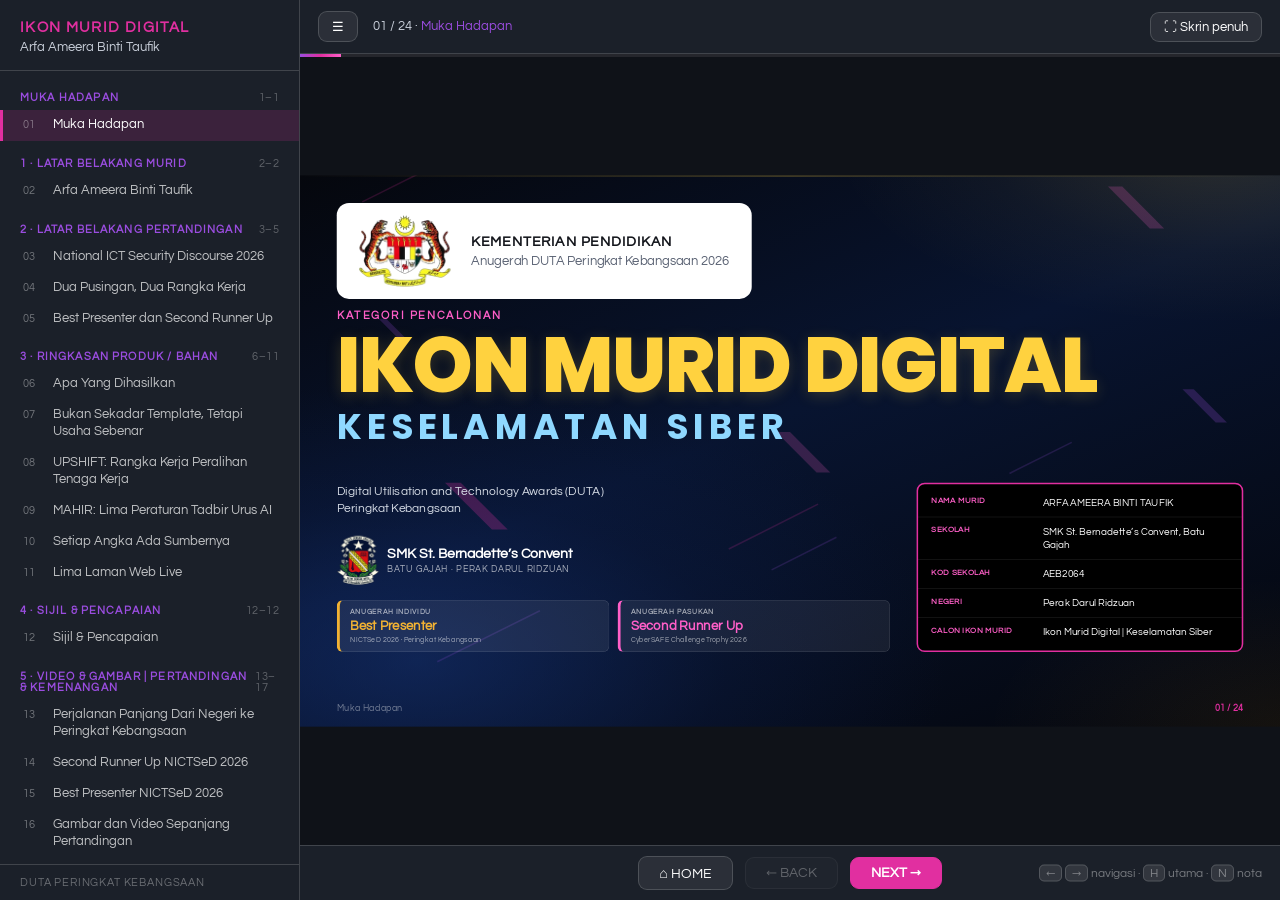
<file: index.html>
<!doctype html>
<html lang="ms">
<head>
<meta charset="utf-8">
<meta name="viewport" content="width=device-width,initial-scale=1,viewport-fit=cover">
<meta name="robots" content="noindex,nofollow,noarchive">
<title>Ikon Murid Digital &middot; Arfa Ameera Binti Taufik</title>
<meta name="description" content="Pencalonan Ikon Murid Digital, Anugerah DUTA Peringkat Kebangsaan. Arfa Ameera Binti Taufik, SMK St. Bernadette's Convent, Perak. 24 slide merangkumi rangka kerja UPSHIFT dan MAHIR serta pencapaian Best Presenter dan Second Runner Up NICTSeD 2026.">
<meta property="og:type" content="website">
<meta property="og:url" content="https://brotaufik.github.io/ikon-murid-digital/">
<meta property="og:title" content="Ikon Murid Digital &middot; Arfa Ameera Binti Taufik">
<meta property="og:description" content="Pencalonan Ikon Murid Digital, Anugerah DUTA Peringkat Kebangsaan. SMK St. Bernadette's Convent, Perak Darul Ridzuan.">
<meta property="og:site_name" content="Ikon Murid Digital">
<meta property="og:locale" content="ms_MY">
<meta property="og:image" content="https://brotaufik.github.io/ikon-murid-digital/og-ikon-v5.jpg">
<meta property="og:image:secure_url" content="https://brotaufik.github.io/ikon-murid-digital/og-ikon-v5.jpg">
<meta property="og:image:type" content="image/jpeg">
<meta property="og:image:width" content="1200">
<meta property="og:image:height" content="630">
<meta property="og:image:alt" content="Pencalonan Ikon Murid Digital, Arfa Ameera Binti Taufik, SMK St. Bernadette&#39;s Convent, Best Presenter dan Second Runner Up NICTSeD 2026">
<meta name="twitter:card" content="summary_large_image">
<meta name="twitter:title" content="Ikon Murid Digital &middot; Arfa Ameera Binti Taufik">
<meta name="twitter:description" content="Pencalonan Ikon Murid Digital, Anugerah DUTA Peringkat Kebangsaan. Best Presenter dan Second Runner Up NICTSeD 2026.">
<meta name="twitter:image" content="https://brotaufik.github.io/ikon-murid-digital/og-ikon-v5.jpg">
<meta name="twitter:image:alt" content="Kad pencalonan Ikon Murid Digital">
<link rel="preconnect" href="https://fonts.googleapis.com">
<link rel="preconnect" href="https://fonts.gstatic.com" crossorigin>
<link href="https://fonts.googleapis.com/css2?family=Questrial&family=Poppins:wght@300;400;500;600;700;800;900&display=swap" rel="stylesheet">
<style>*{box-sizing:border-box;margin:0;padding:0}
:root{
  --bg:#313842;--bg2:#272d36;--ink:#ffffff;--body:#14161C;--muted:#C9CFDA;
  --mag:#E12FA0;--vio:#9B4DE0;--pink:#FF5FC8;--cyan:#3FC9E0;--amber:#F2B233;--green:#3FCB8E;
  --panel:#ffffff;--line:rgba(255,255,255,.16);--sbbg:#1B2029;
  --f:'Century Gothic','URW Gothic','Questrial','Poppins','Trebuchet MS',sans-serif;
}
html,body{height:100%;background:#14161C;font-family:var(--f);color:var(--ink);overflow:hidden;overscroll-behavior:none}
kbd{background:rgba(255,255,255,.1);border:1px solid var(--line);border-radius:5px;padding:1px 6px;font-size:12px;font-family:var(--f)}

#app{display:grid;grid-template-columns:300px 1fr;grid-template-rows:minmax(0,1fr);height:100vh;height:100dvh;transition:grid-template-columns .22s ease}
#app.nosb{grid-template-columns:0 1fr}

/* ---------- sidebar ---------- */
#sb{background:var(--sbbg);border-right:1px solid var(--line);display:flex;flex-direction:column;overflow:hidden;visibility:visible}
#app.nosb #sb{visibility:hidden;width:0}
.sb-hd{padding:20px 20px 16px;border-bottom:1px solid var(--line)}
.sb-t{font-size:15px;font-weight:700;letter-spacing:.09em;color:var(--mag)}
.sb-s{font-size:13px;color:var(--muted);margin-top:5px}
#nav{flex:1;overflow-y:auto;padding:10px 0 20px}
#nav::-webkit-scrollbar{width:7px}#nav::-webkit-scrollbar-thumb{background:rgba(255,255,255,.14);border-radius:4px}
.ncl{margin-bottom:6px}
.nch{padding:11px 20px 7px;font-size:10.5px;letter-spacing:.11em;text-transform:uppercase;color:var(--vio);font-weight:700;display:flex;justify-content:space-between;align-items:center}
.ncc{color:rgba(255,255,255,.3);font-weight:400;letter-spacing:.04em}
#nav ul{list-style:none}
#nav li{display:flex;gap:10px;align-items:baseline;padding:7px 20px;font-size:12.5px;color:rgba(255,255,255,.72);cursor:pointer;border-left:3px solid transparent;line-height:1.35}
#nav li:hover{background:rgba(255,255,255,.05);color:#fff}
#nav li.on{background:rgba(225,47,160,.16);border-left-color:var(--mag);color:#fff}
.nn{font-size:10.5px;color:rgba(255,255,255,.38);flex:0 0 20px}
.nt{flex:1}
.sb-ft{padding:12px 20px;border-top:1px solid var(--line);font-size:10.5px;letter-spacing:.08em;color:rgba(255,255,255,.35);text-transform:uppercase}

/* ---------- chrome ---------- */
#main{display:flex;flex-direction:column;min-width:0;min-height:0;overflow:hidden;background:#14161C;position:relative}
.bar{flex:0 0 auto;display:flex;align-items:center;gap:9px;padding:11px 18px;border-bottom:1px solid var(--line);background:#1B2029}
.btn{background:rgba(255,255,255,.07);border:1px solid var(--line);color:#fff;border-radius:9px;padding:7px 13px;font-size:13px;font-family:var(--f);cursor:pointer;white-space:nowrap}
.btn:hover{background:rgba(255,255,255,.14);border-color:var(--mag)}
.btn:disabled{opacity:.3;cursor:default}
.btn:disabled:hover{background:rgba(255,255,255,.07);border-color:var(--line)}
#next{background:var(--mag);border-color:var(--mag);font-weight:600}
#next:hover{background:var(--pink);border-color:var(--pink)}
#next:disabled{background:rgba(255,255,255,.07);border-color:var(--line)}
.now{font-size:12.5px;color:var(--muted);margin-left:6px}
#sect{color:var(--vio)}
.spacer{flex:1}
.prog{flex:0 0 auto;height:3px;background:rgba(255,255,255,.07)}
.prog-f{height:100%;background:linear-gradient(90deg,var(--vio),var(--mag),var(--pink));width:0;transition:width .25s ease}
.hint{flex:0 0 auto;padding:8px 18px;font-size:11.5px;color:rgba(255,255,255,.4);border-top:1px solid var(--line);background:#1B2029;text-align:center}
#notes{display:none;flex:0 0 auto;max-height:26vh;overflow-y:auto;padding:14px 20px;background:#0F1218;border-top:1px solid var(--line)}
#notes.on{display:block}
.nt-h{font-size:10.5px;letter-spacing:.11em;text-transform:uppercase;color:var(--amber);margin-bottom:7px;font-weight:700}
#nt-b{font-size:14px;line-height:1.55;color:var(--muted)}

/* ---------- stage ---------- */
#stage{flex:1 1 0;min-height:0;position:relative;overflow:hidden;background:#0F1218}
/* Absolutely centred and scaled from JS. Its 1920x1080 layout box must never size the stage:
   as a flex child it did, which on phones made the stage 1080px tall and pushed the slide off screen. */
#frame{position:absolute;left:50%;top:50%;width:1920px;height:1080px;transform-origin:center center;transform:translate(-50%,-50%) scale(.2)}
#zoneBack,#zoneFwd{position:absolute;top:0;bottom:0;width:6%;z-index:5;cursor:pointer}
#zoneBack{left:0}#zoneFwd{right:0}

.slide{position:absolute;inset:0;display:none;overflow:hidden;
  background:
    radial-gradient(ellipse 60% 50% at 94% -6%,rgba(255,210,63,.15) 0%,rgba(255,210,63,.04) 40%,rgba(255,210,63,0) 66%),
    radial-gradient(ellipse 75% 70% at 12% 88%,rgba(22,52,120,.55) 0%,rgba(14,34,84,.25) 42%,rgba(10,20,50,0) 72%),
    radial-gradient(ellipse 50% 45% at 100% 100%,rgba(242,178,51,.07) 0%,rgba(242,178,51,0) 60%),
    linear-gradient(158deg,#05070D 0%,#081430 46%,#04060C 100%)}
.slide::before{content:"";position:absolute;left:0;right:0;top:0;height:2px;background:linear-gradient(90deg,rgba(255,210,63,0),rgba(255,210,63,.55) 50%,rgba(255,210,63,0));pointer-events:none;z-index:1}
.slide.on{display:block}
.shards{position:absolute;inset:0;width:100%;height:100%;pointer-events:none}
.inner{position:absolute;inset:0;padding:64px 72px 74px;display:flex;flex-direction:column;z-index:2}
.sfoot{position:absolute;left:72px;right:72px;bottom:26px;display:flex;justify-content:space-between;font-size:17px;color:rgba(255,255,255,.42);letter-spacing:.05em;z-index:3}
.sf-r{color:var(--mag);font-weight:600}

.kicker{font-size:22px;letter-spacing:.15em;text-transform:uppercase;color:var(--pink);font-weight:700;margin-bottom:12px}
.slide h1{font-size:54px;line-height:1.14;font-weight:700;color:#FFD23F;margin-bottom:26px;letter-spacing:-.01em}

.lead{font-size:26px;line-height:1.5;color:#E8ECF3;margin-bottom:22px;font-weight:300}
.muted{color:rgba(255,255,255,.55)}
.note{font-size:19px;line-height:1.5;color:#D6DCE6;background:rgba(255,255,255,.06);border-left:5px solid var(--vio);padding:15px 20px;border-radius:0 10px 10px 0;margin-top:18px;font-weight:300}
.note b{font-weight:700;color:#fff}
.ttl{font-size:17px;letter-spacing:.11em;text-transform:uppercase;color:var(--cyan);font-weight:700;margin:20px 0 12px}
.ttl:first-child{margin-top:0}
.punch{font-size:28px;font-weight:700;color:var(--amber);margin-top:22px;line-height:1.3}

.two{display:flex;gap:44px;flex:1;min-height:0}
.two .col{flex:1 1 0;min-width:0;display:flex;flex-direction:column}

/* ---------- bullets ---------- */
.bls{display:flex;flex-direction:column;gap:14px;margin-top:6px}
.bl{display:flex;gap:15px;align-items:flex-start}
.blm{flex:0 0 11px;height:11px;border-radius:3px;margin-top:9px}
.blt{font-size:21px;line-height:1.48;color:#E8ECF3;font-weight:300}
.blt b{font-weight:700;color:#fff}

/* ---------- stat cards ---------- */
.scrow{display:flex;gap:16px;margin-bottom:18px}
.sc{flex:1 1 0;background:rgba(255,255,255,.07);border:1px solid var(--line);border-left:6px solid;border-radius:12px;padding:18px 20px;min-width:0}
.scv{font-size:40px;font-weight:700;line-height:1.05;letter-spacing:-.02em}
.scl{font-size:14px;letter-spacing:.1em;text-transform:uppercase;color:#fff;font-weight:700;margin-top:8px}
.scs{font-size:15px;color:rgba(255,255,255,.62);margin-top:5px;line-height:1.35;font-weight:300}

/* ---------- table ---------- */
.tb{width:100%;border-collapse:collapse;background:rgba(255,255,255,.05);border-radius:10px;overflow:hidden}
.tb th{background:rgba(225,47,160,.24);color:#fff;font-size:16px;letter-spacing:.07em;text-transform:uppercase;text-align:left;padding:13px 18px;font-weight:700;border-bottom:2px solid var(--mag)}
.tb td{padding:12px 18px;font-size:19px;line-height:1.4;color:#E8ECF3;border-bottom:1px solid rgba(255,255,255,.09);font-weight:300;vertical-align:top}
.tb tbody tr:last-child td{border-bottom:none}
.tb tbody tr:nth-child(even){background:rgba(255,255,255,.035)}
.tb td b{font-weight:700;color:#fff}

/* ---------- bars ---------- */
.barrow{display:flex;align-items:center;gap:16px;margin-bottom:13px}
.blab{flex:0 0 40%;font-size:17px;color:#E8ECF3;line-height:1.3;font-weight:300}
.blab .sub{font-size:13.5px;color:rgba(255,255,255,.45);margin-top:3px}
.btrack{flex:1 1 0;height:24px;background:rgba(255,255,255,.09);border-radius:6px;overflow:hidden}
.bfill{height:100%;border-radius:6px}
.bval{flex:0 0 130px;text-align:right;font-size:20px;font-weight:700}

/* ---------- dot grid ---------- */
.dotgrid{display:grid;gap:5px;margin:10px 0}
.dot{display:block;width:100%;aspect-ratio:1;border-radius:2px}
.dotleg{display:flex;gap:26px;font-size:15px;color:rgba(255,255,255,.62);margin-top:8px}
.dk{display:inline-block;width:12px;height:12px;border-radius:3px;margin-right:7px;vertical-align:-1px}

/* ---------- framework letters ---------- */
.lrows{display:flex;flex-direction:column;gap:12px;margin-top:4px}
.lrow{display:flex;gap:17px;align-items:center;background:rgba(255,255,255,.05);border:1px solid var(--line);border-radius:12px;padding:12px 16px}
.lbadge{flex:0 0 52px;height:52px;border-radius:11px;display:flex;align-items:center;justify-content:center;font-size:28px;font-weight:700;color:#0F1218}
.lbody{min-width:0}
.lname{font-size:21px;font-weight:700;line-height:1.2}
.ldesc{font-size:17px;color:rgba(255,255,255,.72);margin-top:4px;line-height:1.35;font-weight:300}

/* ---------- journey ---------- */
.journey{display:flex;align-items:stretch;gap:16px;flex:1;min-height:0}
.jstep{flex:1 1 0;display:flex;flex-direction:column;gap:14px;min-width:0}
.jnum{width:48px;height:48px;border-radius:50%;display:flex;align-items:center;justify-content:center;font-size:24px;font-weight:700;color:#0F1218}
.jcard{flex:1;background:rgba(255,255,255,.06);border:1px solid var(--line);border-radius:14px;padding:22px 24px}
.jcard.jwin{background:rgba(63,203,142,.12);border-color:rgba(63,203,142,.45)}
.jtag{font-size:14px;letter-spacing:.1em;text-transform:uppercase;font-weight:700;margin-bottom:9px}
.jt{font-size:27px;font-weight:700;color:#fff;line-height:1.2;margin-bottom:11px}
.jd{font-size:18px;line-height:1.5;color:#D6DCE6;font-weight:300}
.jd b{font-weight:700;color:#fff}
.jm{display:flex;flex-wrap:wrap;gap:8px;margin-top:14px}
.jm span{font-size:13.5px;background:rgba(255,255,255,.1);border:1px solid var(--line);border-radius:20px;padding:4px 12px;color:rgba(255,255,255,.8)}
.jarrow{align-self:center;font-size:34px;color:rgba(255,255,255,.28)}

/* ---------- awards ---------- */
.award{display:flex;gap:28px;margin-bottom:26px;flex:1;min-height:0}
.aw{flex:1 1 0;border-radius:18px;padding:36px 38px;display:flex;flex-direction:column;justify-content:center;border:2px solid}
.aw-gold{background:linear-gradient(135deg,rgba(242,178,51,.22),rgba(242,178,51,.06));border-color:rgba(242,178,51,.6)}
.aw-mag{background:linear-gradient(135deg,rgba(225,47,160,.22),rgba(155,77,224,.08));border-color:rgba(225,47,160,.6)}
.awt{font-size:16px;letter-spacing:.14em;text-transform:uppercase;color:rgba(255,255,255,.7);font-weight:700}
.awn{font-size:62px;font-weight:700;line-height:1.05;margin:14px 0 16px;letter-spacing:-.02em}
.aw-gold .awn{color:var(--amber)}
.aw-mag .awn{color:var(--pink)}
.awd{font-size:19px;line-height:1.45;color:#D6DCE6;font-weight:300}

/* ---------- sites ---------- */
.sites{display:grid;grid-template-columns:repeat(3,1fr);gap:18px;flex:1;min-height:0}
.site{background:rgba(255,255,255,.06);border:1px solid var(--line);border-radius:14px;overflow:hidden;display:flex;flex-direction:column}
.sh{padding:11px 18px;font-size:15px;letter-spacing:.1em;font-weight:700;color:#0F1218}
.sb{padding:18px;flex:1}
.su{font-size:17px;color:var(--cyan);margin-bottom:10px;word-break:break-all;font-weight:500}
.sd{font-size:17px;line-height:1.45;color:#D6DCE6;font-weight:300}
.site-doc .su{color:var(--green)}

/* ---------- dropzone ---------- */
.drop{flex:1;border:3px dashed rgba(255,255,255,.26);border-radius:16px;display:flex;flex-direction:column;align-items:center;justify-content:center;background:rgba(255,255,255,.035);min-height:250px;padding:30px}
.dropi{font-size:52px;color:rgba(255,255,255,.26);line-height:1}
.dropl{font-size:23px;color:rgba(255,255,255,.72);margin-top:14px;font-weight:500;text-align:center}
.drops{font-size:17px;color:rgba(255,255,255,.44);margin-top:7px;text-align:center;font-weight:300}

/* ---------- QR ---------- */
.qrrow{display:flex;gap:18px;margin-bottom:20px}
.qrcard{flex:1 1 0;background:#fff;border-radius:14px;padding:16px;text-align:center;min-width:0}
.qrbox{width:100%;aspect-ratio:1;display:block}
.qrbox svg{width:100%;height:100%;display:block}
.qrcap{font-size:17px;font-weight:700;color:var(--body);margin-top:11px;line-height:1.2}
.qrnote{font-size:13px;color:#5A6273;margin-top:4px;word-break:break-all}

/* ---------- cover ---------- */
.l-cover .inner{padding:54px 72px 74px}
.cover{display:flex;flex-direction:column;height:100%}
.cov-logos{display:flex;align-items:center;gap:40px;background:#fff;border-radius:24px;padding:24px 44px;align-self:flex-start}
.cov-logos img{height:140px;width:auto;display:block}
.cov-min{color:var(--body);line-height:1.25}
.cov-min b{display:block;font-size:28px;letter-spacing:.04em}
.cov-min span{display:block;font-size:25px;color:#5A6273;margin-top:6px}
.cov-rule{width:1px;height:58px;background:#D5DAE3}
.cov-main{flex:1;display:flex;gap:52px;align-items:center;min-height:0}
.cov-left{flex:1 1 0;min-width:0}
.cov-kat{font-size:21px;letter-spacing:.2em;color:var(--pink);font-weight:700}
/* one line, heavy, yellow; Poppins named first so the weight is real, not a faux bold of Questrial */
.cov-head{margin-top:22px}
.slide h1.cov-h1{font-family:'Poppins',var(--f);font-size:150px;line-height:1;font-weight:800;margin:12px 0 0;letter-spacing:-.02em;
  color:#FFD23F;white-space:nowrap;text-shadow:0 6px 30px rgba(255,210,63,.18)}
.cov-h2{font-family:'Poppins',var(--f);font-size:70px;line-height:1.1;font-weight:700;letter-spacing:.14em;color:#8FD8FF;margin-top:6px;white-space:nowrap}
.cov-sub{font-size:24px;line-height:1.4;color:#D6DCE6;font-weight:300}
.cov-school{display:flex;align-items:center;gap:16px;margin-top:36px}
.cov-school img{height:96px;width:auto;display:block}
.cov-sn{font-size:27px;font-weight:700;color:#fff;line-height:1.15}
.cov-ss{font-size:17px;letter-spacing:.1em;text-transform:uppercase;color:rgba(255,255,255,.66);margin-top:5px}
.cov-right{flex:0 0 640px}
.idcard{background:#000;border:3px solid var(--mag);border-radius:16px;padding:8px 0}
.idrow{display:flex;gap:18px;padding:15px 26px;border-bottom:1px solid rgba(255,255,255,.14)}
.idrow:last-child{border-bottom:none}
.idk{flex:0 0 200px;font-size:15px;letter-spacing:.08em;text-transform:uppercase;color:var(--pink);font-weight:700;padding-top:2px}
.idv{flex:1;font-size:20px;color:#fff;font-weight:500;line-height:1.3;min-width:0}
.idv-todo{color:var(--amber);border-bottom:2px dashed rgba(242,178,51,.55);display:inline-block}

/* ---------- close ---------- */
.l-close .inner{justify-content:center}
.close{display:flex;gap:60px;align-items:center}
.cl-left{flex:1 1 0;min-width:0}
.cl-k{font-size:22px;letter-spacing:.2em;color:var(--pink);font-weight:700}
.cl-h{font-size:82px;line-height:1.05;font-weight:700;margin:16px 0 20px;letter-spacing:-.025em;
  color:#FFD23F;-webkit-text-fill-color:#FFD23F}
.cl-s{font-size:25px;line-height:1.4;color:#D6DCE6;font-weight:300}
.cl-right{flex:0 0 360px}

/* ---------- responsive chrome ---------- */
@media (max-width:1100px){
  #app{grid-template-columns:0 1fr}
  #sb{visibility:hidden;width:0}
  #app.showsb{grid-template-columns:270px 1fr}
  #app.showsb #sb{visibility:visible;width:auto}
}
@media (max-width:760px){
  .bar{gap:6px;padding:9px 11px;flex-wrap:nowrap;overflow:hidden}
  .now{display:none}
  .btn .lb{display:none}
  #full{display:none}
  .hint{display:none}
}
/* phone held upright: the 16:9 slide is small, so say how to see it larger */
#rot{display:none}
@media (max-width:760px) and (orientation:portrait){
  #rot{display:block;flex:0 0 auto;padding:10px 14px calc(10px + env(safe-area-inset-bottom));text-align:center;
    font-size:13px;color:rgba(255,255,255,.62);background:#1B2029;border-top:1px solid var(--line)}
  #rot b{color:#fff}
}

/* ---------- cover achievement strip ---------- */
.cov-win{display:flex;gap:16px;margin-top:30px}
.cw{flex:1 1 0;background:rgba(255,255,255,.07);border:1px solid var(--line);border-left:6px solid;border-radius:12px;padding:15px 20px}
.cw .cwt{font-size:13px;letter-spacing:.13em;text-transform:uppercase;color:rgba(255,255,255,.62);font-weight:700}
.cw .cwv{font-size:26px;font-weight:700;line-height:1.15;margin-top:6px}
.cw .cws{font-size:14.5px;color:rgba(255,255,255,.6);margin-top:5px;font-weight:300}

/* ---------- close chips ---------- */
.cl-chips{display:flex;flex-wrap:wrap;gap:12px;margin-top:28px}
.cl-chips span{font-size:18px;padding:9px 18px;border-radius:26px;border:1px solid var(--line);background:rgba(255,255,255,.07);color:#E8ECF3}
.cl-chips b{font-weight:700;color:#fff}

/* ---------- competition photo row ---------- */
.prow{display:flex;gap:40px;flex:1;min-height:0}
.pfig{flex:0 0 auto;display:flex;flex-direction:column;align-items:center;margin:0;min-height:0}
.pfig img{display:block;height:640px;width:auto;border-radius:14px;border:3px solid rgba(255,255,255,.22);
  box-shadow:0 18px 50px rgba(0,0,0,.45)}
.pfig figcaption{font-size:17px;color:rgba(255,255,255,.72);margin-top:13px;text-align:center;
  font-weight:300;max-width:480px;line-height:1.35}
.pfig figcaption b{color:#fff;font-weight:700}
.pside{flex:1 1 0;min-width:0;display:flex;flex-direction:column;gap:18px}
.acheque{background:linear-gradient(135deg,rgba(242,178,51,.22),rgba(242,178,51,.06));
  border:2px solid rgba(242,178,51,.6);border-radius:16px;padding:22px 26px}
.aq-t{font-size:14px;letter-spacing:.14em;text-transform:uppercase;color:rgba(255,255,255,.7);font-weight:700}
.aq-n{font-size:42px;font-weight:700;color:var(--amber);line-height:1.1;margin:8px 0 6px;letter-spacing:-.01em}
.aq-v{font-size:34px;font-weight:700;color:#fff;line-height:1.1}
.aq-s{font-size:16px;color:rgba(255,255,255,.66);margin-top:10px;line-height:1.4;font-weight:300}
.pside .drop{min-height:170px}

/* ---------- montage video cards ---------- */
.vcard{flex:1;display:flex;flex-direction:column;background:rgba(255,255,255,.06);
  border:1px solid var(--line);border-radius:16px;padding:22px 24px;min-height:0}
.vtag{font-size:14px;letter-spacing:.12em;text-transform:uppercase;font-weight:700}
.vt{font-size:30px;font-weight:700;color:#fff;line-height:1.15;margin:7px 0 15px}
.vplay{width:100%;height:auto;display:block;border-radius:11px;background:#05070c;
  border:1px solid rgba(255,255,255,.14);aspect-ratio:16/9;object-fit:cover}
.vmeta{display:flex;flex-wrap:wrap;gap:9px;margin-top:14px}
.vmeta span{font-size:14px;background:rgba(255,255,255,.1);border:1px solid var(--line);
  border-radius:20px;padding:4px 13px;color:rgba(255,255,255,.82)}
.vdesc{font-size:18px;line-height:1.5;color:#D6DCE6;margin-top:14px;font-weight:300}
.vdesc b{font-weight:700;color:#fff}

/* ---------- certificate evidence slides ---------- */
.crow{display:flex;gap:40px;flex:1;min-height:0}
.cfig{flex:0 0 auto;display:flex;flex-direction:column;margin:0;min-height:0}
.cfig img{display:block;height:600px;width:auto;border-radius:12px;
  border:3px solid rgba(255,255,255,.22);box-shadow:0 18px 50px rgba(0,0,0,.45)}
.cfig figcaption{font-size:17px;color:rgba(255,255,255,.72);margin-top:13px;
  font-weight:300;line-height:1.35;max-width:800px}
.cfig figcaption b{color:#fff;font-weight:700}
.cside{flex:1 1 0;min-width:0;display:flex;flex-direction:column;gap:18px}
.cmini{margin:0;display:flex;gap:16px;align-items:center;background:rgba(255,255,255,.06);
  border:1px solid var(--line);border-radius:14px;padding:14px 16px}
.cmini img{flex:0 0 auto;height:230px;width:auto;border-radius:9px;
  border:1px solid rgba(255,255,255,.2);display:block}
.cmini figcaption{font-size:17px;color:rgba(255,255,255,.72);font-weight:300;line-height:1.4}

/* ---------- competition logo band on a content slide ---------- */
.slide-logos{display:flex;align-items:center;gap:30px;background:#fff;border-radius:14px;
  padding:16px 28px;align-self:flex-start;margin-bottom:22px}
/* 96px keeps the smallest line on the NICTSeD mark ("CyberSAFE Challenge Trophy
   2026") at ~19px in design units, which survives the deck's fit-to-screen
   scale and stays readable. It measured 25/126 of the source image height. */
.slide-logos img{height:96px;width:auto;display:block}

/* ---------- clickable site cards and QR cards ---------- */
a.site-link,a.qrcard{text-decoration:none;color:inherit;display:flex;flex-direction:column;cursor:pointer;
  transition:transform .15s ease,border-color .15s ease,box-shadow .15s ease}
a.qrcard{display:block}
a.site-link:hover,a.site-link:focus-visible{transform:translateY(-4px);border-color:var(--cyan);
  box-shadow:0 14px 34px rgba(0,0,0,.4);outline:none}
a.qrcard:hover,a.qrcard:focus-visible{transform:translateY(-4px);box-shadow:0 14px 34px rgba(0,0,0,.45);outline:none}
a.site-link .su{text-decoration:underline;text-decoration-color:rgba(63,201,224,.45);text-underline-offset:4px}
.ext{font-size:.95em;margin-left:4px;color:var(--cyan)}

/* ---------- slide 11: sijil ---------- */
.certs{display:flex;gap:40px;flex:1;min-height:0;align-items:flex-start}
.cinfo{flex:1 1 0;min-width:0}
a.cert{flex:0 0 auto;display:flex;flex-direction:column;align-items:center;text-decoration:none;color:inherit}
a.cert img{display:block;height:700px;width:auto;border-radius:10px;border:1px solid rgba(255,255,255,.22);
  box-shadow:0 18px 44px rgba(0,0,0,.45);transition:transform .18s ease,box-shadow .18s ease}
a.cert:hover img{transform:translateY(-5px);box-shadow:0 24px 54px rgba(0,0,0,.55)}
a.cert .cc{font-size:17px;line-height:1.35;margin-top:14px;color:rgba(255,255,255,.72);text-align:center}
a.cert .cc b{color:#fff;font-size:20px}

/* ---------- slide: gambar dan video sepanjang pertandingan ---------- */
.gv{display:flex;flex-direction:column;gap:28px;flex:1;min-height:0}
.gv-top{display:flex;gap:40px;align-items:flex-start}
.gv-media{flex:0 0 680px;margin:0;display:flex;flex-direction:column;min-width:0}
.gv-tag{font-size:14px;letter-spacing:.12em;text-transform:uppercase;font-weight:700;margin-bottom:10px}
.gv-v,.gv-yt{width:680px;height:383px;display:block;border-radius:12px;background:#05070c;
  border:1px solid rgba(255,255,255,.16);box-shadow:0 14px 36px rgba(0,0,0,.4);overflow:hidden}
.gv-v{object-fit:contain}
.gv-yt iframe{width:100%;height:100%;border:0;display:block}
.gv-media figcaption{font-size:16px;color:rgba(255,255,255,.72);margin-top:11px;line-height:1.35}
.gv-media figcaption b{color:#fff}
.gv-qr{flex:1 1 0;min-width:0;display:flex;flex-direction:column;align-items:flex-start}
/* same top and same height as the two 680x383 players beside it */
.gv-qr a.qrcard{height:383px;width:300px;flex:0 0 auto;display:flex;flex-direction:column;align-items:center;justify-content:center;padding:18px}
.gv-qr .qrbox{width:262px;flex:0 0 auto}
.gv-bot{display:flex;gap:24px;align-items:flex-start}
a.gv-ph{flex:0 0 auto;display:flex;flex-direction:column;text-decoration:none;color:inherit;width:293px}
a.gv-ph img{width:293px;height:220px;object-fit:cover;display:block;border-radius:10px;
  border:1px solid rgba(255,255,255,.2);box-shadow:0 12px 30px rgba(0,0,0,.4);transition:transform .18s ease}
a.gv-ph:hover img{transform:translateY(-4px)}
a.gv-ph span{font-size:15px;line-height:1.35;color:rgba(255,255,255,.72);margin-top:9px}
a.gv-ph span b{color:#fff}
.gv-info{flex:1 1 0;min-width:0;padding-left:16px}

/* phone held sideways: every pixel of height goes to the slide */
@media (max-height:500px) and (orientation:landscape){
  .bar{padding:5px 10px;gap:6px}
  .btn{padding:4px 10px;font-size:12px}
  .hint{display:none}
  #rot{display:none}
}

/* ---------- slide 18: video kemahiran digital ---------- */
.kv{display:flex;flex-direction:column;align-items:flex-start}
.kv-v{width:720px;height:405px;display:block;border-radius:12px;background:#05070c;object-fit:contain;
  border:1px solid rgba(255,255,255,.16);box-shadow:0 14px 36px rgba(0,0,0,.4)}
.kv .vmeta{margin-top:12px}

/* ---------- slide: dari kod ke idea ---------- */
.kod{display:grid;grid-template-columns:930px 1fr;gap:40px;align-items:start}
.kd-studio{background:#10131A;border:1px solid rgba(255,255,255,.14);border-radius:16px;overflow:hidden;box-shadow:0 22px 60px rgba(0,0,0,.45)}
.kd-bar{height:42px;display:flex;align-items:center;gap:9px;padding:0 18px;background:#181C25;border-bottom:1px solid rgba(255,255,255,.08)}
.kd-bar .dot{width:12px;height:12px;border-radius:50%}
.kd-fn{font-family:'DejaVu Sans Mono',Menlo,Consolas,monospace;font-size:14px;color:rgba(255,255,255,.55);margin-left:10px}
.kd-live{margin-left:auto;font-size:12px;letter-spacing:.14em;color:#3FCB8E;font-weight:700}
.kd-body{display:flex;gap:22px;padding:22px 22px 26px;align-items:center}
.kd-code{flex:1 1 0;min-width:0;font-family:'DejaVu Sans Mono',Menlo,Consolas,monospace;font-size:16.5px;line-height:2.05;color:#D6DCE6;white-space:pre}
.kd-code .k{color:#FF5FC8}.kd-code .s{color:#F2B233}.kd-code .f{color:#3FC9E0}.kd-code .c{color:#6B7385}.kd-code .n{color:#3FCB8E}
.kd-caret{display:inline-block;width:9px;height:18px;background:#FF5FC8;vertical-align:-3px;animation:kdblink 1s steps(1) infinite}
@keyframes kdblink{50%{opacity:0}}
.kd-prev{flex:0 0 288px}
.kd-slide{position:relative;width:288px;height:170px;background:#313842;border-radius:10px;border:1px solid rgba(255,255,255,.14);overflow:hidden}
.kd-b{position:absolute;border-radius:4px;opacity:0}
.kd-cap{font-size:14px;color:rgba(255,255,255,.6);margin-top:10px;line-height:1.35}
.kd-tools{display:grid;grid-template-columns:1fr 1fr;gap:30px}
.kt-h{font-size:15px;letter-spacing:.16em;text-transform:uppercase;font-weight:700;margin-bottom:10px}
.kt ul{list-style:none}
.kt li{padding:9px 0 9px 14px;border-left:3px solid rgba(255,255,255,.14);margin-bottom:6px}
.kt li b{display:block;font-size:19px;color:#fff;font-weight:700;line-height:1.2}
.kt li span{display:block;font-size:14.5px;color:rgba(255,255,255,.66);line-height:1.35;margin-top:2px}
.kpipe{display:flex;align-items:stretch;gap:12px;margin-top:30px}
.kp{flex:1 1 0;background:rgba(255,255,255,.06);border:1px solid rgba(255,255,255,.12);border-top:5px solid;border-radius:12px;padding:14px 18px}
.kp-t{font-size:22px;font-weight:700;letter-spacing:.12em}
.kp-d{font-size:15px;color:rgba(255,255,255,.72);margin-top:5px;line-height:1.35}
.kp-ar{align-self:center;font-size:26px;color:rgba(255,255,255,.35)}
@media (prefers-reduced-motion:reduce){.kd-l,.kd-b{animation:none!important;opacity:1;clip-path:none}}
.kd-note{font-size:17px;line-height:1.5;color:rgba(255,255,255,.72);margin-top:18px;padding-left:14px;border-left:3px solid #FF5FC8}
.kd-note b{color:#fff}

/* slide 19 link card and slide 20 large player */
a.kv-link{display:block;text-decoration:none;color:inherit}
.kv-thumb{position:relative;width:720px;height:405px;border-radius:12px;overflow:hidden;border:1px solid rgba(255,255,255,.16);box-shadow:0 14px 36px rgba(0,0,0,.4)}
.kv-thumb img{width:100%;height:100%;object-fit:cover;display:block;transition:transform .25s ease}
a.kv-link:hover .kv-thumb img{transform:scale(1.03)}
.kv-play{position:absolute;left:50%;top:50%;width:110px;height:110px;margin:-55px 0 0 -55px;border-radius:50%;background:rgba(225,47,160,.92);color:#fff;font-size:44px;display:flex;align-items:center;justify-content:center;padding-left:8px;box-shadow:0 10px 30px rgba(0,0,0,.5)}
.kv-go{margin-top:12px;font-size:18px;font-weight:700;color:#3FCB8E}
.kvbig{display:flex;flex-direction:column;align-items:center}
.kvbig-v{width:1280px;height:720px;display:block;border-radius:14px;background:#05070c;object-fit:contain;border:1px solid rgba(255,255,255,.16);box-shadow:0 24px 70px rgba(0,0,0,.5)}
.kvbig .vmeta{margin-top:14px;justify-content:center}
.klens{display:flex;align-items:center;gap:14px;margin-top:16px;padding:12px 18px;border-radius:12px;background:rgba(63,203,142,.09);border:1px solid rgba(63,203,142,.35);font-size:15.5px;color:rgba(255,255,255,.82)}
.klens b{color:#3FCB8E;letter-spacing:.12em;text-transform:uppercase;font-size:14px;margin-right:6px;white-space:nowrap}
.klens span{padding-left:14px;border-left:2px solid rgba(63,203,142,.4)}
.slens{margin-top:18px;padding:14px 18px;border-radius:12px;background:rgba(63,203,142,.09);border:1px solid rgba(63,203,142,.35);border-left:5px solid #3FCB8E;font-size:17px;line-height:1.5;color:rgba(255,255,255,.8)}
.slens>b:first-child{display:block;color:#3FCB8E;letter-spacing:.12em;text-transform:uppercase;font-size:14px;margin-bottom:6px}
.slens b.h{color:#fff}
/* slide peringkat negeri */
.jn{display:flex;gap:36px;flex:1;min-height:0;align-items:flex-start}
.jn-txt{flex:0 0 600px;min-width:0}
.jn-lead{font-size:22px;line-height:1.55;color:#E8ECF3;font-weight:300;margin-bottom:22px}
.jn-lead b{color:#fff;font-weight:700}.jn-lead b.gold{color:#FFD23F}
.jn-steps{list-style:none;counter-reset:jn;position:relative;padding-left:0}
.jn-steps li{position:relative;padding:0 0 18px 46px;counter-increment:jn}
.jn-steps li::before{content:counter(jn);position:absolute;left:0;top:2px;width:30px;height:30px;border-radius:50%;background:var(--c);color:#10131A;font-weight:800;font-size:16px;display:flex;align-items:center;justify-content:center}
.jn-steps li:not(:last-child)::after{content:"";position:absolute;left:14px;top:36px;bottom:2px;width:2px;background:rgba(255,255,255,.18)}
.jn-steps .jn-d{display:block;font-size:13px;letter-spacing:.14em;text-transform:uppercase;font-weight:700;color:var(--c)}
.jn-steps b{display:block;font-size:22px;color:#FFD23F;margin-top:3px}
.jn-steps .jn-s{display:block;font-size:16px;color:rgba(255,255,255,.66);line-height:1.4;margin-top:3px}
.jn-ph{flex:0 0 640px;display:flex;flex-direction:column;gap:14px}
.jn-row{display:flex;gap:14px}
a.jn-a{position:relative;display:block;border-radius:12px;overflow:hidden;border:1px solid rgba(255,255,255,.18);text-decoration:none;color:#fff;box-shadow:0 14px 40px rgba(0,0,0,.4);transition:transform .2s}
a.jn-a:hover{transform:translateY(-4px)}
a.jn-a img{display:block;width:100%;height:100%;object-fit:cover}
a.jn-a span{position:absolute;left:0;right:0;bottom:0;padding:22px 14px 9px;font-size:14.5px;line-height:1.3;background:linear-gradient(transparent,rgba(0,0,0,.82))}
.jn-big{width:640px;height:410px}.jn-big img{object-position:50% 30%}
.jn-wide{width:426px;height:250px}
.jn-tall{width:200px;height:250px}.jn-tall img{object-position:50% 45%}
a.jn-letter{flex:0 0 auto;display:flex;flex-direction:column;align-items:center;text-decoration:none;color:inherit}
a.jn-letter img{display:block;height:600px;width:auto;border-radius:8px;border:1px solid rgba(255,255,255,.22);box-shadow:0 18px 46px rgba(0,0,0,.5);transition:transform .2s}
a.jn-letter:hover img{transform:translateY(-4px)}
a.jn-letter span{font-size:15px;line-height:1.35;margin-top:12px;color:rgba(255,255,255,.72);text-align:center}
a.jn-letter span b{color:#fff;font-size:17px}
/* slide advokasi */
.adv{display:flex;gap:44px;flex:1;min-height:0;align-items:flex-start}
a.adv-post{flex:0 0 auto;display:flex;flex-direction:column;align-items:center;text-decoration:none;color:inherit}
a.adv-post img{display:block;height:660px;width:auto;border-radius:12px;border:1px solid rgba(255,255,255,.2);box-shadow:0 20px 50px rgba(0,0,0,.5);transition:transform .2s}
a.adv-post:hover img{transform:translateY(-4px)}
a.adv-post span{font-size:15px;color:rgba(255,255,255,.7);margin-top:10px}
a.adv-post span b{color:#fff}
.adv-m{flex:1 1 0;min-width:0;display:flex;flex-direction:column}
.adv-h{display:flex;align-items:center;justify-content:space-between;gap:20px;margin-bottom:10px}
.adv-r{flex:1 1 0;min-width:0;display:flex;flex-direction:column;padding-top:34px}
.adv-v{width:1040px;height:585px;display:block;border-radius:12px;background:#05070c;border:1px solid rgba(255,255,255,.14);box-shadow:0 18px 46px rgba(0,0,0,.45)}
.adv-lead{font-size:19px;line-height:1.45;color:#E8ECF3;font-weight:300;margin:14px 0 12px}
.adv-lead b{color:#fff;font-weight:700}

.adv-pts{display:grid;grid-template-columns:repeat(3,1fr);gap:16px}
.adv-pts div{font-size:15.5px;line-height:1.4;color:rgba(255,255,255,.75);padding:10px 14px;border-left:3px solid #FF5FC8;background:rgba(255,95,200,.06);border-radius:0 8px 8px 0}
.adv-pts b{display:block;color:#FF5FC8;font-size:13px;letter-spacing:.14em;text-transform:uppercase;margin-bottom:3px}
.adv-pts i{font-style:normal;color:#fff;font-weight:700}
/* slide bukti penyebaran */
.dsm{display:flex;gap:44px;flex:1;min-height:0;align-items:flex-start}
.dsm-txt{flex:0 0 560px;min-width:0}
.dsm-lead{font-size:22px;line-height:1.5;color:#E8ECF3;font-weight:300;margin-bottom:18px}
.dsm-lead b{color:#fff;font-weight:700}.dsm-lead b.pk{color:#FF5FC8}
.dsm-stats{display:grid;grid-template-columns:1fr 1fr;gap:14px;margin-bottom:16px}
.dsm-stats div{padding:12px 16px;border-radius:10px;background:rgba(255,255,255,.05);border-left:4px solid var(--c)}
.dsm-stats b{display:block;font-size:20px;color:var(--c)}
.dsm-stats span{display:block;font-size:15px;line-height:1.4;color:rgba(255,255,255,.72);margin-top:3px}
.dsm-stats i{font-style:normal;color:#fff;font-weight:700}
.dsm-note{font-size:14px;color:rgba(255,255,255,.5);margin-top:10px;font-style:italic}
.dsm-ph{flex:1 1 0;display:flex;gap:30px;justify-content:flex-end}
.dsm-gt{font-size:14px;letter-spacing:.13em;text-transform:uppercase;font-weight:700;color:var(--c);margin-bottom:10px;padding-bottom:8px;border-bottom:2px solid var(--c)}
.dsm-row{display:flex;gap:14px}
.dsm-row a{position:relative;display:block;text-decoration:none;transition:transform .2s}
.dsm-row a:hover{transform:translateY(-4px)}
.dsm-row img{display:block;height:590px;width:auto;border-radius:14px;border:1px solid rgba(255,255,255,.2);box-shadow:0 16px 40px rgba(0,0,0,.5)}
.dsm-row i{position:absolute;left:-10px;top:-10px;width:34px;height:34px;border-radius:50%;background:#FFD23F;color:#10131A;font-style:normal;font-weight:800;font-size:17px;display:flex;align-items:center;justify-content:center;z-index:2;box-shadow:0 4px 12px rgba(0,0,0,.4)}
/* ---------- bottom navigation (HOME / BACK / NEXT centred) ---------- */
.nbar{flex:0 0 auto;position:relative;display:flex;justify-content:center;align-items:center;gap:12px;padding:10px 18px;background:#1B2029;border-top:1px solid var(--line)}
.nbar .btn{padding:8px 20px;font-size:14px}
.nbar .hint{position:absolute;right:18px;top:50%;transform:translateY(-50%);padding:0;border:0;background:none;text-align:right}
@media (max-width:1100px){ .nbar .hint{display:none} }
@media (max-width:760px){ .nbar{padding:8px 10px;gap:10px} .nbar .btn{padding:7px 18px;font-size:15px} }
@media (max-height:500px) and (orientation:landscape){ .nbar{padding:4px 10px;gap:8px} .nbar .btn{padding:4px 14px;font-size:13px} }
</style>
</head>
<body>
<div id="app">
  <aside id="sb">
    <div class="sb-hd">
      <div class="sb-t">IKON MURID DIGITAL</div>
      <div class="sb-s">Arfa Ameera Binti Taufik</div>
    </div>
    <div id="nav"><div class="ncl"><div class="nch">Muka Hadapan<span class="ncc">1&ndash;1</span></div><ul><li data-n="1"><span class="nn">01</span><span class="nt">Muka Hadapan</span></li></ul></div><div class="ncl"><div class="nch">1 · Latar Belakang Murid<span class="ncc">2&ndash;2</span></div><ul><li data-n="2"><span class="nn">02</span><span class="nt">Arfa Ameera Binti Taufik</span></li></ul></div><div class="ncl"><div class="nch">2 · Latar Belakang Pertandingan<span class="ncc">3&ndash;5</span></div><ul><li data-n="3"><span class="nn">03</span><span class="nt">National ICT Security Discourse 2026</span></li><li data-n="4"><span class="nn">04</span><span class="nt">Dua Pusingan, Dua Rangka Kerja</span></li><li data-n="5"><span class="nn">05</span><span class="nt">Best Presenter dan Second Runner Up</span></li></ul></div><div class="ncl"><div class="nch">3 · Ringkasan Produk / Bahan<span class="ncc">6&ndash;11</span></div><ul><li data-n="6"><span class="nn">06</span><span class="nt">Apa Yang Dihasilkan</span></li><li data-n="7"><span class="nn">07</span><span class="nt">Bukan Sekadar Template, Tetapi Usaha Sebenar</span></li><li data-n="8"><span class="nn">08</span><span class="nt">UPSHIFT: Rangka Kerja Peralihan Tenaga Kerja</span></li><li data-n="9"><span class="nn">09</span><span class="nt">MAHIR: Lima Peraturan Tadbir Urus AI</span></li><li data-n="10"><span class="nn">10</span><span class="nt">Setiap Angka Ada Sumbernya</span></li><li data-n="11"><span class="nn">11</span><span class="nt">Lima Laman Web Live</span></li></ul></div><div class="ncl"><div class="nch">4 · Sijil &amp; Pencapaian<span class="ncc">12&ndash;12</span></div><ul><li data-n="12"><span class="nn">12</span><span class="nt">Sijil &amp; Pencapaian</span></li></ul></div><div class="ncl"><div class="nch">5 · Video &amp; Gambar | Pertandingan &amp; Kemenangan<span class="ncc">13&ndash;17</span></div><ul><li data-n="13"><span class="nn">13</span><span class="nt">Perjalanan Panjang Dari Negeri ke Peringkat Kebangsaan</span></li><li data-n="14"><span class="nn">14</span><span class="nt">Second Runner Up NICTSeD 2026</span></li><li data-n="15"><span class="nn">15</span><span class="nt">Best Presenter NICTSeD 2026</span></li><li data-n="16"><span class="nn">16</span><span class="nt">Gambar dan Video Sepanjang Pertandingan</span></li><li data-n="17"><span class="nn">17</span><span class="nt">Montaj UPSHIFT dan Montaj MAHIR</span></li></ul></div><div class="ncl"><div class="nch">6 · Perkongsian Ilmu<span class="ncc">18&ndash;20</span></div><ul><li data-n="18"><span class="nn">18</span><span class="nt">Semua Bahan Dikongsi Secara Terbuka</span></li><li data-n="19"><span class="nn">19</span><span class="nt">Dari Pentas Pertandingan ke Kesedaran Awam</span></li><li data-n="20"><span class="nn">20</span><span class="nt">Dari Pentas ke Keluarga dan Rakan Sekelas</span></li></ul></div><div class="ncl"><div class="nch">7 · Kemahiran Digital<span class="ncc">21&ndash;23</span></div><ul><li data-n="21"><span class="nn">21</span><span class="nt">Apa Yang Sebenarnya Dikuasai</span></li><li data-n="22"><span class="nn">22</span><span class="nt">Skala Projek Dalam Nombor</span></li><li data-n="23"><span class="nn">23</span><span class="nt">Sentuhan dan Buah Tangan Calon</span></li></ul></div><div class="ncl"><div class="nch">Penutup<span class="ncc">24&ndash;24</span></div><ul><li data-n="24"><span class="nn">24</span><span class="nt">Penutup</span></li></ul></div></div>
    <div class="sb-ft">DUTA Peringkat Kebangsaan</div>
  </aside>
  <main id="main">
    <div class="bar">
      <button class="btn" id="tg" title="Tunjuk atau sembunyi panel sisi">&#9776;</button>
      <div class="now"><span id="pos">01</span> / 24 &middot; <span id="sect"></span></div>
      <div class="spacer"></div>
      <button class="btn" id="full" title="Skrin penuh">&#9974; <span class="lb">Skrin penuh</span></button>
    </div>
    <div class="prog"><div class="prog-f" id="pf"></div></div>
    <div id="stage">
      <div id="zoneBack" aria-hidden="true"></div>
      <div id="zoneFwd" aria-hidden="true"></div>
      <div id="frame"><section class="slide l-cover" data-n="1"><svg class="shards" viewBox="0 0 1920 1080" aria-hidden="true"><path d="M315 602 l92 92 l-31 0 l-92 -92 z" fill="#E12FA0" opacity="0.26"/><path d="M169 281 l45 45 l-15 0 l-45 -45 z" fill="#9B4DE0" opacity="0.21"/><path d="M960 503 l79 79 l-27 0 l-79 -79 z" fill="#FF5FC8" opacity="0.19"/><path d="M469 116 l69 69 l-23 0 l-69 -69 z" fill="#E12FA0" opacity="0.13"/><path d="M1751 419 l65 65 l-22 0 l-65 -65 z" fill="#9B4DE0" opacity="0.23"/><path d="M1611 22 l82 82 l-28 0 l-82 -82 z" fill="#FF5FC8" opacity="0.2"/><path d="M1517 841 l52 52 l-18 0 l-52 -52 z" fill="#E12FA0" opacity="0.23"/><path d="M269 953 l201 -100" stroke="#9B4DE0" stroke-width="3" fill="none" opacity="0.18"/><path d="M122 52 l126 -63" stroke="#E12FA0" stroke-width="3" fill="none" opacity="0.18"/><path d="M1390 584 l122 -61" stroke="#9B4DE0" stroke-width="3" fill="none" opacity="0.18"/><path d="M840 732 l175 -88" stroke="#E12FA0" stroke-width="3" fill="none" opacity="0.18"/><path d="M924 773 l127 -64" stroke="#9B4DE0" stroke-width="3" fill="none" opacity="0.18"/></svg><div class="inner">
<div class="cover">
  <div class="cov-logos">
    <img src="logo-jata.png" alt="Jata Negara Malaysia">
    <div class="cov-min"><b>KEMENTERIAN PENDIDIKAN</b><span>Anugerah DUTA Peringkat Kebangsaan 2026</span></div>
  </div>
  <div class="cov-head">
    <div class="cov-kat">KATEGORI PENCALONAN</div>
    <h1 class="cov-h1">IKON MURID DIGITAL</h1>
    <div class="cov-h2">KESELAMATAN SIBER</div>
  </div>
  <div class="cov-main">
    <div class="cov-left">
      <div class="cov-sub">Digital Utilisation and Technology Awards (DUTA)<br>Peringkat Kebangsaan</div>
      <div class="cov-school">
        <img src="logo-sekolah.png" alt="Lambang SMK St. Bernadette's Convent">
        <div><div class="cov-sn">SMK St. Bernadette&rsquo;s Convent</div>
        <div class="cov-ss">Batu Gajah &middot; Perak Darul Ridzuan</div></div>
      </div>
      <div class="cov-win">
        <div class="cw" style="border-left-color:#F2B233">
          <div class="cwt">Anugerah Individu</div>
          <div class="cwv" style="color:#F2B233">Best Presenter</div>
          <div class="cws">NICTSeD 2026 &middot; Peringkat Kebangsaan</div>
        </div>
        <div class="cw" style="border-left-color:#FF5FC8">
          <div class="cwt">Anugerah Pasukan</div>
          <div class="cwv" style="color:#FF5FC8">Second Runner Up</div>
          <div class="cws">CyberSAFE Challenge Trophy 2026</div>
        </div>
      </div>
    </div>
    <div class="cov-right">
      <div class="idcard">
        <div class="idrow"><span class="idk">NAMA MURID</span><span class="idv">ARFA AMEERA BINTI TAUFIK</span></div>
        <div class="idrow"><span class="idk">SEKOLAH</span><span class="idv">SMK St. Bernadette&rsquo;s Convent, Batu Gajah</span></div>
        <div class="idrow"><span class="idk">KOD SEKOLAH</span><span class="idv">AEB2064</span></div>
        <div class="idrow"><span class="idk">NEGERI</span><span class="idv">Perak Darul Ridzuan</span></div>
        <div class="idrow"><span class="idk">CALON IKON MURID</span><span class="idv">Ikon&nbsp;Murid&nbsp;Digital | Keselamatan&nbsp;Siber</span></div>
      </div>
    </div>
  </div>
</div></div><div class="sfoot"><span class="sf-l">Muka Hadapan</span><span class="sf-r">01 / 24</span></div></section><section class="slide " data-n="2"><svg class="shards" viewBox="0 0 1920 1080" aria-hidden="true"><path d="M1807 990 l92 92 l-31 0 l-92 -92 z" fill="#E12FA0" opacity="0.13"/><path d="M213 389 l91 91 l-31 0 l-91 -91 z" fill="#9B4DE0" opacity="0.15"/><path d="M1696 705 l92 92 l-31 0 l-92 -92 z" fill="#FF5FC8" opacity="0.18"/><path d="M1280 237 l76 76 l-26 0 l-76 -76 z" fill="#E12FA0" opacity="0.13"/><path d="M1435 182 l65 65 l-22 0 l-65 -65 z" fill="#9B4DE0" opacity="0.23"/><path d="M1685 760 l93 93 l-32 0 l-93 -93 z" fill="#FF5FC8" opacity="0.3"/><path d="M801 577 l66 66 l-22 0 l-66 -66 z" fill="#E12FA0" opacity="0.21"/><path d="M133 921 l127 -64" stroke="#9B4DE0" stroke-width="3" fill="none" opacity="0.18"/><path d="M805 506 l201 -100" stroke="#E12FA0" stroke-width="3" fill="none" opacity="0.18"/><path d="M838 463 l254 -127" stroke="#9B4DE0" stroke-width="3" fill="none" opacity="0.18"/><path d="M396 603 l165 -82" stroke="#E12FA0" stroke-width="3" fill="none" opacity="0.18"/><path d="M543 266 l126 -63" stroke="#9B4DE0" stroke-width="3" fill="none" opacity="0.18"/></svg><div class="inner"><div class="kicker">Profil Calon</div><h1>Arfa Ameera Binti Taufik</h1>
<div class="two">
  <div class="col">
    <table class="tb"><thead><tr><th style="width:34%">Perkara</th><th style="width:66%">Butiran</th></tr></thead><tbody><tr><td><b>Nama penuh</b></td><td>Arfa Ameera Binti Taufik</td></tr><tr><td><b>No kad pengenalan</b></td><td>100324-14-0308</td></tr><tr><td><b>Sekolah</b></td><td>SMK St. Bernadette&rsquo;s Convent, Batu Gajah</td></tr><tr><td><b>Alamat sekolah</b></td><td>31000 Batu Gajah, Perak Darul Ridzuan</td></tr><tr><td><b>No tel sekolah</b></td><td>05-3661577</td></tr><tr><td><b>No tel ibu / bapa / penjaga</b></td><td>019-388-8053</td></tr><tr><td><b>Kod sekolah</b></td><td>AEB2064</td></tr></tbody></table>
  </div>
  <div class="col">
    <div class="scrow"><div class="sc" style="border-left-color:#E12FA0"><div class="scv" style="color:#E12FA0">2</div><div class="scl">PERTANDINGAN</div><div class="scs">Semi-Final dan Grand Final</div></div><div class="sc" style="border-left-color:#F2B233"><div class="scv" style="color:#F2B233">2</div><div class="scl">ANUGERAH</div><div class="scs">Best Presenter, Second Runner Up</div></div><div class="sc" style="border-left-color:#3FC9E0"><div class="scv" style="color:#3FC9E0">5</div><div class="scl">LAMAN DIGITAL</div><div class="scs">Dibangunkan dan di-deploy</div></div></div>
    <div class="bls"><div class="bl"><span class="blm" style="background:#E12FA0"></span><span class="blt">Mewakili sekolah dan <b>Negeri Perak</b> ke <b>Grand Final NICTSeD 2026</b> peringkat kebangsaan, anjuran CyberSecurity Malaysia</span></div><div class="bl"><span class="blm" style="background:#E12FA0"></span><span class="blt">Membentangkan dua rangka kerja dasar hasil kajian sendiri: <b>UPSHIFT</b> dan <b>MAHIR</b></span></div><div class="bl"><span class="blm" style="background:#E12FA0"></span><span class="blt">Membina dan deploy lima laman web pembentangan menggunakan <b>HTML, CSS, JavaScript dan GitHub Pages</b></span></div><div class="bl"><span class="blm" style="background:#E12FA0"></span><span class="blt">Mengendalikan sistem soalan penonton secara langsung melalui <b>Google Form</b> dan <b>Google Sheets</b></span></div></div>
  </div>
</div></div><div class="sfoot"><span class="sf-l">1 &middot; Latar Belakang Murid</span><span class="sf-r">02 / 24</span></div></section><section class="slide " data-n="3"><svg class="shards" viewBox="0 0 1920 1080" aria-hidden="true"><path d="M527 626 l72 72 l-24 0 l-72 -72 z" fill="#E12FA0" opacity="0.14"/><path d="M1276 505 l78 78 l-27 0 l-78 -78 z" fill="#9B4DE0" opacity="0.22"/><path d="M1280 33 l96 96 l-33 0 l-96 -96 z" fill="#FF5FC8" opacity="0.27"/><path d="M571 584 l52 52 l-18 0 l-52 -52 z" fill="#E12FA0" opacity="0.15"/><path d="M1508 501 l72 72 l-24 0 l-72 -72 z" fill="#9B4DE0" opacity="0.27"/><path d="M1015 426 l78 78 l-27 0 l-78 -78 z" fill="#FF5FC8" opacity="0.27"/><path d="M514 670 l47 47 l-16 0 l-47 -47 z" fill="#E12FA0" opacity="0.28"/><path d="M1131 429 l123 -62" stroke="#9B4DE0" stroke-width="3" fill="none" opacity="0.18"/><path d="M1435 825 l136 -68" stroke="#E12FA0" stroke-width="3" fill="none" opacity="0.18"/><path d="M386 806 l271 -136" stroke="#9B4DE0" stroke-width="3" fill="none" opacity="0.18"/><path d="M147 338 l127 -64" stroke="#E12FA0" stroke-width="3" fill="none" opacity="0.18"/><path d="M1746 916 l188 -94" stroke="#9B4DE0" stroke-width="3" fill="none" opacity="0.18"/></svg><div class="inner"><div class="slide-logos">
      <img src="logo-csm.png" alt="CyberSecurity Malaysia">
      <img src="logo-nictsed.png" alt="NICTSeD, CyberSAFE Challenge Trophy 2026">
    </div><div class="kicker">Apa Itu NICTSeD</div><h1>National ICT Security Discourse 2026</h1>
<div class="two">
  <div class="col">
    <p class="lead">NICTSeD ialah pertandingan wacana dan pembentangan keselamatan siber peringkat kebangsaan untuk murid sekolah menengah, dianjurkan oleh <b>CyberSecurity Malaysia</b> di bawah program CyberSAFE Challenge Trophy.</p>
    <div class="bls"><div class="bl"><span class="blm" style="background:#9B4DE0"></span><span class="blt">Murid diberi satu kes keselamatan siber semasa dan perlu <b>menganalisis, mencadang dasar dan mempertahankannya</b> di hadapan panel juri</span></div><div class="bl"><span class="blm" style="background:#9B4DE0"></span><span class="blt">Dinilai atas kekuatan hujah, ketepatan bukti, keaslian cadangan dan keyakinan penyampaian</span></div><div class="bl"><span class="blm" style="background:#9B4DE0"></span><span class="blt">Pusingan Semi-Final menentukan kelayakan ke <b>Grand Final</b></span></div></div>
  </div>
  <div class="col">
    <table class="tb"><thead><tr><th style="width:28%">Perkara</th><th style="width:72%">Butiran</th></tr></thead><tbody><tr><td><b>Nama pertandingan</b></td><td>National ICT Security Discourse (NICTSeD) 2026 &middot; CyberSAFE Challenge Trophy</td></tr><tr><td><b>Penganjur</b></td><td>CyberSecurity Malaysia</td></tr><tr><td><b>Peringkat</b></td><td>Kebangsaan</td></tr><tr><td><b>Tarikh</b></td><td>6 hingga 11 September 2026</td></tr><tr><td><b>Lokasi Grand Final</b></td><td>Negeri Kelantan</td></tr><tr><td><b>Pasukan</b></td><td>SMK St. Bernadette&rsquo;s Convent, mewakili <b>Negeri Perak</b> (kod sekolah AEB2064)</td></tr><tr><td><b>Pencapaian</b></td><td><b style="color:#F2B233">Best Presenter</b> dan <b style="color:#F2B233">Second Runner Up</b></td></tr></tbody></table>
  </div>
</div>
<div class="scrow"><div class="sc" style="border-left-color:#3FC9E0"><div class="scv" style="color:#3FC9E0">6 hari</div><div class="scl">TEMPOH</div><div class="scs">6 hingga 11 September 2026</div></div><div class="sc" style="border-left-color:#9B4DE0"><div class="scv" style="color:#9B4DE0">2</div><div class="scl">PUSINGAN</div><div class="scs">Semi-Final dan Grand Final</div></div><div class="sc" style="border-left-color:#FF5FC8"><div class="scv" style="color:#FF5FC8">3</div><div class="scl">PASUKAN AKHIR</div><div class="scs">Perak, Kedah dan Selangor</div></div><div class="sc" style="border-left-color:#F2B233"><div class="scv" style="color:#F2B233">2</div><div class="scl">ANUGERAH</div><div class="scs">Individu dan pasukan</div></div></div></div><div class="sfoot"><span class="sf-l">2 &middot; Latar Belakang Pertandingan</span><span class="sf-r">03 / 24</span></div></section><section class="slide " data-n="4"><svg class="shards" viewBox="0 0 1920 1080" aria-hidden="true"><path d="M523 330 l44 44 l-15 0 l-44 -44 z" fill="#E12FA0" opacity="0.25"/><path d="M1020 178 l43 43 l-15 0 l-43 -43 z" fill="#9B4DE0" opacity="0.13"/><path d="M862 582 l96 96 l-33 0 l-96 -96 z" fill="#FF5FC8" opacity="0.17"/><path d="M1607 80 l52 52 l-18 0 l-52 -52 z" fill="#E12FA0" opacity="0.21"/><path d="M777 303 l87 87 l-30 0 l-87 -87 z" fill="#9B4DE0" opacity="0.15"/><path d="M257 288 l51 51 l-17 0 l-51 -51 z" fill="#FF5FC8" opacity="0.29"/><path d="M92 868 l79 79 l-27 0 l-79 -79 z" fill="#E12FA0" opacity="0.27"/><path d="M1699 308 l169 -84" stroke="#9B4DE0" stroke-width="3" fill="none" opacity="0.18"/><path d="M397 347 l194 -97" stroke="#E12FA0" stroke-width="3" fill="none" opacity="0.18"/><path d="M1344 918 l215 -108" stroke="#9B4DE0" stroke-width="3" fill="none" opacity="0.18"/><path d="M237 895 l275 -138" stroke="#E12FA0" stroke-width="3" fill="none" opacity="0.18"/><path d="M751 717 l219 -110" stroke="#9B4DE0" stroke-width="3" fill="none" opacity="0.18"/></svg><div class="inner"><div class="kicker">Perjalanan</div><h1>Dua Pusingan, Dua Rangka Kerja</h1>
<div class="journey">
  <div class="jstep">
    <div class="jnum" style="background:#3FC9E0">1</div>
    <div class="jcard">
      <div class="jtag" style="color:#3FC9E0">SEMI-FINAL</div>
      <div class="jt">The Automated Financial Sector</div>
      <div class="jd">Kes automasi sektor kewangan, menentang pasukan Kelantan dan Johor. Pasukan mengemukakan rangka kerja <b>UPSHIFT</b>, satu model peralihan tenaga kerja yang bertindak awal sebelum pekerjaan terjejas.</div>
      <div class="jm"><span>42 slide</span><span>8 act</span><span>88 halaman sumber</span></div>
    </div>
  </div>
  <div class="jarrow">&rarr;</div>
  <div class="jstep">
    <div class="jnum" style="background:#3FCB8E">2</div>
    <div class="jcard jwin">
      <div class="jtag" style="color:#3FCB8E">MENANG &middot; LAYAK KE GRAND FINAL</div>
      <div class="jt">8 September 2026</div>
      <div class="jd">Mewakili Negeri Perak, pasukan memenangi pusingan Semi-Final dan layak ke Grand Final bersama pasukan dari Kedah dan Selangor.</div>
      <div class="jm"><span>Kelayakan disahkan</span></div>
    </div>
  </div>
  <div class="jarrow">&rarr;</div>
  <div class="jstep">
    <div class="jnum" style="background:#E12FA0">3</div>
    <div class="jcard">
      <div class="jtag" style="color:#E12FA0">GRAND FINAL</div>
      <div class="jt">AI Nation 2030</div>
      <div class="jd">Tema tadbir urus kecerdasan buatan negara. Pasukan memperkenalkan rangka kerja <b>MAHIR</b> sebagai model tadbir urus AI yang menyeimbangkan pembangunan teknologi dengan maruah insan.</div>
      <div class="jm"><span>32 slide</span><span>11 act</span></div>
    </div>
  </div>
</div></div><div class="sfoot"><span class="sf-l">2 &middot; Latar Belakang Pertandingan</span><span class="sf-r">04 / 24</span></div></section><section class="slide " data-n="5"><svg class="shards" viewBox="0 0 1920 1080" aria-hidden="true"><path d="M1315 281 l85 85 l-29 0 l-85 -85 z" fill="#E12FA0" opacity="0.18"/><path d="M1454 985 l91 91 l-31 0 l-91 -91 z" fill="#9B4DE0" opacity="0.25"/><path d="M1125 49 l91 91 l-31 0 l-91 -91 z" fill="#FF5FC8" opacity="0.2"/><path d="M550 684 l41 41 l-14 0 l-41 -41 z" fill="#E12FA0" opacity="0.28"/><path d="M271 400 l68 68 l-23 0 l-68 -68 z" fill="#9B4DE0" opacity="0.28"/><path d="M819 576 l44 44 l-15 0 l-44 -44 z" fill="#FF5FC8" opacity="0.22"/><path d="M66 768 l51 51 l-17 0 l-51 -51 z" fill="#E12FA0" opacity="0.19"/><path d="M432 968 l219 -110" stroke="#9B4DE0" stroke-width="3" fill="none" opacity="0.18"/><path d="M386 810 l138 -69" stroke="#E12FA0" stroke-width="3" fill="none" opacity="0.18"/><path d="M344 662 l278 -139" stroke="#9B4DE0" stroke-width="3" fill="none" opacity="0.18"/><path d="M971 159 l153 -76" stroke="#E12FA0" stroke-width="3" fill="none" opacity="0.18"/><path d="M63 922 l121 -60" stroke="#9B4DE0" stroke-width="3" fill="none" opacity="0.18"/></svg><div class="inner"><div class="kicker">Pencapaian</div><h1>Best Presenter dan Second Runner Up</h1>
<div class="award">
  <div class="aw aw-gold">
    <div class="awt">ANUGERAH INDIVIDU</div>
    <div class="awn">BEST<br>PRESENTER</div>
    <div class="awd">Diberikan kepada Arfa Ameera atas penyampaian terbaik sepanjang Grand Final</div>
  </div>
  <div class="aw aw-mag">
    <div class="awt">ANUGERAH PASUKAN</div>
    <div class="awn">SECOND<br>RUNNER UP</div>
    <div class="awd">Kedudukan ketiga keseluruhan, mewakili Negeri Perak menentang pasukan terbaik dari seluruh negara</div>
  </div>
</div>
<div class="scrow"><div class="sc" style="border-left-color:#3FC9E0"><div class="scv" style="color:#3FC9E0">Kebangsaan</div><div class="scl">PERINGKAT</div><div class="scs">Seluruh Malaysia</div></div><div class="sc" style="border-left-color:#9B4DE0"><div class="scv" style="color:#9B4DE0">6 - 11 Sep 2026</div><div class="scl">TARIKH</div><div class="scs">Tempoh pertandingan</div></div><div class="sc" style="border-left-color:#FF5FC8"><div class="scv" style="color:#FF5FC8">CyberSecurity Malaysia</div><div class="scl">PENGANJUR</div><div class="scs">Agensi di bawah Kementerian Digital</div></div></div></div><div class="sfoot"><span class="sf-l">2 &middot; Latar Belakang Pertandingan</span><span class="sf-r">05 / 24</span></div></section><section class="slide " data-n="6"><svg class="shards" viewBox="0 0 1920 1080" aria-hidden="true"><path d="M1664 607 l90 90 l-31 0 l-90 -90 z" fill="#E12FA0" opacity="0.13"/><path d="M1601 287 l40 40 l-14 0 l-40 -40 z" fill="#9B4DE0" opacity="0.12"/><path d="M1397 620 l68 68 l-23 0 l-68 -68 z" fill="#FF5FC8" opacity="0.29"/><path d="M1544 402 l58 58 l-20 0 l-58 -58 z" fill="#E12FA0" opacity="0.26"/><path d="M598 520 l89 89 l-30 0 l-89 -89 z" fill="#9B4DE0" opacity="0.16"/><path d="M1826 443 l96 96 l-33 0 l-96 -96 z" fill="#FF5FC8" opacity="0.22"/><path d="M1436 116 l50 50 l-17 0 l-50 -50 z" fill="#E12FA0" opacity="0.22"/><path d="M1492 854 l187 -94" stroke="#9B4DE0" stroke-width="3" fill="none" opacity="0.18"/><path d="M1417 852 l276 -138" stroke="#E12FA0" stroke-width="3" fill="none" opacity="0.18"/><path d="M1464 120 l228 -114" stroke="#9B4DE0" stroke-width="3" fill="none" opacity="0.18"/><path d="M747 125 l212 -106" stroke="#E12FA0" stroke-width="3" fill="none" opacity="0.18"/><path d="M1698 449 l184 -92" stroke="#9B4DE0" stroke-width="3" fill="none" opacity="0.18"/></svg><div class="inner"><div class="slide-logos">
      <img src="logo-csm.png" alt="CyberSecurity Malaysia">
      <img src="logo-nictsed.png" alt="NICTSeD, CyberSAFE Challenge Trophy 2026">
    </div><div class="kicker">Gambaran Keseluruhan</div><h1>Apa Yang Dihasilkan</h1>
<div class="two">
  <div class="col">
    <div class="bls"><div class="bl"><span class="blm" style="background:#3FC9E0"></span><span class="blt"><b>Dua rangka kerja dasar</b> hasil kajian sendiri, UPSHIFT dan MAHIR, setiap satu dengan pemilik, tarikh dan metrik yang boleh disemak</span></div><div class="bl"><span class="blm" style="background:#3FC9E0"></span><span class="blt"><b>Dua deck pembentangan interaktif</b> dibina sebagai laman HTML tunggal, bukan PowerPoint biasa</span></div><div class="bl"><span class="blm" style="background:#3FC9E0"></span><span class="blt"><b>Dua portal web</b> untuk penonton menavigasi slide mengikut kluster dan mencari kandungan</span></div><div class="bl"><span class="blm" style="background:#3FC9E0"></span><span class="blt"><b>Satu perpustakaan dokumen</b> dengan reader view HTML terus dalam browser</span></div><div class="bl"><span class="blm" style="background:#3FC9E0"></span><span class="blt"><b>Sistem soalan penonton secara langsung</b> menggunakan Google Form dan Google Sheets</span></div></div>
  </div>
  <div class="col">
    <div class="scrow"><div class="sc" style="border-left-color:#3FC9E0"><div class="scv" style="color:#3FC9E0">5</div><div class="scl">LAMAN WEB</div><div class="scs">Live di GitHub Pages</div></div><div class="sc" style="border-left-color:#E12FA0"><div class="scv" style="color:#E12FA0">74</div><div class="scl">SLIDE</div><div class="scs">42 UPSHIFT + 32 MAHIR</div></div><div class="sc" style="border-left-color:#9B4DE0"><div class="scv" style="color:#9B4DE0">19</div><div class="scl">ACT</div><div class="scs">8 UPSHIFT + 11 MAHIR</div></div></div>
    <table class="tb"><thead><tr><th style="width:26%">Laman</th><th style="width:74%">Peranan</th></tr></thead><tbody><tr><td><b>Portal UPSHIFT</b></td><td>Navigasi deck Semi-Final, borang FAQ, Live Q&amp;A wall</td></tr><tr><td><b>Deck UPSHIFT</b></td><td>42 slide, 8 act, dibina dengan React dan Vite</td></tr><tr><td><b>Portal MAHIR</b></td><td>Navigasi deck Grand Final, carian, tab FAQ dan Live Q&amp;A</td></tr><tr><td><b>Deck MAHIR</b></td><td>32 slide, 11 act, single-file HTML deck</td></tr><tr><td><b>MAHIR Library</b></td><td>Repositori dokumen dengan reader view dalam browser</td></tr></tbody></table>
  </div>
</div></div><div class="sfoot"><span class="sf-l">3 &middot; Ringkasan Produk / Bahan</span><span class="sf-r">06 / 24</span></div></section><section class="slide " data-n="7"><svg class="shards" viewBox="0 0 1920 1080" aria-hidden="true"><path d="M703 990 l47 47 l-16 0 l-47 -47 z" fill="#E12FA0" opacity="0.19"/><path d="M138 94 l90 90 l-31 0 l-90 -90 z" fill="#9B4DE0" opacity="0.22"/><path d="M788 616 l41 41 l-14 0 l-41 -41 z" fill="#FF5FC8" opacity="0.28"/><path d="M479 58 l43 43 l-15 0 l-43 -43 z" fill="#E12FA0" opacity="0.2"/><path d="M183 266 l43 43 l-15 0 l-43 -43 z" fill="#9B4DE0" opacity="0.22"/><path d="M161 866 l74 74 l-25 0 l-74 -74 z" fill="#FF5FC8" opacity="0.14"/><path d="M497 665 l78 78 l-27 0 l-78 -78 z" fill="#E12FA0" opacity="0.22"/><path d="M186 620 l269 -134" stroke="#9B4DE0" stroke-width="3" fill="none" opacity="0.18"/><path d="M872 80 l176 -88" stroke="#E12FA0" stroke-width="3" fill="none" opacity="0.18"/><path d="M155 600 l154 -77" stroke="#9B4DE0" stroke-width="3" fill="none" opacity="0.18"/><path d="M653 459 l156 -78" stroke="#E12FA0" stroke-width="3" fill="none" opacity="0.18"/><path d="M1167 150 l266 -133" stroke="#9B4DE0" stroke-width="3" fill="none" opacity="0.18"/></svg><div class="inner"><div class="kicker">Dari Kod ke Idea</div><h1>Bukan Sekadar Template, Tetapi Usaha Sebenar</h1>
<style>@keyframes kl0{0%,3.89%{clip-path:inset(0 100% 0 0);animation-timing-function:steps(22)}8.78%,92%{clip-path:inset(0 0 0 0)}100%{clip-path:inset(0 100% 0 0)}}.kd-l0{animation:kl0 9.0s infinite}
@keyframes kl1{0%,9.44%{clip-path:inset(0 100% 0 0);animation-timing-function:steps(22)}14.33%,92%{clip-path:inset(0 0 0 0)}100%{clip-path:inset(0 100% 0 0)}}.kd-l1{animation:kl1 9.0s infinite}
@keyframes kl2{0%,15.00%{clip-path:inset(0 100% 0 0);animation-timing-function:steps(22)}19.89%,92%{clip-path:inset(0 0 0 0)}100%{clip-path:inset(0 100% 0 0)}}.kd-l2{animation:kl2 9.0s infinite}
@keyframes kl3{0%,20.56%{clip-path:inset(0 100% 0 0);animation-timing-function:steps(22)}25.44%,92%{clip-path:inset(0 0 0 0)}100%{clip-path:inset(0 100% 0 0)}}.kd-l3{animation:kl3 9.0s infinite}
@keyframes kl4{0%,26.11%{clip-path:inset(0 100% 0 0);animation-timing-function:steps(22)}31.00%,92%{clip-path:inset(0 0 0 0)}100%{clip-path:inset(0 100% 0 0)}}.kd-l4{animation:kl4 9.0s infinite}
@keyframes kl5{0%,31.67%{clip-path:inset(0 100% 0 0);animation-timing-function:steps(22)}36.56%,92%{clip-path:inset(0 0 0 0)}100%{clip-path:inset(0 100% 0 0)}}.kd-l5{animation:kl5 9.0s infinite}
@keyframes kl6{0%,37.22%{clip-path:inset(0 100% 0 0);animation-timing-function:steps(22)}42.11%,92%{clip-path:inset(0 0 0 0)}100%{clip-path:inset(0 100% 0 0)}}.kd-l6{animation:kl6 9.0s infinite}
@keyframes kl7{0%,42.78%{clip-path:inset(0 100% 0 0);animation-timing-function:steps(22)}47.67%,92%{clip-path:inset(0 0 0 0)}100%{clip-path:inset(0 100% 0 0)}}.kd-l7{animation:kl7 9.0s infinite}
@keyframes kl8{0%,48.33%{clip-path:inset(0 100% 0 0);animation-timing-function:steps(22)}53.22%,92%{clip-path:inset(0 0 0 0)}100%{clip-path:inset(0 100% 0 0)}}.kd-l8{animation:kl8 9.0s infinite}
@keyframes kb0{0%,10.00%{opacity:0;transform:scale(.6)}13.89%,92%{opacity:1;transform:scale(1)}100%{opacity:0}}.kd-b0{animation:kb0 9.0s infinite}
@keyframes kb1{0%,15.56%{opacity:0;transform:scale(.6)}19.44%,92%{opacity:1;transform:scale(1)}100%{opacity:0}}.kd-b1{animation:kb1 9.0s infinite}
@keyframes kb2{0%,22.22%{opacity:0;transform:scale(.6)}26.11%,92%{opacity:1;transform:scale(1)}100%{opacity:0}}.kd-b2{animation:kb2 9.0s infinite}
@keyframes kb3{0%,26.67%{opacity:0;transform:scale(.6)}30.56%,92%{opacity:1;transform:scale(1)}100%{opacity:0}}.kd-b3{animation:kb3 9.0s infinite}
@keyframes kb4{0%,31.11%{opacity:0;transform:scale(.6)}35.00%,92%{opacity:1;transform:scale(1)}100%{opacity:0}}.kd-b4{animation:kb4 9.0s infinite}
@keyframes kb5{0%,37.78%{opacity:0;transform:scale(.6)}41.67%,92%{opacity:1;transform:scale(1)}100%{opacity:0}}.kd-b5{animation:kb5 9.0s infinite}
@keyframes kb6{0%,41.11%{opacity:0;transform:scale(.6)}45.00%,92%{opacity:1;transform:scale(1)}100%{opacity:0}}.kd-b6{animation:kb6 9.0s infinite}
@keyframes kb7{0%,44.44%{opacity:0;transform:scale(.6)}48.33%,92%{opacity:1;transform:scale(1)}100%{opacity:0}}.kd-b7{animation:kb7 9.0s infinite}
@keyframes kb8{0%,48.89%{opacity:0;transform:scale(.6)}52.78%,92%{opacity:1;transform:scale(1)}100%{opacity:0}}.kd-b8{animation:kb8 9.0s infinite}</style>
<div class="kod">
  <div>
  <div class="kd-studio" role="img" aria-label="Animasi kod JavaScript ditaip dan slide dibina serentak">
    <div class="kd-bar"><span class="dot" style="background:#FF5F57"></span><span class="dot" style="background:#FEBC2E"></span><span class="dot" style="background:#28C840"></span><span class="kd-fn">deck.js</span><span class="kd-live">&#9679; LIVE</span></div>
    <div class="kd-body">
      <div class="kd-code"><div class="kd-l kd-l0"><span class="k">function</span> <span class="f">go</span>(n) {</div><div class="kd-l kd-l1">  n = Math.<span class="f">max</span>(<span class="n">1</span>, Math.<span class="f">min</span>(TOTAL, n));</div><div class="kd-l kd-l2">  $$(<span class="s">".slide"</span>).<span class="f">forEach</span>(el =&gt;</div><div class="kd-l kd-l3">    el.classList.<span class="f">toggle</span>(<span class="s">"on"</span>, +el.dataset.n === n));</div><div class="kd-l kd-l4">  $(<span class="s">"#pf"</span>).style.width = n / TOTAL * <span class="n">100</span> + <span class="s">"%"</span>;</div><div class="kd-l kd-l5">  <span class="f">fit</span>();  <span class="c">// skala 1920x1080 ke skrin</span></div><div class="kd-l kd-l6">}</div><div class="kd-l kd-l7"><span class="c">// kod QR: pixel-aligned grid, tajam</span></div><div class="kd-l kd-l8"><span class="k">const</span> qr = <span class="f">qrSvg</span>(<span class="s">"brotaufik.github.io"</span>);<span class="kd-caret"></span></div></div>
      <div class="kd-prev">
        <div class="kd-slide"><div class="kd-b kd-b0" style="left:16px;top:14px;width:72px;height:7px;background:#FF5FC8"></div><div class="kd-b kd-b1" style="left:16px;top:28px;width:190px;height:18px;background:#fff"></div><div class="kd-b kd-b2" style="left:16px;top:58px;width:80px;height:42px;border-left:4px solid #E12FA0;background:rgba(255,255,255,.12)"></div><div class="kd-b kd-b3" style="left:104px;top:58px;width:80px;height:42px;border-left:4px solid #F2B233;background:rgba(255,255,255,.12)"></div><div class="kd-b kd-b4" style="left:192px;top:58px;width:80px;height:42px;border-left:4px solid #3FC9E0;background:rgba(255,255,255,.12)"></div><div class="kd-b kd-b5" style="left:16px;top:114px;width:170px;height:6px;background:rgba(255,255,255,.4)"></div><div class="kd-b kd-b6" style="left:16px;top:128px;width:150px;height:6px;background:rgba(255,255,255,.4)"></div><div class="kd-b kd-b7" style="left:16px;top:142px;width:160px;height:6px;background:rgba(255,255,255,.4)"></div><div class="kd-b kd-b8" style="left:224px;top:112px;width:48px;height:48px;background:#fff"></div></div>
        <div class="kd-cap">Slide dibina serentak dengan kod</div>
      </div>
    </div>
  </div>
  <div class="kd-note">Animasi di atas ialah <b>kod sebenar</b> enjin navigasi deck ini: setiap baris yang ditaip menghasilkan satu bahagian slide.</div>
  </div>
  <div class="kd-tools">
    <div class="kt"><div class="kt-h" style="color:#F2B233">Tools Coding</div><ul><li><b>HTML5 &middot; CSS3</b><span>Struktur dan reka letak setiap slide pada kanvas 1920x1080</span></li><li><b>JavaScript</b><span>Enjin navigasi, carian, tap zones dan clickable cards</span></li><li><b>React + Vite</b><span>Deck UPSHIFT, 42 slide dengan binaan berperingkat</span></li><li><b>Python</b><span>Deck generator dan QR code generator (SVG)</span></li><li><b>Playwright</b><span>Automated testing: overflow, pautan dan paparan telefon</span></li><li><b>FFmpeg + video AI</b><span>Montaj dan video yang dimuatkan dalam deck</span></li><li><b>AI assistant</b><span>Menjana dan menyemak kod, diuji sebelum di-deploy</span></li></ul></div>
    <div class="kt"><div class="kt-h" style="color:#3FC9E0">Tools Deployment</div><ul><li><b>GitHub</b><span>5 repositori awam, setiap perubahan direkod</span></li><li><b>GitHub Pages</b><span>Hosting HTTPS, terus boleh dibuka di mana-mana peranti</span></li><li><b>Google Form</b><span>Borang FAQ dan saluran soalan penonton</span></li><li><b>Google Sheets</b><span>Data soalan dibaca terus oleh portal setiap 15 saat</span></li><li><b>Kod QR</b><span>Imbas dari skrin, terus sampai ke portal</span></li><li><b>Open Graph</b><span>Kad pratonton apabila pautan dikongsi di WhatsApp</span></li></ul></div>
  </div>
</div>
<div class="kpipe"><div class="kp" style="border-top-color:#FF5FC8"><div class="kp-t" style="color:#FF5FC8">IDEA</div><div class="kp-d">Kajian kes, rangka kerja UPSHIFT dan MAHIR</div></div><span class="kp-ar">&#8594;</span><div class="kp" style="border-top-color:#F2B233"><div class="kp-t" style="color:#F2B233">KOD</div><div class="kp-d">HTML, CSS, JavaScript, React</div></div><span class="kp-ar">&#8594;</span><div class="kp" style="border-top-color:#B784F0"><div class="kp-t" style="color:#B784F0">UJI</div><div class="kp-d">Playwright, semakan overflow dan pautan</div></div><span class="kp-ar">&#8594;</span><div class="kp" style="border-top-color:#3FC9E0"><div class="kp-t" style="color:#3FC9E0">DEPLOY</div><div class="kp-d">GitHub dan GitHub Pages</div></div><span class="kp-ar">&#8594;</span><div class="kp" style="border-top-color:#3FCB8E"><div class="kp-t" style="color:#3FCB8E">KONGSI</div><div class="kp-d">Kod QR, WhatsApp, Google Form</div></div></div>
<div class="klens"><b>Lensa Keselamatan Siber</b><span>Semua laman melalui HTTPS</span><span>Setiap kod QR diuji sebelum dipaparkan</span><span>Data soalan dibaca melalui saluran read-only</span><span>Deck pencalonan ditanda noindex</span></div></div><div class="sfoot"><span class="sf-l">3 &middot; Ringkasan Produk / Bahan</span><span class="sf-r">07 / 24</span></div></section><section class="slide " data-n="8"><svg class="shards" viewBox="0 0 1920 1080" aria-hidden="true"><path d="M504 399 l62 62 l-21 0 l-62 -62 z" fill="#E12FA0" opacity="0.14"/><path d="M1483 64 l43 43 l-15 0 l-43 -43 z" fill="#9B4DE0" opacity="0.14"/><path d="M1701 538 l51 51 l-17 0 l-51 -51 z" fill="#FF5FC8" opacity="0.19"/><path d="M102 490 l69 69 l-23 0 l-69 -69 z" fill="#E12FA0" opacity="0.2"/><path d="M1053 606 l50 50 l-17 0 l-50 -50 z" fill="#9B4DE0" opacity="0.28"/><path d="M864 111 l69 69 l-23 0 l-69 -69 z" fill="#FF5FC8" opacity="0.16"/><path d="M80 737 l55 55 l-19 0 l-55 -55 z" fill="#E12FA0" opacity="0.21"/><path d="M1031 953 l217 -108" stroke="#9B4DE0" stroke-width="3" fill="none" opacity="0.18"/><path d="M1546 146 l289 -144" stroke="#E12FA0" stroke-width="3" fill="none" opacity="0.18"/><path d="M589 129 l136 -68" stroke="#9B4DE0" stroke-width="3" fill="none" opacity="0.18"/><path d="M851 665 l216 -108" stroke="#E12FA0" stroke-width="3" fill="none" opacity="0.18"/><path d="M280 706 l134 -67" stroke="#9B4DE0" stroke-width="3" fill="none" opacity="0.18"/></svg><div class="inner"><div class="kicker">Produk 1 &middot; Semi-Final</div><h1>UPSHIFT: Rangka Kerja Peralihan Tenaga Kerja</h1>
<div class="two">
  <div class="col">
    <p class="lead">Kes Semi-Final ialah automasi sektor kewangan. Hujah pasukan: masalahnya bukan kemajuan teknologi, tetapi ketiadaan sistem yang menyiapkan pekerja <b>sebelum</b> automasi sampai.</p>
    <div class="lrows"><div class="lrow"><div class="lbadge" style="background:#1F5BD8">S</div><div class="lbody"><div class="lname" style="color:#1F5BD8">Sector-Based Reskilling Programme</div><div class="ldesc">Program latihan semula mengikut sektor, bukan kursus umum</div></div></div><div class="lrow"><div class="lbadge" style="background:#0FA3A3">H</div><div class="lbody"><div class="lname" style="color:#0FA3A3">Human Capital Protection Policy</div><div class="ldesc">Dasar perlindungan modal insan sebagai syarat automasi</div></div></div><div class="lrow"><div class="lbadge" style="background:#1DB37A">I</div><div class="lbody"><div class="lname" style="color:#1DB37A">Income Transition Protection</div><div class="ldesc">Perlindungan pendapatan sepanjang tempoh peralihan</div></div></div><div class="lrow"><div class="lbadge" style="background:#F2B233">F</div><div class="lbody"><div class="lname" style="color:#F2B233">Future Workforce Transition Fund</div><div class="ldesc">Dana peralihan tenaga kerja masa hadapan</div></div></div><div class="lrow"><div class="lbadge" style="background:#8B5CF6">T</div><div class="lbody"><div class="lname" style="color:#8B5CF6">Transition-to-Employment Guarantee</div><div class="ldesc">Jaminan peralihan ke pekerjaan, bukan sekadar sijil</div></div></div></div>
    <div class="slens"><b>Lensa Keselamatan Siber</b>Komponen <b class="h">H</b> mewajibkan seorang manusia yang dinamakan bertanggungjawab ke atas setiap keputusan automatik berisiko tinggi: kelulusan kredit, <b class="h">fraud flags</b> dan <b class="h">AML</b> (anti-money laundering). AI boleh menyaring jutaan transaksi, tetapi manusia yang memutuskan akaun mana dibekukan.</div>
  </div>
  <div class="col">
    <div class="ttl">Tiga jurang yang ditutup</div>
    <table class="tb"><thead><tr><th style="width:58%">Jurang</th><th style="width:42%">Komponen</th></tr></thead><tbody><tr><td>Kemahiran kritikal</td><td><b style="color:#1F5BD8">S &middot; H</b></td></tr><tr><td>Pendapatan stabil</td><td><b style="color:#1DB37A">I &middot; F</b></td></tr><tr><td>Pekerjaan aktif</td><td><b style="color:#8B5CF6">T</b></td></tr></tbody></table>
    <div class="ttl">Bukti yang menyokong</div>
    <div class="barrow"><div class="blab">Pekerjaan terdedah automasi AI (global)<div class="sub">Goldman Sachs Research, 18 Mac 2026</div></div><div class="btrack"><div class="bfill" style="width:100.0%;background:#1F5BD8"></div></div><div class="bval" style="color:#1F5BD8">300 juta</div></div>
    <div class="barrow"><div class="blab">Pekerja Bank of America guna AI assistant<div class="sub">Bank of America Newsroom, 8 April 2025</div></div><div class="btrack"><div class="bfill" style="width:90.0%;background:#0FA3A3"></div></div><div class="bval" style="color:#0FA3A3">lebih 90%</div></div>
    <div class="barrow"><div class="blab">Institusi kewangan letak latihan semula sebagai keutamaan<div class="sub">Bank Negara Malaysia dan AICB</div></div><div class="btrack"><div class="bfill" style="width:87.0%;background:#1DB37A"></div></div><div class="bval" style="color:#1DB37A">lebih 87%</div></div>
    <div class="barrow"><div class="blab">Kata teknologi mendahului keupayaan tenaga kerja<div class="sub">Tinjauan yang sama</div></div><div class="btrack"><div class="bfill" style="width:62.0%;background:#F2B233"></div></div><div class="bval" style="color:#F2B233">62%</div></div>
    <div class="punch">Jangan hentikan kemajuan. Angkat manusia bersamanya.</div>
  </div>
</div></div><div class="sfoot"><span class="sf-l">3 &middot; Ringkasan Produk / Bahan</span><span class="sf-r">08 / 24</span></div></section><section class="slide " data-n="9"><svg class="shards" viewBox="0 0 1920 1080" aria-hidden="true"><path d="M988 647 l61 61 l-21 0 l-61 -61 z" fill="#E12FA0" opacity="0.17"/><path d="M421 907 l81 81 l-28 0 l-81 -81 z" fill="#9B4DE0" opacity="0.12"/><path d="M1069 494 l95 95 l-32 0 l-95 -95 z" fill="#FF5FC8" opacity="0.23"/><path d="M724 587 l77 77 l-26 0 l-77 -77 z" fill="#E12FA0" opacity="0.25"/><path d="M1531 408 l48 48 l-16 0 l-48 -48 z" fill="#9B4DE0" opacity="0.25"/><path d="M965 994 l84 84 l-29 0 l-84 -84 z" fill="#FF5FC8" opacity="0.2"/><path d="M384 263 l41 41 l-14 0 l-41 -41 z" fill="#E12FA0" opacity="0.14"/><path d="M1096 922 l271 -136" stroke="#9B4DE0" stroke-width="3" fill="none" opacity="0.18"/><path d="M189 822 l296 -148" stroke="#E12FA0" stroke-width="3" fill="none" opacity="0.18"/><path d="M845 838 l146 -73" stroke="#9B4DE0" stroke-width="3" fill="none" opacity="0.18"/><path d="M656 239 l292 -146" stroke="#E12FA0" stroke-width="3" fill="none" opacity="0.18"/><path d="M519 773 l227 -114" stroke="#9B4DE0" stroke-width="3" fill="none" opacity="0.18"/></svg><div class="inner"><div class="kicker">Produk 2 &middot; Grand Final</div><h1>MAHIR: Lima Peraturan Tadbir Urus AI</h1>
<div class="two">
  <div class="col">
    <p class="lead">Tema Grand Final ialah AI Nation 2030. Pelan Tindakan AI Kebangsaan 2026-2030 mempunyai <b>28 inisiatif</b> dengan pemilik, tarikh dan metrik untuk aspek pertumbuhan. MAHIR mencadangkan aspek tadbir urus diberi kekuatan yang sama.</p>
    <div class="lrows"><div class="lrow"><div class="lbadge" style="background:#22D3EE">M</div><div class="lbody"><div class="lname" style="color:#22D3EE">Manage AI Responsibly</div><div class="ldesc">Semak tahap risiko sesuatu AI sebelum ia dihidupkan</div></div></div><div class="lrow"><div class="lbadge" style="background:#818CF8">A</div><div class="lbody"><div class="lname" style="color:#818CF8">Accountability</div><div class="ldesc">Nama seorang manusia ditandatangani, bukan “sistem yang putuskan”</div></div></div><div class="lrow"><div class="lbadge" style="background:#4ADE80">H</div><div class="lbody"><div class="lname" style="color:#4ADE80">Human in Command</div><div class="ldesc">AI mencadang, manusia memutuskan</div></div></div><div class="lrow"><div class="lbadge" style="background:#FB923C">I</div><div class="lbody"><div class="lname" style="color:#FB923C">Integrity</div><div class="ldesc">Provenance kandungan AI boleh disemak dan direkodkan</div></div></div><div class="lrow"><div class="lbadge" style="background:#F472B6">R</div><div class="lbody"><div class="lname" style="color:#F472B6">Respecting Human Dignity</div><div class="ldesc">Tiada siapa ditinggalkan, tiada siapa dilayan sebagai nombor</div></div></div></div>
    <div class="note">MAHIR bersandar pada teras (pillar) <b>Trust via Responsible Governance</b> dalam Pelan Tindakan AI Kebangsaan, enabler E11 hingga E14.</div>
  </div>
  <div class="col">
    <div class="ttl">Kerugian penipuan deepfake, Jan 2019 hingga Mac 2026</div>
    <div class="barrow"><div class="blab">Amerika Syarikat<div class="sub">Penduduk 340 juta</div></div><div class="btrack"><div class="bfill" style="width:100.0%;background:#6B7280"></div></div><div class="bval" style="color:#6B7280">USD 712 juta</div></div>
    <div class="barrow"><div class="blab">Malaysia<div class="sub">Penduduk 34 juta</div></div><div class="btrack"><div class="bfill" style="width:70.51%;background:#E12FA0"></div></div><div class="bval" style="color:#E12FA0">USD 502 juta</div></div>
    <div class="barrow"><div class="blab">Hong Kong<div class="sub">Penduduk 7.5 juta</div></div><div class="btrack"><div class="bfill" style="width:32.16%;background:#6B7280"></div></div><div class="bval" style="color:#6B7280">USD 229 juta</div></div>
    <div class="note">Sumber: Surfshark. Malaysia kehilangan kira-kira <b>10 kali ganda lebih tinggi per kapita</b> berbanding Amerika Syarikat, dan <b>99.7%</b> kerugian datang daripada satu vektor serangan yang sama.</div>
    <div class="ttl">Liputan latihan semula berbanding pendedahan</div>
    <div class="dotgrid" style="grid-template-columns:repeat(35,1fr)"><span class="dot" style="background:#F2B233"></span><span class="dot" style="background:#F2B233"></span><span class="dot" style="background:#F2B233"></span><span class="dot" style="background:#F2B233"></span><span class="dot" style="background:rgba(255,255,255,.14)"></span><span class="dot" style="background:rgba(255,255,255,.14)"></span><span class="dot" style="background:rgba(255,255,255,.14)"></span><span class="dot" style="background:rgba(255,255,255,.14)"></span><span class="dot" style="background:rgba(255,255,255,.14)"></span><span class="dot" style="background:rgba(255,255,255,.14)"></span><span class="dot" style="background:rgba(255,255,255,.14)"></span><span class="dot" style="background:rgba(255,255,255,.14)"></span><span class="dot" style="background:rgba(255,255,255,.14)"></span><span class="dot" style="background:rgba(255,255,255,.14)"></span><span class="dot" style="background:rgba(255,255,255,.14)"></span><span class="dot" style="background:rgba(255,255,255,.14)"></span><span class="dot" style="background:rgba(255,255,255,.14)"></span><span class="dot" style="background:rgba(255,255,255,.14)"></span><span class="dot" style="background:rgba(255,255,255,.14)"></span><span class="dot" style="background:rgba(255,255,255,.14)"></span><span class="dot" style="background:rgba(255,255,255,.14)"></span><span class="dot" style="background:rgba(255,255,255,.14)"></span><span class="dot" style="background:rgba(255,255,255,.14)"></span><span class="dot" style="background:rgba(255,255,255,.14)"></span><span class="dot" style="background:rgba(255,255,255,.14)"></span><span class="dot" style="background:rgba(255,255,255,.14)"></span><span class="dot" style="background:rgba(255,255,255,.14)"></span><span class="dot" style="background:rgba(255,255,255,.14)"></span><span class="dot" style="background:rgba(255,255,255,.14)"></span><span class="dot" style="background:rgba(255,255,255,.14)"></span><span class="dot" style="background:rgba(255,255,255,.14)"></span><span class="dot" style="background:rgba(255,255,255,.14)"></span><span class="dot" style="background:rgba(255,255,255,.14)"></span><span class="dot" style="background:rgba(255,255,255,.14)"></span><span class="dot" style="background:rgba(255,255,255,.14)"></span><span class="dot" style="background:rgba(255,255,255,.14)"></span><span class="dot" style="background:rgba(255,255,255,.14)"></span><span class="dot" style="background:rgba(255,255,255,.14)"></span><span class="dot" style="background:rgba(255,255,255,.14)"></span><span class="dot" style="background:rgba(255,255,255,.14)"></span><span class="dot" style="background:rgba(255,255,255,.14)"></span><span class="dot" style="background:rgba(255,255,255,.14)"></span><span class="dot" style="background:rgba(255,255,255,.14)"></span><span class="dot" style="background:rgba(255,255,255,.14)"></span><span class="dot" style="background:rgba(255,255,255,.14)"></span><span class="dot" style="background:rgba(255,255,255,.14)"></span><span class="dot" style="background:rgba(255,255,255,.14)"></span><span class="dot" style="background:rgba(255,255,255,.14)"></span><span class="dot" style="background:rgba(255,255,255,.14)"></span><span class="dot" style="background:rgba(255,255,255,.14)"></span><span class="dot" style="background:rgba(255,255,255,.14)"></span><span class="dot" style="background:rgba(255,255,255,.14)"></span><span class="dot" style="background:rgba(255,255,255,.14)"></span><span class="dot" style="background:rgba(255,255,255,.14)"></span><span class="dot" style="background:rgba(255,255,255,.14)"></span><span class="dot" style="background:rgba(255,255,255,.14)"></span><span class="dot" style="background:rgba(255,255,255,.14)"></span><span class="dot" style="background:rgba(255,255,255,.14)"></span><span class="dot" style="background:rgba(255,255,255,.14)"></span><span class="dot" style="background:rgba(255,255,255,.14)"></span><span class="dot" style="background:rgba(255,255,255,.14)"></span><span class="dot" style="background:rgba(255,255,255,.14)"></span><span class="dot" style="background:rgba(255,255,255,.14)"></span><span class="dot" style="background:rgba(255,255,255,.14)"></span><span class="dot" style="background:rgba(255,255,255,.14)"></span><span class="dot" style="background:rgba(255,255,255,.14)"></span><span class="dot" style="background:rgba(255,255,255,.14)"></span><span class="dot" style="background:rgba(255,255,255,.14)"></span><span class="dot" style="background:rgba(255,255,255,.14)"></span><span class="dot" style="background:rgba(255,255,255,.14)"></span><span class="dot" style="background:rgba(255,255,255,.14)"></span><span class="dot" style="background:rgba(255,255,255,.14)"></span><span class="dot" style="background:rgba(255,255,255,.14)"></span><span class="dot" style="background:rgba(255,255,255,.14)"></span><span class="dot" style="background:rgba(255,255,255,.14)"></span><span class="dot" style="background:rgba(255,255,255,.14)"></span><span class="dot" style="background:rgba(255,255,255,.14)"></span><span class="dot" style="background:rgba(255,255,255,.14)"></span><span class="dot" style="background:rgba(255,255,255,.14)"></span><span class="dot" style="background:rgba(255,255,255,.14)"></span><span class="dot" style="background:rgba(255,255,255,.14)"></span><span class="dot" style="background:rgba(255,255,255,.14)"></span><span class="dot" style="background:rgba(255,255,255,.14)"></span><span class="dot" style="background:rgba(255,255,255,.14)"></span><span class="dot" style="background:rgba(255,255,255,.14)"></span><span class="dot" style="background:rgba(255,255,255,.14)"></span><span class="dot" style="background:rgba(255,255,255,.14)"></span><span class="dot" style="background:rgba(255,255,255,.14)"></span><span class="dot" style="background:rgba(255,255,255,.14)"></span><span class="dot" style="background:rgba(255,255,255,.14)"></span><span class="dot" style="background:rgba(255,255,255,.14)"></span><span class="dot" style="background:rgba(255,255,255,.14)"></span><span class="dot" style="background:rgba(255,255,255,.14)"></span><span class="dot" style="background:rgba(255,255,255,.14)"></span><span class="dot" style="background:rgba(255,255,255,.14)"></span><span class="dot" style="background:rgba(255,255,255,.14)"></span><span class="dot" style="background:rgba(255,255,255,.14)"></span><span class="dot" style="background:rgba(255,255,255,.14)"></span><span class="dot" style="background:rgba(255,255,255,.14)"></span><span class="dot" style="background:rgba(255,255,255,.14)"></span><span class="dot" style="background:rgba(255,255,255,.14)"></span><span class="dot" style="background:rgba(255,255,255,.14)"></span><span class="dot" style="background:rgba(255,255,255,.14)"></span><span class="dot" style="background:rgba(255,255,255,.14)"></span><span class="dot" style="background:rgba(255,255,255,.14)"></span><span class="dot" style="background:rgba(255,255,255,.14)"></span><span class="dot" style="background:rgba(255,255,255,.14)"></span><span class="dot" style="background:rgba(255,255,255,.14)"></span><span class="dot" style="background:rgba(255,255,255,.14)"></span><span class="dot" style="background:rgba(255,255,255,.14)"></span><span class="dot" style="background:rgba(255,255,255,.14)"></span><span class="dot" style="background:rgba(255,255,255,.14)"></span><span class="dot" style="background:rgba(255,255,255,.14)"></span><span class="dot" style="background:rgba(255,255,255,.14)"></span><span class="dot" style="background:rgba(255,255,255,.14)"></span><span class="dot" style="background:rgba(255,255,255,.14)"></span><span class="dot" style="background:rgba(255,255,255,.14)"></span><span class="dot" style="background:rgba(255,255,255,.14)"></span><span class="dot" style="background:rgba(255,255,255,.14)"></span><span class="dot" style="background:rgba(255,255,255,.14)"></span></div>
    <div class="dotleg"><span><span class="dk" style="background:#F2B233"></span>22,000 tempat latihan dibiayai</span><span><span class="dk" style="background:rgba(255,255,255,.14)"></span>663,000 masih terdedah</span></div>
    <div class="note">685,000 pekerja terjejas dalam 3 hingga 5 tahun (TalentCorp Impact Study, Jan 2026) berbanding 22,000 tempat latihan bernilai RM110 juta. Liputan semasa <b>3.2%</b>.</div>
  </div>
</div></div><div class="sfoot"><span class="sf-l">3 &middot; Ringkasan Produk / Bahan</span><span class="sf-r">09 / 24</span></div></section><section class="slide " data-n="10"><svg class="shards" viewBox="0 0 1920 1080" aria-hidden="true"><path d="M1210 53 l65 65 l-22 0 l-65 -65 z" fill="#E12FA0" opacity="0.21"/><path d="M70 231 l67 67 l-23 0 l-67 -67 z" fill="#9B4DE0" opacity="0.27"/><path d="M1726 304 l79 79 l-27 0 l-79 -79 z" fill="#FF5FC8" opacity="0.27"/><path d="M110 553 l69 69 l-23 0 l-69 -69 z" fill="#E12FA0" opacity="0.18"/><path d="M551 995 l85 85 l-29 0 l-85 -85 z" fill="#9B4DE0" opacity="0.3"/><path d="M131 450 l93 93 l-32 0 l-93 -93 z" fill="#FF5FC8" opacity="0.14"/><path d="M767 410 l64 64 l-22 0 l-64 -64 z" fill="#E12FA0" opacity="0.17"/><path d="M1442 298 l236 -118" stroke="#9B4DE0" stroke-width="3" fill="none" opacity="0.18"/><path d="M417 732 l197 -98" stroke="#E12FA0" stroke-width="3" fill="none" opacity="0.18"/><path d="M1415 401 l154 -77" stroke="#9B4DE0" stroke-width="3" fill="none" opacity="0.18"/><path d="M995 816 l181 -90" stroke="#E12FA0" stroke-width="3" fill="none" opacity="0.18"/><path d="M960 658 l216 -108" stroke="#9B4DE0" stroke-width="3" fill="none" opacity="0.18"/></svg><div class="inner"><div class="kicker">Asas Bukti</div><h1>Setiap Angka Ada Sumbernya</h1>
<table class="tb"><thead><tr><th style="width:42%">Dapatan</th><th style="width:20%">Angka</th><th style="width:38%">Sumber</th></tr></thead><tbody><tr><td>Kerugian penipuan deepfake Malaysia</td><td><b style="color:#E12FA0">USD 502 juta</b></td><td>Surfshark, Jan 2019 hingga Mac 2026</td></tr><tr><td>Kerugian per kapita berbanding Amerika Syarikat</td><td><b style="color:#E12FA0">10 kali ganda</b></td><td>Pengiraan daripada data Surfshark</td></tr><tr><td>Kerugian daripada satu vektor serangan</td><td><b style="color:#E12FA0">99.7%</b></td><td>Surfshark</td></tr><tr><td>Pekerja terjejas automasi dalam 3 hingga 5 tahun</td><td><b style="color:#F2B233">685,000</b></td><td>TalentCorp Impact Study, Jan 2026</td></tr><tr><td>Tempat latihan dibiayai setakat ini</td><td><b style="color:#F2B233">22,000 (RM110 juta)</b></td><td>TalentCorp dan EY MoU, 17 Jan 2026</td></tr><tr><td>Liputan latihan semula semasa</td><td><b style="color:#F2B233">3.2%</b></td><td>22,000 daripada 685,000</td></tr><tr><td>Individu menggunakan internet</td><td><b style="color:#3FC9E0">98.3%</b></td><td>Jabatan Perangkaan Malaysia, Tinjauan ICT 2025</td></tr><tr><td>Individu menggunakan komputer</td><td><b style="color:#3FC9E0">81.5%</b></td><td>Jabatan Perangkaan Malaysia, Tinjauan ICT 2025</td></tr><tr><td>Jurang antara akses dan keupayaan</td><td><b style="color:#3FC9E0">16.8 mata</b></td><td>Perbezaan dua angka di atas</td></tr><tr><td>5 akta digubal dalam 19 bulan</td><td><b style="color:#9B4DE0">5 Akta</b></td><td><b>Akta Keselamatan Siber 2024 (Akta 854)</b>, pindaan PDPA, Akta Keselamatan Dalam Talian 2025 (Akta 866), Akta Pekerja Gig 2025 (Akta 872) dan berkaitan</td></tr><tr><td>Pekerja dilindungi Akta Pekerja Gig 2025</td><td><b style="color:#9B4DE0">3.45 juta</b></td><td>Akta 872, berkuat kuasa 31 Mac 2026</td></tr><tr><td>Pekerjaan baharu disasarkan menjelang 2030</td><td><b style="color:#3FCB8E">300,000</b></td><td>Pelan Tindakan AI Kebangsaan 2026-2030</td></tr></tbody></table>
<div class="note">Tiada satu pun angka dalam pembentangan ini direka. Setiap slide dalam deck asal membawa pautan sumbernya sendiri, dan deck MAHIR mempunyai satu <b>evidence bank</b> sepuluh slide khusus untuk soalan juri.</div></div><div class="sfoot"><span class="sf-l">3 &middot; Ringkasan Produk / Bahan</span><span class="sf-r">10 / 24</span></div></section><section class="slide " data-n="11"><svg class="shards" viewBox="0 0 1920 1080" aria-hidden="true"><path d="M966 906 l73 73 l-25 0 l-73 -73 z" fill="#E12FA0" opacity="0.27"/><path d="M1639 496 l66 66 l-22 0 l-66 -66 z" fill="#9B4DE0" opacity="0.21"/><path d="M1242 214 l49 49 l-17 0 l-49 -49 z" fill="#FF5FC8" opacity="0.26"/><path d="M1014 664 l77 77 l-26 0 l-77 -77 z" fill="#E12FA0" opacity="0.26"/><path d="M232 477 l57 57 l-19 0 l-57 -57 z" fill="#9B4DE0" opacity="0.15"/><path d="M1143 849 l94 94 l-32 0 l-94 -94 z" fill="#FF5FC8" opacity="0.24"/><path d="M125 629 l63 63 l-21 0 l-63 -63 z" fill="#E12FA0" opacity="0.29"/><path d="M1399 786 l277 -138" stroke="#9B4DE0" stroke-width="3" fill="none" opacity="0.18"/><path d="M1391 191 l279 -140" stroke="#E12FA0" stroke-width="3" fill="none" opacity="0.18"/><path d="M90 881 l255 -128" stroke="#9B4DE0" stroke-width="3" fill="none" opacity="0.18"/><path d="M189 90 l129 -64" stroke="#E12FA0" stroke-width="3" fill="none" opacity="0.18"/><path d="M449 930 l181 -90" stroke="#9B4DE0" stroke-width="3" fill="none" opacity="0.18"/></svg><div class="inner"><div class="kicker">Produk Digital</div><h1>Lima Laman Web Live</h1>
<div class="sites">
  <a class="site site-link" href="https://brotaufik.github.io/" target="_blank" rel="noopener">
    <div class="sh" style="background:#3FC9E0">PORTAL UPSHIFT</div>
    <div class="sb"><div class="su">brotaufik.github.io <span class="ext">&#8599;</span></div>
    <div class="sd">Navigasi 42 slide mengikut 8 act, carian kandungan, borang FAQ dan Live Q&amp;A wall.</div></div>
  </a>
  <a class="site site-link" href="https://brotaufik.github.io/upshift-deck/" target="_blank" rel="noopener">
    <div class="sh" style="background:#9B4DE0">DECK UPSHIFT</div>
    <div class="sb"><div class="su">brotaufik.github.io/upshift-deck <span class="ext">&#8599;</span></div>
    <div class="sd">42 slide, 127 build steps. Dibina dengan React dan Vite, SFX terpilih, Explore mode berasingan.</div></div>
  </a>
  <a class="site site-link" href="https://brotaufik.github.io/mahir-portal/" target="_blank" rel="noopener">
    <div class="sh" style="background:#E12FA0">PORTAL MAHIR</div>
    <div class="sb"><div class="su">brotaufik.github.io/mahir-portal <span class="ext">&#8599;</span></div>
    <div class="sd">Navigasi 32 slide mengikut 11 act, tab FAQ dengan kod QR, dan Live Q&amp;A wall yang refresh setiap 15 saat.</div></div>
  </a>
  <a class="site site-link" href="https://brotaufik.github.io/mahir-deck/" target="_blank" rel="noopener">
    <div class="sh" style="background:#FF5FC8">DECK MAHIR</div>
    <div class="sb"><div class="su">brotaufik.github.io/mahir-deck <span class="ext">&#8599;</span></div>
    <div class="sd">32 slide dalam single-file HTML. Latar warna berbeza setiap act, carta SVG interaktif, animasi CSS tanpa video.</div></div>
  </a>
  <a class="site site-link" href="https://brotaufik.github.io/mahir-library/" target="_blank" rel="noopener">
    <div class="sh" style="background:#F2B233">MAHIR LIBRARY</div>
    <div class="sb"><div class="su">brotaufik.github.io/mahir-library <span class="ext">&#8599;</span></div>
    <div class="sd">Repositori dokumen bergaya LMS dengan top bar dan sidebar, serta reader view HTML terus dalam browser.</div></div>
  </a>
  <div class="site site-doc">
    <div class="sh" style="background:#3FCB8E">DOKUMEN</div>
    <div class="sb"><div class="su">DOCX &middot; PDF &middot; PPTX</div>
    <div class="sd">Kertas cadangan, FAQ, skrip penyampai, deck PowerPoint natif 30 slide dan audit kesiapsiagaan.</div></div>
  </div>
</div></div><div class="sfoot"><span class="sf-l">3 &middot; Ringkasan Produk / Bahan</span><span class="sf-r">11 / 24</span></div></section><section class="slide " data-n="12"><svg class="shards" viewBox="0 0 1920 1080" aria-hidden="true"><path d="M1011 295 l80 80 l-27 0 l-80 -80 z" fill="#E12FA0" opacity="0.22"/><path d="M756 166 l62 62 l-21 0 l-62 -62 z" fill="#9B4DE0" opacity="0.12"/><path d="M807 514 l55 55 l-19 0 l-55 -55 z" fill="#FF5FC8" opacity="0.24"/><path d="M982 727 l93 93 l-32 0 l-93 -93 z" fill="#E12FA0" opacity="0.23"/><path d="M1183 21 l80 80 l-27 0 l-80 -80 z" fill="#9B4DE0" opacity="0.23"/><path d="M941 396 l48 48 l-16 0 l-48 -48 z" fill="#FF5FC8" opacity="0.18"/><path d="M470 80 l74 74 l-25 0 l-74 -74 z" fill="#E12FA0" opacity="0.27"/><path d="M212 555 l295 -148" stroke="#9B4DE0" stroke-width="3" fill="none" opacity="0.18"/><path d="M1737 375 l294 -147" stroke="#E12FA0" stroke-width="3" fill="none" opacity="0.18"/><path d="M888 847 l142 -71" stroke="#9B4DE0" stroke-width="3" fill="none" opacity="0.18"/><path d="M98 970 l135 -68" stroke="#E12FA0" stroke-width="3" fill="none" opacity="0.18"/><path d="M1738 966 l289 -144" stroke="#9B4DE0" stroke-width="3" fill="none" opacity="0.18"/></svg><div class="inner"><div class="kicker">Bukti Penyertaan</div><h1>Sijil &amp; Pencapaian</h1>
<div class="certs">
  <div class="cinfo">
    <div class="bls"><div class="bl"><span class="blm" style="background:#F2B233"></span><span class="blt">Sijil <b>Certificate of Excellence</b> atas nama <b>Arfa Ameera Binti Taufik</b></span></div><div class="bl"><span class="blm" style="background:#F2B233"></span><span class="blt"><b>Grand Final Best Presenter</b>, anugerah individu</span></div><div class="bl"><span class="blm" style="background:#F2B233"></span><span class="blt"><b>Grand Final Second Runner Up</b>, anugerah pasukan</span></div><div class="bl"><span class="blm" style="background:#F2B233"></span><span class="blt">Bertarikh <b>10 September 2026</b>, Sektor Sumber dan Teknologi Pendidikan, Jabatan Pendidikan Negeri Kelantan</span></div><div class="bl"><span class="blm" style="background:#F2B233"></span><span class="blt">Ditandatangani Pengarah <b>Bahagian Sumber dan Teknologi Pendidikan, KPM</b> dan Pemangku Ketua Pegawai Eksekutif <b>CyberSecurity Malaysia</b></span></div></div>
    <div class="note">Klik pada sijil untuk paparan saiz penuh.</div>
  </div>
  <a class="cert" href="sijil-best-presenter.jpg" target="_blank" rel="noopener">
    <img src="sijil-best-presenter.jpg" alt="Certificate of Excellence, Grand Final Best Presenter NICTSeD 2026, Arfa Ameera Binti Taufik">
    <span class="cc"><b>Best Presenter</b><br>Anugerah Individu</span>
  </a>
  <a class="cert" href="sijil-2nd-runner-up.jpg" target="_blank" rel="noopener">
    <img src="sijil-2nd-runner-up.jpg" alt="Certificate of Excellence, Grand Final Second Runner Up NICTSeD 2026, Arfa Ameera Binti Taufik">
    <span class="cc"><b>Second Runner Up</b><br>Anugerah Pasukan</span>
  </a>
</div></div><div class="sfoot"><span class="sf-l">4 &middot; Sijil &amp; Pencapaian</span><span class="sf-r">12 / 24</span></div></section><section class="slide " data-n="13"><svg class="shards" viewBox="0 0 1920 1080" aria-hidden="true"><path d="M570 317 l81 81 l-28 0 l-81 -81 z" fill="#E12FA0" opacity="0.28"/><path d="M1682 889 l94 94 l-32 0 l-94 -94 z" fill="#9B4DE0" opacity="0.15"/><path d="M512 702 l47 47 l-16 0 l-47 -47 z" fill="#FF5FC8" opacity="0.28"/><path d="M1352 771 l49 49 l-17 0 l-49 -49 z" fill="#E12FA0" opacity="0.14"/><path d="M1128 886 l51 51 l-17 0 l-51 -51 z" fill="#9B4DE0" opacity="0.25"/><path d="M101 461 l46 46 l-16 0 l-46 -46 z" fill="#FF5FC8" opacity="0.27"/><path d="M1286 34 l55 55 l-19 0 l-55 -55 z" fill="#E12FA0" opacity="0.27"/><path d="M233 922 l187 -94" stroke="#9B4DE0" stroke-width="3" fill="none" opacity="0.18"/><path d="M1752 491 l231 -116" stroke="#E12FA0" stroke-width="3" fill="none" opacity="0.18"/><path d="M345 842 l185 -92" stroke="#9B4DE0" stroke-width="3" fill="none" opacity="0.18"/><path d="M788 900 l179 -90" stroke="#E12FA0" stroke-width="3" fill="none" opacity="0.18"/><path d="M1056 949 l260 -130" stroke="#9B4DE0" stroke-width="3" fill="none" opacity="0.18"/></svg><div class="inner"><div class="kicker">Bukti Visual &middot; Peringkat Negeri Perak</div><h1>Perjalanan Panjang Dari Negeri ke Peringkat Kebangsaan</h1>
<div class="jn">
  <div class="jn-txt">
    <p class="jn-lead">Setiap langkah ke pentas kebangsaan bermula di gelanggang negeri. Pada <b>23 Jun 2026</b>, di SMK Raja Chulan, Ipoh, pasukan SMK St. Bernadette&rsquo;s Convent berdiri sebaris dengan pasukan terbaik dari seluruh Perak. Hujah disusun rapi, bukti dipertahankan dengan tenang, dan apabila keputusan diumumkan, Batu Gajah pulang sebagai <b class="gold">Juara Negeri Perak</b>, membawa amanah negeri ke peringkat kebangsaan.</p>
    <ol class="jn-steps">
      <li style="--c:#3FCB8E"><span class="jn-d">23 Jun 2026 &middot; Ipoh</span><b>Juara Negeri Perak</b><span class="jn-s">Pertandingan Akhir NICTSeD Negeri Perak, anjuran Sektor Sumber dan Teknologi Pendidikan, JPN Perak</span></li>
      <li style="--c:#3FC9E0"><span class="jn-d">8 Sep 2026 &middot; Kebangsaan</span><b>Juara Semi-Final</b><span class="jn-s">Menentang pasukan Kelantan dan Johor, layak ke Grand Final</span></li>
      <li style="--c:#F2B233"><span class="jn-d">10 Sep 2026 &middot; Grand Final</span><b>Best Presenter</b><span class="jn-s">Anugerah individu kepada Arfa Ameera atas penyampaian terbaik sepanjang Grand Final</span></li>
      <li style="--c:#FF5FC8"><span class="jn-d">10 Sep 2026 &middot; Grand Final</span><b>Second Runner Up</b><span class="jn-s">Anugerah pasukan, menentang pasukan Kedah dan Selangor, mengharumkan nama Negeri Perak</span></li>
    </ol>
  </div>
  <div class="jn-ph">
    <a class="jn-a jn-big" href="foto-negeri-juara.jpg" target="_blank" rel="noopener"><img src="foto-negeri-juara.jpg" alt="Pasukan SMK St. Bernadette&rsquo;s Convent bersama guru pembimbing selepas menjuarai NICTSeD peringkat Negeri Perak 2026"><span><b>Juara Negeri Perak</b> &middot; pasukan bersama guru pembimbing</span></a>
    <div class="jn-row">
      <a class="jn-a jn-wide" href="foto-negeri-finalis.jpg" target="_blank" rel="noopener"><img src="foto-negeri-finalis.jpg" alt="Finalis NICTSeD peringkat Negeri Perak 2026 di SMK Raja Chulan, Ipoh"><span>Finalis peringkat negeri, SMK Raja Chulan</span></a>
      <a class="jn-a jn-tall" href="foto-negeri-banner.jpg" target="_blank" rel="noopener"><img src="foto-negeri-banner.jpg" alt="Banner NICTSeD Dare to Dream di dewan pertandingan peringkat Negeri Perak"><span>Dare to Dream</span></a>
    </div>
  </div>
  <a class="jn-letter" href="surat-negeri-perak.jpg" target="_blank" rel="noopener">
    <img src="surat-negeri-perak.jpg" alt="Surat Jabatan Pendidikan Negeri Perak: Pertandingan Akhir Wacana Keselamatan ICT Negeri Perak (NICTSeD) 2026, Piala Cabaran CyberSAFE, 23 Jun 2026">
    <span><b>Surat rasmi JPN Perak</b><br>Pertandingan Akhir NICTSeD Negeri Perak 2026</span>
  </a>
</div></div><div class="sfoot"><span class="sf-l">5 &middot; Video &amp; Gambar | Pertandingan &amp; Kemenangan</span><span class="sf-r">13 / 24</span></div></section><section class="slide " data-n="14"><svg class="shards" viewBox="0 0 1920 1080" aria-hidden="true"><path d="M258 650 l82 82 l-28 0 l-82 -82 z" fill="#E12FA0" opacity="0.26"/><path d="M1119 982 l53 53 l-18 0 l-53 -53 z" fill="#9B4DE0" opacity="0.17"/><path d="M563 318 l84 84 l-29 0 l-84 -84 z" fill="#FF5FC8" opacity="0.13"/><path d="M961 330 l67 67 l-23 0 l-67 -67 z" fill="#E12FA0" opacity="0.24"/><path d="M852 423 l87 87 l-30 0 l-87 -87 z" fill="#9B4DE0" opacity="0.28"/><path d="M579 248 l93 93 l-32 0 l-93 -93 z" fill="#FF5FC8" opacity="0.28"/><path d="M773 847 l54 54 l-18 0 l-54 -54 z" fill="#E12FA0" opacity="0.18"/><path d="M1355 676 l252 -126" stroke="#9B4DE0" stroke-width="3" fill="none" opacity="0.18"/><path d="M366 194 l261 -130" stroke="#E12FA0" stroke-width="3" fill="none" opacity="0.18"/><path d="M1422 709 l190 -95" stroke="#9B4DE0" stroke-width="3" fill="none" opacity="0.18"/><path d="M397 40 l286 -143" stroke="#E12FA0" stroke-width="3" fill="none" opacity="0.18"/><path d="M203 155 l272 -136" stroke="#9B4DE0" stroke-width="3" fill="none" opacity="0.18"/></svg><div class="inner"><div class="kicker">Bukti Visual &middot; Pasukan</div><h1>Second Runner Up NICTSeD 2026</h1>
<div class="crow">
  <figure class="cfig">
    <img src="sijil-pasukan.jpg" alt="Grafik pengiktirafan rasmi Pejabat Pendidikan Daerah Kinta Selatan bagi pencapaian Second Runner Up SMK St. Bernadette&rsquo;s Convent">
    <figcaption>Pengiktirafan rasmi <b>Pejabat Pendidikan Daerah Kinta Selatan</b>, Kementerian Pendidikan Malaysia</figcaption>
  </figure>
  <div class="cside">
    <div class="acheque" style="background:linear-gradient(135deg,rgba(225,47,160,.22),rgba(155,77,224,.08));border-color:rgba(225,47,160,.6)">
      <div class="aq-t">Anugerah Pasukan</div>
      <div class="aq-n" style="color:#FF5FC8">SECOND RUNNER UP</div>
      <div class="aq-v">RM 1,500.00</div>
      <div class="aq-s">National ICT Security Discourse<br>CyberSAFE Challenge Trophy 2026</div>
    </div>
    <div class="bls"><div class="bl"><span class="blm" style="background:#FF5FC8"></span><span class="blt">Pasukan <b>tiga orang murid</b> mewakili SMK St. Bernadette&rsquo;s Convent dan <b>Negeri Perak</b></span></div><div class="bl"><span class="blm" style="background:#FF5FC8"></span><span class="blt">Kedudukan <b>ketiga keseluruhan</b> pada Grand Final peringkat kebangsaan</span></div><div class="bl"><span class="blm" style="background:#FF5FC8"></span><span class="blt">Membentangkan rangka kerja <b>MAHIR</b> bertemakan AI Nation 2030</span></div><div class="bl"><span class="blm" style="background:#FF5FC8"></span><span class="blt">Layak ke Grand Final selepas memenangi pusingan Semi-Final</span></div></div>
    <div class="scrow"><div class="sc" style="border-left-color:#FF5FC8"><div class="scv" style="color:#FF5FC8">3</div><div class="scl">AHLI PASUKAN</div><div class="scs">Mewakili Negeri Perak</div></div><div class="sc" style="border-left-color:#9B4DE0"><div class="scv" style="color:#9B4DE0">RM 1,500</div><div class="scl">HADIAH PASUKAN</div><div class="scs">Anugerah kedudukan ketiga</div></div></div>
    <div class="scrow"><div class="sc" style="border-left-color:#3FC9E0"><div class="scv" style="color:#3FC9E0">Kebangsaan</div><div class="scl">PERINGKAT</div><div class="scs">Seluruh Malaysia</div></div><div class="sc" style="border-left-color:#F2B233"><div class="scv" style="color:#F2B233">6 - 11 Sep 2026</div><div class="scl">TARIKH</div><div class="scs">Tempoh pertandingan</div></div></div>
  </div>
</div></div><div class="sfoot"><span class="sf-l">5 &middot; Video &amp; Gambar | Pertandingan &amp; Kemenangan</span><span class="sf-r">14 / 24</span></div></section><section class="slide " data-n="15"><svg class="shards" viewBox="0 0 1920 1080" aria-hidden="true"><path d="M467 31 l71 71 l-24 0 l-71 -71 z" fill="#E12FA0" opacity="0.25"/><path d="M363 954 l53 53 l-18 0 l-53 -53 z" fill="#9B4DE0" opacity="0.12"/><path d="M1841 844 l81 81 l-28 0 l-81 -81 z" fill="#FF5FC8" opacity="0.15"/><path d="M1462 396 l53 53 l-18 0 l-53 -53 z" fill="#E12FA0" opacity="0.14"/><path d="M995 745 l60 60 l-20 0 l-60 -60 z" fill="#9B4DE0" opacity="0.17"/><path d="M579 372 l52 52 l-18 0 l-52 -52 z" fill="#FF5FC8" opacity="0.29"/><path d="M462 915 l60 60 l-20 0 l-60 -60 z" fill="#E12FA0" opacity="0.26"/><path d="M517 342 l250 -125" stroke="#9B4DE0" stroke-width="3" fill="none" opacity="0.18"/><path d="M921 266 l267 -134" stroke="#E12FA0" stroke-width="3" fill="none" opacity="0.18"/><path d="M992 890 l227 -114" stroke="#9B4DE0" stroke-width="3" fill="none" opacity="0.18"/><path d="M1062 110 l238 -119" stroke="#E12FA0" stroke-width="3" fill="none" opacity="0.18"/><path d="M1216 848 l212 -106" stroke="#9B4DE0" stroke-width="3" fill="none" opacity="0.18"/></svg><div class="inner"><div class="kicker">Bukti Visual &middot; Individu</div><h1>Best Presenter NICTSeD 2026</h1>
<div class="crow">
  <figure class="cfig">
    <img src="sijil-individu.jpg" alt="Grafik pengiktirafan rasmi bagi Arfa Ameera Binti Taufik sebagai Best Presenter NICTSeD 2026">
    <figcaption>Pengiktirafan rasmi <b>Best Presenter</b> atas nama Arfa Ameera Binti Taufik</figcaption>
  </figure>
  <div class="cside">
    <div class="acheque">
      <div class="aq-t">Anugerah Individu</div>
      <div class="aq-n">BEST PRESENTER</div>
      <div class="aq-v">RM 1,000.00</div>
      <div class="aq-s">National ICT Security Discourse<br>CyberSAFE Challenge Trophy 2026</div>
    </div>
    <div class="bls"><div class="bl"><span class="blm" style="background:#F2B233"></span><span class="blt">Satu-satunya anugerah <b>individu</b> dalam pertandingan ini</span></div><div class="bl"><span class="blm" style="background:#F2B233"></span><span class="blt">Diberikan atas penyampaian terbaik sepanjang Grand Final</span></div><div class="bl"><span class="blm" style="background:#F2B233"></span><span class="blt">Diterima bersama pencapaian pasukan <b>Second Runner Up</b></span></div><div class="bl"><span class="blm" style="background:#F2B233"></span><span class="blt">Mewakili <b>Negeri Perak</b> di peringkat kebangsaan</span></div></div>
    <figure class="cmini">
      <img src="award-best-presenter.jpg" alt="Arfa Ameera memegang replika cek Best Presenter di lokasi pertandingan">
      <figcaption>Penyampaian anugerah di lokasi pertandingan, Grand Final NICTSeD 2026</figcaption>
    </figure>
  </div>
</div>
<div class="note">Anugerah individu diberikan kepada penyampai terbaik sepanjang Grand Final, dinilai atas kejelasan hujah, penguasaan bukti dan keyakinan penyampaian di hadapan panel juri.</div></div><div class="sfoot"><span class="sf-l">5 &middot; Video &amp; Gambar | Pertandingan &amp; Kemenangan</span><span class="sf-r">15 / 24</span></div></section><section class="slide " data-n="16"><svg class="shards" viewBox="0 0 1920 1080" aria-hidden="true"><path d="M780 500 l68 68 l-23 0 l-68 -68 z" fill="#E12FA0" opacity="0.17"/><path d="M504 477 l38 38 l-13 0 l-38 -38 z" fill="#9B4DE0" opacity="0.19"/><path d="M1386 748 l54 54 l-18 0 l-54 -54 z" fill="#FF5FC8" opacity="0.16"/><path d="M495 30 l56 56 l-19 0 l-56 -56 z" fill="#E12FA0" opacity="0.17"/><path d="M726 702 l47 47 l-16 0 l-47 -47 z" fill="#9B4DE0" opacity="0.29"/><path d="M1273 337 l39 39 l-13 0 l-39 -39 z" fill="#FF5FC8" opacity="0.26"/><path d="M1274 279 l39 39 l-13 0 l-39 -39 z" fill="#E12FA0" opacity="0.28"/><path d="M1714 650 l290 -145" stroke="#9B4DE0" stroke-width="3" fill="none" opacity="0.18"/><path d="M1352 58 l238 -119" stroke="#E12FA0" stroke-width="3" fill="none" opacity="0.18"/><path d="M995 643 l280 -140" stroke="#9B4DE0" stroke-width="3" fill="none" opacity="0.18"/><path d="M1500 333 l177 -88" stroke="#E12FA0" stroke-width="3" fill="none" opacity="0.18"/><path d="M1662 347 l212 -106" stroke="#9B4DE0" stroke-width="3" fill="none" opacity="0.18"/></svg><div class="inner"><div class="kicker">Bukti Visual &middot; Dokumentasi</div><h1>Gambar dan Video Sepanjang Pertandingan</h1>
<div class="gv">
  <div class="gv-top">
    <figure class="gv-media">
      <div class="gv-tag" style="color:#F2B233">Video &middot; Grand Final &middot; Penyampaian Anugerah</div>
      <video class="gv-v" controls preload="metadata" playsinline poster="poster-pertandingan.jpg">
        <source src="video-pertandingan.mp4" type="video/mp4">
        Browser anda tidak menyokong video ini.
      </video>
      <figcaption>Rakaman di pentas <b>Dewan BTPN Kelantan</b> &middot; 47 saat</figcaption>
    </figure>
    <figure class="gv-media">
      <div class="gv-tag" style="color:#FF4D4D">YouTube &middot; Siaran Penuh Grand Final</div>
      <div class="gv-yt"><iframe src="https://www.youtube-nocookie.com/embed/02Wn1y6sX5k?rel=0" title="Siaran penuh Grand Final NICTSeD 2026, EduwebTV KPM" loading="lazy" referrerpolicy="strict-origin-when-cross-origin" allow="accelerometer; encrypted-media; gyroscope; picture-in-picture; fullscreen" allowfullscreen></iframe></div>
      <figcaption>Disiarkan oleh <b>EduwebTV KPM</b>, saluran rasmi Kementerian Pendidikan Malaysia</figcaption>
    </figure>
    <div class="gv-qr">
      <div class="gv-tag" aria-hidden="true">&nbsp;</div>
      <a class="qrcard" href="https://www.youtube.com/watch?v=02Wn1y6sX5k" target="_blank" rel="noopener"><div class="qrbox"><svg xmlns="http://www.w3.org/2000/svg" viewBox="0 0 37 37" preserveAspectRatio="xMidYMid meet" shape-rendering="crispEdges" role="img" aria-label="Kod QR"><rect width="37" height="37" fill="#ffffff"/><g fill="#0e0f14"><rect x="2" y="2" width="7" height="1"/><rect x="10" y="2" width="3" height="1"/><rect x="16" y="2" width="1" height="1"/><rect x="18" y="2" width="3" height="1"/><rect x="23" y="2" width="2" height="1"/><rect x="28" y="2" width="7" height="1"/><rect x="2" y="3" width="1" height="1"/><rect x="8" y="3" width="1" height="1"/><rect x="10" y="3" width="3" height="1"/><rect x="14" y="3" width="3" height="1"/><rect x="18" y="3" width="1" height="1"/><rect x="20" y="3" width="1" height="1"/><rect x="22" y="3" width="1" height="1"/><rect x="28" y="3" width="1" height="1"/><rect x="34" y="3" width="1" height="1"/><rect x="2" y="4" width="1" height="1"/><rect x="4" y="4" width="3" height="1"/><rect x="8" y="4" width="1" height="1"/><rect x="12" y="4" width="1" height="1"/><rect x="14" y="4" width="2" height="1"/><rect x="17" y="4" width="2" height="1"/><rect x="21" y="4" width="1" height="1"/><rect x="23" y="4" width="2" height="1"/><rect x="26" y="4" width="1" height="1"/><rect x="28" y="4" width="1" height="1"/><rect x="30" y="4" width="3" height="1"/><rect x="34" y="4" width="1" height="1"/><rect x="2" y="5" width="1" height="1"/><rect x="4" y="5" width="3" height="1"/><rect x="8" y="5" width="1" height="1"/><rect x="12" y="5" width="1" height="1"/><rect x="14" y="5" width="2" height="1"/><rect x="18" y="5" width="1" height="1"/><rect x="20" y="5" width="1" height="1"/><rect x="22" y="5" width="2" height="1"/><rect x="25" y="5" width="1" height="1"/><rect x="28" y="5" width="1" height="1"/><rect x="30" y="5" width="3" height="1"/><rect x="34" y="5" width="1" height="1"/><rect x="2" y="6" width="1" height="1"/><rect x="4" y="6" width="3" height="1"/><rect x="8" y="6" width="1" height="1"/><rect x="12" y="6" width="1" height="1"/><rect x="15" y="6" width="3" height="1"/><rect x="19" y="6" width="1" height="1"/><rect x="22" y="6" width="1" height="1"/><rect x="24" y="6" width="3" height="1"/><rect x="28" y="6" width="1" height="1"/><rect x="30" y="6" width="3" height="1"/><rect x="34" y="6" width="1" height="1"/><rect x="2" y="7" width="1" height="1"/><rect x="8" y="7" width="1" height="1"/><rect x="11" y="7" width="1" height="1"/><rect x="13" y="7" width="2" height="1"/><rect x="18" y="7" width="2" height="1"/><rect x="21" y="7" width="1" height="1"/><rect x="23" y="7" width="2" height="1"/><rect x="26" y="7" width="1" height="1"/><rect x="28" y="7" width="1" height="1"/><rect x="34" y="7" width="1" height="1"/><rect x="2" y="8" width="7" height="1"/><rect x="10" y="8" width="1" height="1"/><rect x="12" y="8" width="1" height="1"/><rect x="14" y="8" width="1" height="1"/><rect x="16" y="8" width="1" height="1"/><rect x="18" y="8" width="1" height="1"/><rect x="20" y="8" width="1" height="1"/><rect x="22" y="8" width="1" height="1"/><rect x="24" y="8" width="1" height="1"/><rect x="26" y="8" width="1" height="1"/><rect x="28" y="8" width="7" height="1"/><rect x="11" y="9" width="2" height="1"/><rect x="14" y="9" width="2" height="1"/><rect x="17" y="9" width="2" height="1"/><rect x="21" y="9" width="2" height="1"/><rect x="24" y="9" width="2" height="1"/><rect x="3" y="10" width="1" height="1"/><rect x="8" y="10" width="6" height="1"/><rect x="15" y="10" width="3" height="1"/><rect x="19" y="10" width="1" height="1"/><rect x="21" y="10" width="1" height="1"/><rect x="24" y="10" width="2" height="1"/><rect x="27" y="10" width="1" height="1"/><rect x="33" y="10" width="2" height="1"/><rect x="3" y="11" width="4" height="1"/><rect x="12" y="11" width="1" height="1"/><rect x="17" y="11" width="5" height="1"/><rect x="23" y="11" width="1" height="1"/><rect x="25" y="11" width="1" height="1"/><rect x="30" y="11" width="3" height="1"/><rect x="2" y="12" width="1" height="1"/><rect x="4" y="12" width="3" height="1"/><rect x="8" y="12" width="2" height="1"/><rect x="11" y="12" width="2" height="1"/><rect x="14" y="12" width="1" height="1"/><rect x="16" y="12" width="1" height="1"/><rect x="19" y="12" width="1" height="1"/><rect x="23" y="12" width="1" height="1"/><rect x="26" y="12" width="2" height="1"/><rect x="30" y="12" width="1" height="1"/><rect x="32" y="12" width="2" height="1"/><rect x="5" y="13" width="1" height="1"/><rect x="9" y="13" width="3" height="1"/><rect x="13" y="13" width="5" height="1"/><rect x="19" y="13" width="4" height="1"/><rect x="24" y="13" width="2" height="1"/><rect x="28" y="13" width="7" height="1"/><rect x="3" y="14" width="1" height="1"/><rect x="6" y="14" width="1" height="1"/><rect x="8" y="14" width="2" height="1"/><rect x="11" y="14" width="1" height="1"/><rect x="14" y="14" width="1" height="1"/><rect x="19" y="14" width="1" height="1"/><rect x="22" y="14" width="1" height="1"/><rect x="24" y="14" width="1" height="1"/><rect x="26" y="14" width="3" height="1"/><rect x="34" y="14" width="1" height="1"/><rect x="2" y="15" width="1" height="1"/><rect x="4" y="15" width="1" height="1"/><rect x="6" y="15" width="1" height="1"/><rect x="9" y="15" width="2" height="1"/><rect x="13" y="15" width="2" height="1"/><rect x="16" y="15" width="1" height="1"/><rect x="18" y="15" width="1" height="1"/><rect x="20" y="15" width="1" height="1"/><rect x="24" y="15" width="2" height="1"/><rect x="27" y="15" width="3" height="1"/><rect x="32" y="15" width="3" height="1"/><rect x="2" y="16" width="1" height="1"/><rect x="6" y="16" width="3" height="1"/><rect x="10" y="16" width="4" height="1"/><rect x="15" y="16" width="1" height="1"/><rect x="22" y="16" width="3" height="1"/><rect x="27" y="16" width="2" height="1"/><rect x="30" y="16" width="4" height="1"/><rect x="4" y="17" width="2" height="1"/><rect x="11" y="17" width="3" height="1"/><rect x="16" y="17" width="1" height="1"/><rect x="20" y="17" width="3" height="1"/><rect x="25" y="17" width="1" height="1"/><rect x="27" y="17" width="1" height="1"/><rect x="29" y="17" width="1" height="1"/><rect x="31" y="17" width="2" height="1"/><rect x="34" y="17" width="1" height="1"/><rect x="2" y="18" width="4" height="1"/><rect x="7" y="18" width="2" height="1"/><rect x="10" y="18" width="1" height="1"/><rect x="13" y="18" width="3" height="1"/><rect x="17" y="18" width="1" height="1"/><rect x="19" y="18" width="1" height="1"/><rect x="21" y="18" width="1" height="1"/><rect x="24" y="18" width="1" height="1"/><rect x="26" y="18" width="2" height="1"/><rect x="29" y="18" width="3" height="1"/><rect x="34" y="18" width="1" height="1"/><rect x="2" y="19" width="2" height="1"/><rect x="7" y="19" width="1" height="1"/><rect x="9" y="19" width="1" height="1"/><rect x="11" y="19" width="1" height="1"/><rect x="14" y="19" width="2" height="1"/><rect x="17" y="19" width="5" height="1"/><rect x="24" y="19" width="5" height="1"/><rect x="31" y="19" width="4" height="1"/><rect x="5" y="20" width="1" height="1"/><rect x="8" y="20" width="1" height="1"/><rect x="10" y="20" width="2" height="1"/><rect x="13" y="20" width="2" height="1"/><rect x="16" y="20" width="2" height="1"/><rect x="20" y="20" width="2" height="1"/><rect x="25" y="20" width="1" height="1"/><rect x="29" y="20" width="1" height="1"/><rect x="31" y="20" width="2" height="1"/><rect x="34" y="20" width="1" height="1"/><rect x="4" y="21" width="2" height="1"/><rect x="7" y="21" width="1" height="1"/><rect x="10" y="21" width="3" height="1"/><rect x="16" y="21" width="2" height="1"/><rect x="19" y="21" width="2" height="1"/><rect x="22" y="21" width="1" height="1"/><rect x="25" y="21" width="1" height="1"/><rect x="27" y="21" width="1" height="1"/><rect x="30" y="21" width="5" height="1"/><rect x="2" y="22" width="3" height="1"/><rect x="6" y="22" width="1" height="1"/><rect x="8" y="22" width="1" height="1"/><rect x="13" y="22" width="2" height="1"/><rect x="16" y="22" width="1" height="1"/><rect x="18" y="22" width="1" height="1"/><rect x="24" y="22" width="1" height="1"/><rect x="30" y="22" width="2" height="1"/><rect x="33" y="22" width="2" height="1"/><rect x="2" y="23" width="1" height="1"/><rect x="6" y="23" width="1" height="1"/><rect x="9" y="23" width="1" height="1"/><rect x="11" y="23" width="1" height="1"/><rect x="13" y="23" width="1" height="1"/><rect x="15" y="23" width="1" height="1"/><rect x="17" y="23" width="2" height="1"/><rect x="21" y="23" width="1" height="1"/><rect x="27" y="23" width="1" height="1"/><rect x="30" y="23" width="3" height="1"/><rect x="2" y="24" width="1" height="1"/><rect x="5" y="24" width="1" height="1"/><rect x="7" y="24" width="2" height="1"/><rect x="10" y="24" width="1" height="1"/><rect x="12" y="24" width="4" height="1"/><rect x="19" y="24" width="2" height="1"/><rect x="22" y="24" width="3" height="1"/><rect x="26" y="24" width="2" height="1"/><rect x="29" y="24" width="1" height="1"/><rect x="32" y="24" width="2" height="1"/><rect x="2" y="25" width="1" height="1"/><rect x="4" y="25" width="2" height="1"/><rect x="9" y="25" width="1" height="1"/><rect x="11" y="25" width="1" height="1"/><rect x="13" y="25" width="2" height="1"/><rect x="17" y="25" width="1" height="1"/><rect x="19" y="25" width="1" height="1"/><rect x="22" y="25" width="1" height="1"/><rect x="25" y="25" width="4" height="1"/><rect x="30" y="25" width="5" height="1"/><rect x="2" y="26" width="5" height="1"/><rect x="8" y="26" width="1" height="1"/><rect x="10" y="26" width="1" height="1"/><rect x="12" y="26" width="1" height="1"/><rect x="14" y="26" width="3" height="1"/><rect x="19" y="26" width="4" height="1"/><rect x="25" y="26" width="7" height="1"/><rect x="33" y="26" width="1" height="1"/><rect x="10" y="27" width="2" height="1"/><rect x="14" y="27" width="4" height="1"/><rect x="21" y="27" width="2" height="1"/><rect x="24" y="27" width="3" height="1"/><rect x="30" y="27" width="1" height="1"/><rect x="32" y="27" width="1" height="1"/><rect x="34" y="27" width="1" height="1"/><rect x="2" y="28" width="7" height="1"/><rect x="10" y="28" width="1" height="1"/><rect x="12" y="28" width="1" height="1"/><rect x="15" y="28" width="1" height="1"/><rect x="17" y="28" width="3" height="1"/><rect x="25" y="28" width="2" height="1"/><rect x="28" y="28" width="1" height="1"/><rect x="30" y="28" width="1" height="1"/><rect x="32" y="28" width="1" height="1"/><rect x="2" y="29" width="1" height="1"/><rect x="8" y="29" width="1" height="1"/><rect x="12" y="29" width="1" height="1"/><rect x="14" y="29" width="1" height="1"/><rect x="20" y="29" width="3" height="1"/><rect x="25" y="29" width="2" height="1"/><rect x="30" y="29" width="5" height="1"/><rect x="2" y="30" width="1" height="1"/><rect x="4" y="30" width="3" height="1"/><rect x="8" y="30" width="1" height="1"/><rect x="14" y="30" width="1" height="1"/><rect x="17" y="30" width="2" height="1"/><rect x="20" y="30" width="1" height="1"/><rect x="22" y="30" width="3" height="1"/><rect x="26" y="30" width="6" height="1"/><rect x="33" y="30" width="2" height="1"/><rect x="2" y="31" width="1" height="1"/><rect x="4" y="31" width="3" height="1"/><rect x="8" y="31" width="1" height="1"/><rect x="11" y="31" width="1" height="1"/><rect x="17" y="31" width="2" height="1"/><rect x="21" y="31" width="1" height="1"/><rect x="24" y="31" width="2" height="1"/><rect x="27" y="31" width="1" height="1"/><rect x="29" y="31" width="2" height="1"/><rect x="32" y="31" width="1" height="1"/><rect x="34" y="31" width="1" height="1"/><rect x="2" y="32" width="1" height="1"/><rect x="4" y="32" width="3" height="1"/><rect x="8" y="32" width="1" height="1"/><rect x="11" y="32" width="2" height="1"/><rect x="14" y="32" width="1" height="1"/><rect x="17" y="32" width="1" height="1"/><rect x="19" y="32" width="1" height="1"/><rect x="21" y="32" width="3" height="1"/><rect x="26" y="32" width="1" height="1"/><rect x="29" y="32" width="2" height="1"/><rect x="33" y="32" width="2" height="1"/><rect x="2" y="33" width="1" height="1"/><rect x="8" y="33" width="1" height="1"/><rect x="10" y="33" width="3" height="1"/><rect x="15" y="33" width="4" height="1"/><rect x="20" y="33" width="1" height="1"/><rect x="24" y="33" width="2" height="1"/><rect x="29" y="33" width="4" height="1"/><rect x="2" y="34" width="7" height="1"/><rect x="11" y="34" width="1" height="1"/><rect x="13" y="34" width="1" height="1"/><rect x="15" y="34" width="2" height="1"/><rect x="20" y="34" width="2" height="1"/><rect x="24" y="34" width="1" height="1"/><rect x="26" y="34" width="1" height="1"/><rect x="29" y="34" width="1" height="1"/><rect x="33" y="34" width="1" height="1"/></g></svg></div><div class="qrcap">Tonton di YouTube</div><div class="qrnote">youtube.com/watch?v=02Wn1y6sX5k</div></a>
    </div>
  </div>
  <div class="gv-bot">
    <a class="gv-ph" href="foto-pembentangan.jpg" target="_blank" rel="noopener">
      <img src="foto-pembentangan.jpg" alt="Pasukan SMK St. Bernadette&rsquo;s Convent membentang pada pusingan Semi-Final NICTSeD 2026, menentang pasukan Kelantan dan Johor">
      <span><b>Semi-Final:</b> pembentangan menentang pasukan Kelantan dan Johor</span>
    </a>
    <a class="gv-ph" href="foto-replika-cek.jpg" target="_blank" rel="noopener">
      <img src="foto-replika-cek.jpg" alt="Pasukan bersama replika cek Second Runner Up RM1,500 dan Best Presenter RM1,000">
      <span><b>Grand Final:</b> replika cek Second Runner Up dan Best Presenter</span>
    </a>
    <a class="gv-ph" href="foto-majlis-anugerah.jpg" target="_blank" rel="noopener">
      <img src="foto-majlis-anugerah.jpg" alt="Majlis penyampaian anugerah NICTSeD 2026 di Dewan BTPN Kelantan">
      <span><b>Grand Final:</b> majlis penyampaian anugerah, Dewan BTPN Kelantan</span>
    </a>
    <div class="gv-info">
      <div class="bls"><div class="bl"><span class="blm" style="background:#F2B233"></span><span class="blt"><b>Semi-Final, 8 September:</b> menentang pasukan Kelantan dan Johor, menang dan layak ke Grand Final</span></div><div class="bl"><span class="blm" style="background:#F2B233"></span><span class="blt"><b>Grand Final, 10 September:</b> menentang pasukan Kedah dan Selangor di Dewan BTPN, Kelantan</span></div><div class="bl"><span class="blm" style="background:#F2B233"></span><span class="blt">Siaran penuh Grand Final oleh <b>EduwebTV KPM</b></span></div><div class="bl"><span class="blm" style="background:#F2B233"></span><span class="blt">Klik gambar untuk paparan saiz penuh</span></div></div>
    </div>
  </div>
</div></div><div class="sfoot"><span class="sf-l">5 &middot; Video &amp; Gambar | Pertandingan &amp; Kemenangan</span><span class="sf-r">16 / 24</span></div></section><section class="slide " data-n="17"><svg class="shards" viewBox="0 0 1920 1080" aria-hidden="true"><path d="M1109 444 l89 89 l-30 0 l-89 -89 z" fill="#E12FA0" opacity="0.17"/><path d="M788 316 l49 49 l-17 0 l-49 -49 z" fill="#9B4DE0" opacity="0.26"/><path d="M1482 573 l80 80 l-27 0 l-80 -80 z" fill="#FF5FC8" opacity="0.17"/><path d="M95 274 l62 62 l-21 0 l-62 -62 z" fill="#E12FA0" opacity="0.27"/><path d="M899 278 l93 93 l-32 0 l-93 -93 z" fill="#9B4DE0" opacity="0.21"/><path d="M690 675 l92 92 l-31 0 l-92 -92 z" fill="#FF5FC8" opacity="0.24"/><path d="M1523 431 l46 46 l-16 0 l-46 -46 z" fill="#E12FA0" opacity="0.3"/><path d="M187 173 l170 -85" stroke="#9B4DE0" stroke-width="3" fill="none" opacity="0.18"/><path d="M369 933 l300 -150" stroke="#E12FA0" stroke-width="3" fill="none" opacity="0.18"/><path d="M1151 602 l295 -148" stroke="#9B4DE0" stroke-width="3" fill="none" opacity="0.18"/><path d="M490 368 l258 -129" stroke="#E12FA0" stroke-width="3" fill="none" opacity="0.18"/><path d="M312 933 l283 -142" stroke="#9B4DE0" stroke-width="3" fill="none" opacity="0.18"/></svg><div class="inner"><div class="kicker">Video Pertandingan</div><h1>Montaj UPSHIFT dan Montaj MAHIR</h1>
<div class="two">
  <div class="col">
    <div class="vcard">
      <div class="vtag" style="color:#3FC9E0">MONTAJ UPSHIFT &middot; SEMI-FINAL</div>
      <div class="vt">Where Are The People</div>
      <video class="vplay" controls preload="metadata" playsinline poster="poster-upshift.jpg">
        <source src="montaj-upshift.mp4" type="video/mp4">
        Browser anda tidak menyokong video ini.
      </video>
      <div class="vmeta"><span>22 saat</span><span>1920x1080</span><span>dengan audio</span></div>
      <div class="vdesc">Montaj pembuka kes <b>The Automated Financial Sector</b>. Dewan bank yang kosong, kaunter tanpa petugas, dan soalan yang membuka pembentangan: ke mana perginya manusia?</div>
    </div>
  </div>
  <div class="col">
    <div class="vcard">
      <div class="vtag" style="color:#E12FA0">MONTAJ MAHIR &middot; GRAND FINAL</div>
      <div class="vt">AI Nation 2030</div>
      <video class="vplay" controls preload="metadata" playsinline poster="poster-mahir.jpg">
        <source src="montaj-mahir.mp4" type="video/mp4">
        Browser anda tidak menyokong video ini.
      </video>
      <div class="vmeta"><span>40 saat</span><span>1920x1080</span><span>dengan audio</span></div>
      <div class="vdesc">Montaj pembuka Grand Final bertemakan <b>AI Nation 2030</b>, memperkenalkan rangka kerja MAHIR sebagai model tadbir urus kecerdasan buatan yang menjaga maruah insan.</div>
    </div>
  </div>
</div>
<div class="note">Kedua-dua montaj dihasilkan sendiri oleh pasukan menggunakan alat penjanaan video AI, kemudian disunting dan dimuatkan ke dalam deck pembentangan. Setiap satu di bawah satu minit, memenuhi syarat borang.</div></div><div class="sfoot"><span class="sf-l">5 &middot; Video &amp; Gambar | Pertandingan &amp; Kemenangan</span><span class="sf-r">17 / 24</span></div></section><section class="slide " data-n="18"><svg class="shards" viewBox="0 0 1920 1080" aria-hidden="true"><path d="M411 145 l80 80 l-27 0 l-80 -80 z" fill="#E12FA0" opacity="0.2"/><path d="M530 222 l69 69 l-23 0 l-69 -69 z" fill="#9B4DE0" opacity="0.23"/><path d="M414 511 l56 56 l-19 0 l-56 -56 z" fill="#FF5FC8" opacity="0.2"/><path d="M581 220 l54 54 l-18 0 l-54 -54 z" fill="#E12FA0" opacity="0.28"/><path d="M281 352 l71 71 l-24 0 l-71 -71 z" fill="#9B4DE0" opacity="0.24"/><path d="M1652 198 l93 93 l-32 0 l-93 -93 z" fill="#FF5FC8" opacity="0.29"/><path d="M1701 260 l48 48 l-16 0 l-48 -48 z" fill="#E12FA0" opacity="0.16"/><path d="M1564 404 l267 -134" stroke="#9B4DE0" stroke-width="3" fill="none" opacity="0.18"/><path d="M1099 236 l293 -146" stroke="#E12FA0" stroke-width="3" fill="none" opacity="0.18"/><path d="M1608 885 l246 -123" stroke="#9B4DE0" stroke-width="3" fill="none" opacity="0.18"/><path d="M502 763 l196 -98" stroke="#E12FA0" stroke-width="3" fill="none" opacity="0.18"/><path d="M602 36 l207 -104" stroke="#9B4DE0" stroke-width="3" fill="none" opacity="0.18"/></svg><div class="inner"><div class="slide-logos">
      <img src="logo-csm.png" alt="CyberSecurity Malaysia">
      <img src="logo-nictsed.png" alt="NICTSeD, CyberSAFE Challenge Trophy 2026">
    </div><div class="kicker">Capaian Awam</div><h1>Semua Bahan Dikongsi Secara Terbuka</h1>
<div class="two">
  <div class="col">
    <p class="lead">Kesemua bahan pembentangan dikongsi sebagai laman web awam di GitHub Pages. Tujuannya supaya murid, guru dan orang ramai boleh memahami isu <b>penipuan deepfake</b> dan <b>tadbir urus AI</b> berserta sumbernya, bukan sekadar menonton pembentangan sekali.</p>
    <div class="bls"><div class="bl"><span class="blm" style="background:#FF5FC8"></span><span class="blt">Penonton mengimbas kod QR pada slide dan terus sampai ke portal; <b>setiap kod QR diuji dahulu</b> supaya tidak membawa ke pautan palsu</span></div><div class="bl"><span class="blm" style="background:#FF5FC8"></span><span class="blt">Soalan penonton dihantar melalui Google Form dan dipaparkan di <b>Live Q&amp;A wall</b></span></div><div class="bl"><span class="blm" style="background:#FF5FC8"></span><span class="blt">Hujah tentang deepfake dan tadbir urus AI disertakan <b>sumber primer</b> supaya boleh disemak sendiri</span></div><div class="bl"><span class="blm" style="background:#FF5FC8"></span><span class="blt">Document library membenarkan bacaan terus dalam browser tanpa muat turun fail</span></div></div>
  </div>
  <div class="col" style="justify-content:center">
    <div class="qrrow">
      <a class="qrcard" href="https://brotaufik.github.io/" target="_blank" rel="noopener"><div class="qrbox"><svg xmlns="http://www.w3.org/2000/svg" viewBox="0 0 33 33" preserveAspectRatio="xMidYMid meet" shape-rendering="crispEdges" role="img" aria-label="Kod QR"><rect width="33" height="33" fill="#ffffff"/><g fill="#0e0f14"><rect x="2" y="2" width="7" height="1"/><rect x="10" y="2" width="1" height="1"/><rect x="12" y="2" width="3" height="1"/><rect x="17" y="2" width="1" height="1"/><rect x="20" y="2" width="1" height="1"/><rect x="22" y="2" width="1" height="1"/><rect x="24" y="2" width="7" height="1"/><rect x="2" y="3" width="1" height="1"/><rect x="8" y="3" width="1" height="1"/><rect x="10" y="3" width="5" height="1"/><rect x="17" y="3" width="1" height="1"/><rect x="19" y="3" width="1" height="1"/><rect x="22" y="3" width="1" height="1"/><rect x="24" y="3" width="1" height="1"/><rect x="30" y="3" width="1" height="1"/><rect x="2" y="4" width="1" height="1"/><rect x="4" y="4" width="3" height="1"/><rect x="8" y="4" width="1" height="1"/><rect x="13" y="4" width="1" height="1"/><rect x="18" y="4" width="1" height="1"/><rect x="21" y="4" width="2" height="1"/><rect x="24" y="4" width="1" height="1"/><rect x="26" y="4" width="3" height="1"/><rect x="30" y="4" width="1" height="1"/><rect x="2" y="5" width="1" height="1"/><rect x="4" y="5" width="3" height="1"/><rect x="8" y="5" width="1" height="1"/><rect x="11" y="5" width="2" height="1"/><rect x="14" y="5" width="1" height="1"/><rect x="16" y="5" width="2" height="1"/><rect x="19" y="5" width="1" height="1"/><rect x="21" y="5" width="2" height="1"/><rect x="24" y="5" width="1" height="1"/><rect x="26" y="5" width="3" height="1"/><rect x="30" y="5" width="1" height="1"/><rect x="2" y="6" width="1" height="1"/><rect x="4" y="6" width="3" height="1"/><rect x="8" y="6" width="1" height="1"/><rect x="17" y="6" width="1" height="1"/><rect x="19" y="6" width="1" height="1"/><rect x="21" y="6" width="2" height="1"/><rect x="24" y="6" width="1" height="1"/><rect x="26" y="6" width="3" height="1"/><rect x="30" y="6" width="1" height="1"/><rect x="2" y="7" width="1" height="1"/><rect x="8" y="7" width="1" height="1"/><rect x="11" y="7" width="2" height="1"/><rect x="15" y="7" width="2" height="1"/><rect x="18" y="7" width="2" height="1"/><rect x="24" y="7" width="1" height="1"/><rect x="30" y="7" width="1" height="1"/><rect x="2" y="8" width="7" height="1"/><rect x="10" y="8" width="1" height="1"/><rect x="12" y="8" width="1" height="1"/><rect x="14" y="8" width="1" height="1"/><rect x="16" y="8" width="1" height="1"/><rect x="18" y="8" width="1" height="1"/><rect x="20" y="8" width="1" height="1"/><rect x="22" y="8" width="1" height="1"/><rect x="24" y="8" width="7" height="1"/><rect x="11" y="9" width="1" height="1"/><rect x="14" y="9" width="1" height="1"/><rect x="17" y="9" width="1" height="1"/><rect x="21" y="9" width="1" height="1"/><rect x="3" y="10" width="1" height="1"/><rect x="8" y="10" width="3" height="1"/><rect x="12" y="10" width="5" height="1"/><rect x="18" y="10" width="1" height="1"/><rect x="20" y="10" width="1" height="1"/><rect x="23" y="10" width="1" height="1"/><rect x="29" y="10" width="2" height="1"/><rect x="4" y="11" width="3" height="1"/><rect x="9" y="11" width="4" height="1"/><rect x="15" y="11" width="4" height="1"/><rect x="20" y="11" width="2" height="1"/><rect x="23" y="11" width="1" height="1"/><rect x="25" y="11" width="3" height="1"/><rect x="29" y="11" width="1" height="1"/><rect x="3" y="12" width="3" height="1"/><rect x="7" y="12" width="2" height="1"/><rect x="10" y="12" width="6" height="1"/><rect x="22" y="12" width="3" height="1"/><rect x="26" y="12" width="1" height="1"/><rect x="28" y="12" width="1" height="1"/><rect x="4" y="13" width="1" height="1"/><rect x="6" y="13" width="1" height="1"/><rect x="9" y="13" width="3" height="1"/><rect x="14" y="13" width="1" height="1"/><rect x="16" y="13" width="2" height="1"/><rect x="20" y="13" width="1" height="1"/><rect x="24" y="13" width="1" height="1"/><rect x="27" y="13" width="1" height="1"/><rect x="4" y="14" width="1" height="1"/><rect x="6" y="14" width="1" height="1"/><rect x="8" y="14" width="3" height="1"/><rect x="12" y="14" width="2" height="1"/><rect x="17" y="14" width="1" height="1"/><rect x="23" y="14" width="2" height="1"/><rect x="27" y="14" width="1" height="1"/><rect x="29" y="14" width="1" height="1"/><rect x="2" y="15" width="1" height="1"/><rect x="4" y="15" width="1" height="1"/><rect x="6" y="15" width="2" height="1"/><rect x="10" y="15" width="1" height="1"/><rect x="12" y="15" width="3" height="1"/><rect x="16" y="15" width="1" height="1"/><rect x="19" y="15" width="4" height="1"/><rect x="24" y="15" width="1" height="1"/><rect x="26" y="15" width="2" height="1"/><rect x="30" y="15" width="1" height="1"/><rect x="6" y="16" width="1" height="1"/><rect x="8" y="16" width="2" height="1"/><rect x="11" y="16" width="1" height="1"/><rect x="13" y="16" width="2" height="1"/><rect x="18" y="16" width="2" height="1"/><rect x="25" y="16" width="1" height="1"/><rect x="29" y="16" width="1" height="1"/><rect x="2" y="17" width="2" height="1"/><rect x="6" y="17" width="1" height="1"/><rect x="10" y="17" width="1" height="1"/><rect x="12" y="17" width="1" height="1"/><rect x="19" y="17" width="6" height="1"/><rect x="26" y="17" width="4" height="1"/><rect x="2" y="18" width="1" height="1"/><rect x="4" y="18" width="3" height="1"/><rect x="8" y="18" width="5" height="1"/><rect x="14" y="18" width="5" height="1"/><rect x="27" y="18" width="4" height="1"/><rect x="2" y="19" width="2" height="1"/><rect x="7" y="19" width="1" height="1"/><rect x="9" y="19" width="1" height="1"/><rect x="11" y="19" width="1" height="1"/><rect x="13" y="19" width="3" height="1"/><rect x="20" y="19" width="3" height="1"/><rect x="24" y="19" width="4" height="1"/><rect x="30" y="19" width="1" height="1"/><rect x="2" y="20" width="3" height="1"/><rect x="8" y="20" width="4" height="1"/><rect x="14" y="20" width="1" height="1"/><rect x="17" y="20" width="1" height="1"/><rect x="19" y="20" width="4" height="1"/><rect x="25" y="20" width="2" height="1"/><rect x="30" y="20" width="1" height="1"/><rect x="2" y="21" width="1" height="1"/><rect x="7" y="21" width="1" height="1"/><rect x="9" y="21" width="1" height="1"/><rect x="16" y="21" width="1" height="1"/><rect x="21" y="21" width="7" height="1"/><rect x="2" y="22" width="1" height="1"/><rect x="5" y="22" width="1" height="1"/><rect x="8" y="22" width="1" height="1"/><rect x="10" y="22" width="2" height="1"/><rect x="13" y="22" width="1" height="1"/><rect x="17" y="22" width="1" height="1"/><rect x="19" y="22" width="1" height="1"/><rect x="21" y="22" width="6" height="1"/><rect x="28" y="22" width="1" height="1"/><rect x="30" y="22" width="1" height="1"/><rect x="10" y="23" width="2" height="1"/><rect x="14" y="23" width="1" height="1"/><rect x="16" y="23" width="2" height="1"/><rect x="22" y="23" width="1" height="1"/><rect x="26" y="23" width="3" height="1"/><rect x="2" y="24" width="7" height="1"/><rect x="10" y="24" width="1" height="1"/><rect x="12" y="24" width="1" height="1"/><rect x="16" y="24" width="2" height="1"/><rect x="20" y="24" width="3" height="1"/><rect x="24" y="24" width="1" height="1"/><rect x="26" y="24" width="1" height="1"/><rect x="2" y="25" width="1" height="1"/><rect x="8" y="25" width="1" height="1"/><rect x="12" y="25" width="2" height="1"/><rect x="15" y="25" width="4" height="1"/><rect x="21" y="25" width="2" height="1"/><rect x="26" y="25" width="2" height="1"/><rect x="29" y="25" width="1" height="1"/><rect x="2" y="26" width="1" height="1"/><rect x="4" y="26" width="3" height="1"/><rect x="8" y="26" width="1" height="1"/><rect x="11" y="26" width="2" height="1"/><rect x="15" y="26" width="12" height="1"/><rect x="29" y="26" width="1" height="1"/><rect x="2" y="27" width="1" height="1"/><rect x="4" y="27" width="3" height="1"/><rect x="8" y="27" width="1" height="1"/><rect x="14" y="27" width="1" height="1"/><rect x="18" y="27" width="1" height="1"/><rect x="21" y="27" width="2" height="1"/><rect x="25" y="27" width="1" height="1"/><rect x="28" y="27" width="2" height="1"/><rect x="2" y="28" width="1" height="1"/><rect x="4" y="28" width="3" height="1"/><rect x="8" y="28" width="1" height="1"/><rect x="12" y="28" width="1" height="1"/><rect x="14" y="28" width="3" height="1"/><rect x="21" y="28" width="7" height="1"/><rect x="29" y="28" width="1" height="1"/><rect x="2" y="29" width="1" height="1"/><rect x="8" y="29" width="1" height="1"/><rect x="10" y="29" width="2" height="1"/><rect x="17" y="29" width="1" height="1"/><rect x="24" y="29" width="1" height="1"/><rect x="26" y="29" width="3" height="1"/><rect x="30" y="29" width="1" height="1"/><rect x="2" y="30" width="7" height="1"/><rect x="15" y="30" width="1" height="1"/><rect x="19" y="30" width="1" height="1"/><rect x="23" y="30" width="2" height="1"/><rect x="26" y="30" width="3" height="1"/></g></svg></div><div class="qrcap">Portal UPSHIFT</div><div class="qrnote">brotaufik.github.io</div></a>
      <a class="qrcard" href="https://brotaufik.github.io/mahir-portal/" target="_blank" rel="noopener"><div class="qrbox"><svg xmlns="http://www.w3.org/2000/svg" viewBox="0 0 37 37" preserveAspectRatio="xMidYMid meet" shape-rendering="crispEdges" role="img" aria-label="Kod QR"><rect width="37" height="37" fill="#ffffff"/><g fill="#0e0f14"><rect x="2" y="2" width="7" height="1"/><rect x="14" y="2" width="1" height="1"/><rect x="16" y="2" width="1" height="1"/><rect x="20" y="2" width="1" height="1"/><rect x="24" y="2" width="2" height="1"/><rect x="28" y="2" width="7" height="1"/><rect x="2" y="3" width="1" height="1"/><rect x="8" y="3" width="1" height="1"/><rect x="11" y="3" width="1" height="1"/><rect x="13" y="3" width="2" height="1"/><rect x="16" y="3" width="1" height="1"/><rect x="20" y="3" width="4" height="1"/><rect x="28" y="3" width="1" height="1"/><rect x="34" y="3" width="1" height="1"/><rect x="2" y="4" width="1" height="1"/><rect x="4" y="4" width="3" height="1"/><rect x="8" y="4" width="1" height="1"/><rect x="10" y="4" width="5" height="1"/><rect x="17" y="4" width="1" height="1"/><rect x="19" y="4" width="2" height="1"/><rect x="22" y="4" width="4" height="1"/><rect x="28" y="4" width="1" height="1"/><rect x="30" y="4" width="3" height="1"/><rect x="34" y="4" width="1" height="1"/><rect x="2" y="5" width="1" height="1"/><rect x="4" y="5" width="3" height="1"/><rect x="8" y="5" width="1" height="1"/><rect x="11" y="5" width="2" height="1"/><rect x="14" y="5" width="1" height="1"/><rect x="16" y="5" width="1" height="1"/><rect x="18" y="5" width="2" height="1"/><rect x="25" y="5" width="2" height="1"/><rect x="28" y="5" width="1" height="1"/><rect x="30" y="5" width="3" height="1"/><rect x="34" y="5" width="1" height="1"/><rect x="2" y="6" width="1" height="1"/><rect x="4" y="6" width="3" height="1"/><rect x="8" y="6" width="1" height="1"/><rect x="10" y="6" width="4" height="1"/><rect x="15" y="6" width="1" height="1"/><rect x="18" y="6" width="2" height="1"/><rect x="21" y="6" width="1" height="1"/><rect x="24" y="6" width="2" height="1"/><rect x="28" y="6" width="1" height="1"/><rect x="30" y="6" width="3" height="1"/><rect x="34" y="6" width="1" height="1"/><rect x="2" y="7" width="1" height="1"/><rect x="8" y="7" width="1" height="1"/><rect x="10" y="7" width="1" height="1"/><rect x="12" y="7" width="1" height="1"/><rect x="16" y="7" width="3" height="1"/><rect x="20" y="7" width="1" height="1"/><rect x="22" y="7" width="1" height="1"/><rect x="24" y="7" width="1" height="1"/><rect x="28" y="7" width="1" height="1"/><rect x="34" y="7" width="1" height="1"/><rect x="2" y="8" width="7" height="1"/><rect x="10" y="8" width="1" height="1"/><rect x="12" y="8" width="1" height="1"/><rect x="14" y="8" width="1" height="1"/><rect x="16" y="8" width="1" height="1"/><rect x="18" y="8" width="1" height="1"/><rect x="20" y="8" width="1" height="1"/><rect x="22" y="8" width="1" height="1"/><rect x="24" y="8" width="1" height="1"/><rect x="26" y="8" width="1" height="1"/><rect x="28" y="8" width="7" height="1"/><rect x="11" y="9" width="1" height="1"/><rect x="13" y="9" width="2" height="1"/><rect x="16" y="9" width="1" height="1"/><rect x="18" y="9" width="2" height="1"/><rect x="21" y="9" width="3" height="1"/><rect x="26" y="9" width="1" height="1"/><rect x="3" y="10" width="1" height="1"/><rect x="6" y="10" width="1" height="1"/><rect x="8" y="10" width="1" height="1"/><rect x="10" y="10" width="3" height="1"/><rect x="15" y="10" width="3" height="1"/><rect x="19" y="10" width="1" height="1"/><rect x="23" y="10" width="5" height="1"/><rect x="29" y="10" width="2" height="1"/><rect x="32" y="10" width="1" height="1"/><rect x="3" y="11" width="2" height="1"/><rect x="9" y="11" width="1" height="1"/><rect x="14" y="11" width="3" height="1"/><rect x="18" y="11" width="2" height="1"/><rect x="25" y="11" width="1" height="1"/><rect x="27" y="11" width="1" height="1"/><rect x="31" y="11" width="3" height="1"/><rect x="3" y="12" width="2" height="1"/><rect x="6" y="12" width="1" height="1"/><rect x="8" y="12" width="1" height="1"/><rect x="10" y="12" width="1" height="1"/><rect x="13" y="12" width="1" height="1"/><rect x="15" y="12" width="1" height="1"/><rect x="17" y="12" width="1" height="1"/><rect x="20" y="12" width="1" height="1"/><rect x="22" y="12" width="2" height="1"/><rect x="25" y="12" width="1" height="1"/><rect x="28" y="12" width="1" height="1"/><rect x="31" y="12" width="1" height="1"/><rect x="33" y="12" width="1" height="1"/><rect x="2" y="13" width="1" height="1"/><rect x="4" y="13" width="2" height="1"/><rect x="7" y="13" width="1" height="1"/><rect x="9" y="13" width="1" height="1"/><rect x="11" y="13" width="2" height="1"/><rect x="17" y="13" width="1" height="1"/><rect x="23" y="13" width="4" height="1"/><rect x="34" y="13" width="1" height="1"/><rect x="4" y="14" width="2" height="1"/><rect x="8" y="14" width="1" height="1"/><rect x="10" y="14" width="1" height="1"/><rect x="14" y="14" width="2" height="1"/><rect x="17" y="14" width="1" height="1"/><rect x="23" y="14" width="2" height="1"/><rect x="26" y="14" width="1" height="1"/><rect x="28" y="14" width="1" height="1"/><rect x="30" y="14" width="2" height="1"/><rect x="2" y="15" width="2" height="1"/><rect x="5" y="15" width="3" height="1"/><rect x="13" y="15" width="3" height="1"/><rect x="17" y="15" width="1" height="1"/><rect x="19" y="15" width="4" height="1"/><rect x="25" y="15" width="1" height="1"/><rect x="27" y="15" width="1" height="1"/><rect x="29" y="15" width="1" height="1"/><rect x="2" y="16" width="3" height="1"/><rect x="8" y="16" width="4" height="1"/><rect x="14" y="16" width="2" height="1"/><rect x="22" y="16" width="1" height="1"/><rect x="25" y="16" width="1" height="1"/><rect x="27" y="16" width="2" height="1"/><rect x="30" y="16" width="1" height="1"/><rect x="33" y="16" width="1" height="1"/><rect x="4" y="17" width="4" height="1"/><rect x="9" y="17" width="1" height="1"/><rect x="11" y="17" width="2" height="1"/><rect x="17" y="17" width="1" height="1"/><rect x="19" y="17" width="2" height="1"/><rect x="23" y="17" width="3" height="1"/><rect x="27" y="17" width="4" height="1"/><rect x="2" y="18" width="2" height="1"/><rect x="5" y="18" width="5" height="1"/><rect x="11" y="18" width="2" height="1"/><rect x="14" y="18" width="2" height="1"/><rect x="17" y="18" width="1" height="1"/><rect x="20" y="18" width="5" height="1"/><rect x="28" y="18" width="1" height="1"/><rect x="30" y="18" width="1" height="1"/><rect x="33" y="18" width="1" height="1"/><rect x="10" y="19" width="1" height="1"/><rect x="12" y="19" width="2" height="1"/><rect x="17" y="19" width="1" height="1"/><rect x="19" y="19" width="2" height="1"/><rect x="25" y="19" width="1" height="1"/><rect x="27" y="19" width="1" height="1"/><rect x="31" y="19" width="3" height="1"/><rect x="3" y="20" width="1" height="1"/><rect x="8" y="20" width="1" height="1"/><rect x="11" y="20" width="1" height="1"/><rect x="13" y="20" width="1" height="1"/><rect x="19" y="20" width="2" height="1"/><rect x="22" y="20" width="5" height="1"/><rect x="28" y="20" width="2" height="1"/><rect x="31" y="20" width="1" height="1"/><rect x="2" y="21" width="1" height="1"/><rect x="5" y="21" width="3" height="1"/><rect x="12" y="21" width="1" height="1"/><rect x="14" y="21" width="1" height="1"/><rect x="18" y="21" width="1" height="1"/><rect x="21" y="21" width="3" height="1"/><rect x="26" y="21" width="2" height="1"/><rect x="29" y="21" width="1" height="1"/><rect x="34" y="21" width="1" height="1"/><rect x="2" y="22" width="1" height="1"/><rect x="4" y="22" width="3" height="1"/><rect x="8" y="22" width="1" height="1"/><rect x="11" y="22" width="1" height="1"/><rect x="14" y="22" width="3" height="1"/><rect x="21" y="22" width="5" height="1"/><rect x="28" y="22" width="1" height="1"/><rect x="30" y="22" width="2" height="1"/><rect x="33" y="22" width="2" height="1"/><rect x="2" y="23" width="1" height="1"/><rect x="5" y="23" width="2" height="1"/><rect x="10" y="23" width="3" height="1"/><rect x="14" y="23" width="2" height="1"/><rect x="17" y="23" width="1" height="1"/><rect x="21" y="23" width="1" height="1"/><rect x="23" y="23" width="1" height="1"/><rect x="25" y="23" width="1" height="1"/><rect x="29" y="23" width="1" height="1"/><rect x="31" y="23" width="1" height="1"/><rect x="33" y="23" width="1" height="1"/><rect x="4" y="24" width="3" height="1"/><rect x="8" y="24" width="1" height="1"/><rect x="10" y="24" width="1" height="1"/><rect x="15" y="24" width="1" height="1"/><rect x="18" y="24" width="4" height="1"/><rect x="23" y="24" width="4" height="1"/><rect x="30" y="24" width="1" height="1"/><rect x="32" y="24" width="2" height="1"/><rect x="7" y="25" width="1" height="1"/><rect x="10" y="25" width="1" height="1"/><rect x="14" y="25" width="2" height="1"/><rect x="18" y="25" width="6" height="1"/><rect x="25" y="25" width="2" height="1"/><rect x="28" y="25" width="1" height="1"/><rect x="31" y="25" width="1" height="1"/><rect x="33" y="25" width="1" height="1"/><rect x="2" y="26" width="2" height="1"/><rect x="5" y="26" width="1" height="1"/><rect x="8" y="26" width="1" height="1"/><rect x="10" y="26" width="1" height="1"/><rect x="12" y="26" width="1" height="1"/><rect x="14" y="26" width="1" height="1"/><rect x="18" y="26" width="3" height="1"/><rect x="22" y="26" width="9" height="1"/><rect x="33" y="26" width="1" height="1"/><rect x="10" y="27" width="5" height="1"/><rect x="16" y="27" width="2" height="1"/><rect x="19" y="27" width="1" height="1"/><rect x="23" y="27" width="1" height="1"/><rect x="26" y="27" width="1" height="1"/><rect x="30" y="27" width="1" height="1"/><rect x="32" y="27" width="2" height="1"/><rect x="2" y="28" width="7" height="1"/><rect x="12" y="28" width="1" height="1"/><rect x="20" y="28" width="1" height="1"/><rect x="23" y="28" width="1" height="1"/><rect x="26" y="28" width="1" height="1"/><rect x="28" y="28" width="1" height="1"/><rect x="30" y="28" width="2" height="1"/><rect x="33" y="28" width="1" height="1"/><rect x="2" y="29" width="1" height="1"/><rect x="8" y="29" width="1" height="1"/><rect x="11" y="29" width="1" height="1"/><rect x="13" y="29" width="5" height="1"/><rect x="19" y="29" width="6" height="1"/><rect x="26" y="29" width="1" height="1"/><rect x="30" y="29" width="1" height="1"/><rect x="33" y="29" width="1" height="1"/><rect x="2" y="30" width="1" height="1"/><rect x="4" y="30" width="3" height="1"/><rect x="8" y="30" width="1" height="1"/><rect x="10" y="30" width="1" height="1"/><rect x="12" y="30" width="1" height="1"/><rect x="14" y="30" width="2" height="1"/><rect x="18" y="30" width="1" height="1"/><rect x="20" y="30" width="1" height="1"/><rect x="22" y="30" width="2" height="1"/><rect x="26" y="30" width="6" height="1"/><rect x="34" y="30" width="1" height="1"/><rect x="2" y="31" width="1" height="1"/><rect x="4" y="31" width="3" height="1"/><rect x="8" y="31" width="1" height="1"/><rect x="11" y="31" width="2" height="1"/><rect x="17" y="31" width="1" height="1"/><rect x="19" y="31" width="1" height="1"/><rect x="21" y="31" width="3" height="1"/><rect x="28" y="31" width="4" height="1"/><rect x="33" y="31" width="1" height="1"/><rect x="2" y="32" width="1" height="1"/><rect x="4" y="32" width="3" height="1"/><rect x="8" y="32" width="1" height="1"/><rect x="12" y="32" width="1" height="1"/><rect x="14" y="32" width="5" height="1"/><rect x="22" y="32" width="1" height="1"/><rect x="24" y="32" width="2" height="1"/><rect x="27" y="32" width="4" height="1"/><rect x="32" y="32" width="1" height="1"/><rect x="2" y="33" width="1" height="1"/><rect x="8" y="33" width="1" height="1"/><rect x="10" y="33" width="1" height="1"/><rect x="12" y="33" width="1" height="1"/><rect x="14" y="33" width="1" height="1"/><rect x="16" y="33" width="1" height="1"/><rect x="20" y="33" width="4" height="1"/><rect x="25" y="33" width="2" height="1"/><rect x="2" y="34" width="7" height="1"/><rect x="11" y="34" width="1" height="1"/><rect x="14" y="34" width="4" height="1"/><rect x="20" y="34" width="1" height="1"/><rect x="22" y="34" width="2" height="1"/><rect x="26" y="34" width="2" height="1"/><rect x="34" y="34" width="1" height="1"/></g></svg></div><div class="qrcap">Portal MAHIR</div><div class="qrnote">brotaufik.github.io/mahir-portal</div></a>
      <a class="qrcard" href="https://brotaufik.github.io/mahir-library/" target="_blank" rel="noopener"><div class="qrbox"><svg xmlns="http://www.w3.org/2000/svg" viewBox="0 0 37 37" preserveAspectRatio="xMidYMid meet" shape-rendering="crispEdges" role="img" aria-label="Kod QR"><rect width="37" height="37" fill="#ffffff"/><g fill="#0e0f14"><rect x="2" y="2" width="7" height="1"/><rect x="10" y="2" width="2" height="1"/><rect x="14" y="2" width="3" height="1"/><rect x="18" y="2" width="1" height="1"/><rect x="20" y="2" width="1" height="1"/><rect x="23" y="2" width="1" height="1"/><rect x="28" y="2" width="7" height="1"/><rect x="2" y="3" width="1" height="1"/><rect x="8" y="3" width="1" height="1"/><rect x="10" y="3" width="1" height="1"/><rect x="12" y="3" width="1" height="1"/><rect x="14" y="3" width="1" height="1"/><rect x="16" y="3" width="1" height="1"/><rect x="18" y="3" width="2" height="1"/><rect x="23" y="3" width="1" height="1"/><rect x="28" y="3" width="1" height="1"/><rect x="34" y="3" width="1" height="1"/><rect x="2" y="4" width="1" height="1"/><rect x="4" y="4" width="3" height="1"/><rect x="8" y="4" width="1" height="1"/><rect x="11" y="4" width="2" height="1"/><rect x="14" y="4" width="3" height="1"/><rect x="19" y="4" width="2" height="1"/><rect x="22" y="4" width="2" height="1"/><rect x="26" y="4" width="1" height="1"/><rect x="28" y="4" width="1" height="1"/><rect x="30" y="4" width="3" height="1"/><rect x="34" y="4" width="1" height="1"/><rect x="2" y="5" width="1" height="1"/><rect x="4" y="5" width="3" height="1"/><rect x="8" y="5" width="1" height="1"/><rect x="12" y="5" width="2" height="1"/><rect x="23" y="5" width="1" height="1"/><rect x="26" y="5" width="1" height="1"/><rect x="28" y="5" width="1" height="1"/><rect x="30" y="5" width="3" height="1"/><rect x="34" y="5" width="1" height="1"/><rect x="2" y="6" width="1" height="1"/><rect x="4" y="6" width="3" height="1"/><rect x="8" y="6" width="1" height="1"/><rect x="11" y="6" width="3" height="1"/><rect x="15" y="6" width="2" height="1"/><rect x="19" y="6" width="2" height="1"/><rect x="23" y="6" width="3" height="1"/><rect x="28" y="6" width="1" height="1"/><rect x="30" y="6" width="3" height="1"/><rect x="34" y="6" width="1" height="1"/><rect x="2" y="7" width="1" height="1"/><rect x="8" y="7" width="1" height="1"/><rect x="12" y="7" width="1" height="1"/><rect x="17" y="7" width="2" height="1"/><rect x="20" y="7" width="1" height="1"/><rect x="22" y="7" width="1" height="1"/><rect x="24" y="7" width="1" height="1"/><rect x="28" y="7" width="1" height="1"/><rect x="34" y="7" width="1" height="1"/><rect x="2" y="8" width="7" height="1"/><rect x="10" y="8" width="1" height="1"/><rect x="12" y="8" width="1" height="1"/><rect x="14" y="8" width="1" height="1"/><rect x="16" y="8" width="1" height="1"/><rect x="18" y="8" width="1" height="1"/><rect x="20" y="8" width="1" height="1"/><rect x="22" y="8" width="1" height="1"/><rect x="24" y="8" width="1" height="1"/><rect x="26" y="8" width="1" height="1"/><rect x="28" y="8" width="7" height="1"/><rect x="11" y="9" width="1" height="1"/><rect x="14" y="9" width="2" height="1"/><rect x="20" y="9" width="1" height="1"/><rect x="24" y="9" width="1" height="1"/><rect x="26" y="9" width="1" height="1"/><rect x="3" y="10" width="1" height="1"/><rect x="8" y="10" width="7" height="1"/><rect x="17" y="10" width="3" height="1"/><rect x="22" y="10" width="1" height="1"/><rect x="24" y="10" width="4" height="1"/><rect x="33" y="10" width="2" height="1"/><rect x="2" y="11" width="1" height="1"/><rect x="4" y="11" width="3" height="1"/><rect x="9" y="11" width="1" height="1"/><rect x="12" y="11" width="4" height="1"/><rect x="21" y="11" width="1" height="1"/><rect x="24" y="11" width="2" height="1"/><rect x="30" y="11" width="3" height="1"/><rect x="3" y="12" width="1" height="1"/><rect x="6" y="12" width="1" height="1"/><rect x="8" y="12" width="1" height="1"/><rect x="10" y="12" width="3" height="1"/><rect x="14" y="12" width="5" height="1"/><rect x="20" y="12" width="1" height="1"/><rect x="22" y="12" width="1" height="1"/><rect x="26" y="12" width="1" height="1"/><rect x="28" y="12" width="1" height="1"/><rect x="30" y="12" width="1" height="1"/><rect x="32" y="12" width="2" height="1"/><rect x="4" y="13" width="1" height="1"/><rect x="6" y="13" width="1" height="1"/><rect x="12" y="13" width="2" height="1"/><rect x="16" y="13" width="2" height="1"/><rect x="29" y="13" width="4" height="1"/><rect x="34" y="13" width="1" height="1"/><rect x="4" y="14" width="1" height="1"/><rect x="8" y="14" width="1" height="1"/><rect x="12" y="14" width="1" height="1"/><rect x="14" y="14" width="1" height="1"/><rect x="17" y="14" width="1" height="1"/><rect x="19" y="14" width="2" height="1"/><rect x="22" y="14" width="1" height="1"/><rect x="25" y="14" width="2" height="1"/><rect x="28" y="14" width="2" height="1"/><rect x="2" y="15" width="1" height="1"/><rect x="4" y="15" width="1" height="1"/><rect x="9" y="15" width="4" height="1"/><rect x="16" y="15" width="2" height="1"/><rect x="19" y="15" width="1" height="1"/><rect x="22" y="15" width="1" height="1"/><rect x="25" y="15" width="1" height="1"/><rect x="28" y="15" width="2" height="1"/><rect x="33" y="15" width="2" height="1"/><rect x="8" y="16" width="1" height="1"/><rect x="10" y="16" width="1" height="1"/><rect x="14" y="16" width="2" height="1"/><rect x="20" y="16" width="2" height="1"/><rect x="24" y="16" width="1" height="1"/><rect x="26" y="16" width="3" height="1"/><rect x="31" y="16" width="3" height="1"/><rect x="4" y="17" width="3" height="1"/><rect x="11" y="17" width="1" height="1"/><rect x="13" y="17" width="1" height="1"/><rect x="17" y="17" width="5" height="1"/><rect x="24" y="17" width="1" height="1"/><rect x="27" y="17" width="1" height="1"/><rect x="30" y="17" width="3" height="1"/><rect x="34" y="17" width="1" height="1"/><rect x="5" y="18" width="2" height="1"/><rect x="8" y="18" width="1" height="1"/><rect x="12" y="18" width="2" height="1"/><rect x="15" y="18" width="1" height="1"/><rect x="17" y="18" width="3" height="1"/><rect x="21" y="18" width="1" height="1"/><rect x="24" y="18" width="2" height="1"/><rect x="27" y="18" width="1" height="1"/><rect x="29" y="18" width="2" height="1"/><rect x="34" y="18" width="1" height="1"/><rect x="10" y="19" width="1" height="1"/><rect x="12" y="19" width="3" height="1"/><rect x="18" y="19" width="2" height="1"/><rect x="21" y="19" width="2" height="1"/><rect x="25" y="19" width="1" height="1"/><rect x="28" y="19" width="1" height="1"/><rect x="31" y="19" width="2" height="1"/><rect x="34" y="19" width="1" height="1"/><rect x="4" y="20" width="10" height="1"/><rect x="16" y="20" width="3" height="1"/><rect x="20" y="20" width="2" height="1"/><rect x="23" y="20" width="3" height="1"/><rect x="27" y="20" width="1" height="1"/><rect x="29" y="20" width="1" height="1"/><rect x="31" y="20" width="4" height="1"/><rect x="2" y="21" width="1" height="1"/><rect x="4" y="21" width="1" height="1"/><rect x="6" y="21" width="2" height="1"/><rect x="9" y="21" width="1" height="1"/><rect x="13" y="21" width="1" height="1"/><rect x="15" y="21" width="3" height="1"/><rect x="19" y="21" width="1" height="1"/><rect x="21" y="21" width="2" height="1"/><rect x="24" y="21" width="2" height="1"/><rect x="27" y="21" width="1" height="1"/><rect x="30" y="21" width="3" height="1"/><rect x="34" y="21" width="1" height="1"/><rect x="3" y="22" width="2" height="1"/><rect x="7" y="22" width="4" height="1"/><rect x="14" y="22" width="1" height="1"/><rect x="19" y="22" width="1" height="1"/><rect x="24" y="22" width="4" height="1"/><rect x="29" y="22" width="3" height="1"/><rect x="2" y="23" width="1" height="1"/><rect x="5" y="23" width="3" height="1"/><rect x="9" y="23" width="2" height="1"/><rect x="13" y="23" width="1" height="1"/><rect x="15" y="23" width="1" height="1"/><rect x="17" y="23" width="4" height="1"/><rect x="22" y="23" width="2" height="1"/><rect x="25" y="23" width="1" height="1"/><rect x="27" y="23" width="1" height="1"/><rect x="29" y="23" width="3" height="1"/><rect x="2" y="24" width="1" height="1"/><rect x="4" y="24" width="2" height="1"/><rect x="7" y="24" width="3" height="1"/><rect x="11" y="24" width="2" height="1"/><rect x="14" y="24" width="5" height="1"/><rect x="20" y="24" width="1" height="1"/><rect x="22" y="24" width="2" height="1"/><rect x="31" y="24" width="1" height="1"/><rect x="33" y="24" width="1" height="1"/><rect x="2" y="25" width="1" height="1"/><rect x="5" y="25" width="3" height="1"/><rect x="9" y="25" width="1" height="1"/><rect x="11" y="25" width="4" height="1"/><rect x="16" y="25" width="1" height="1"/><rect x="20" y="25" width="3" height="1"/><rect x="24" y="25" width="1" height="1"/><rect x="28" y="25" width="3" height="1"/><rect x="32" y="25" width="1" height="1"/><rect x="34" y="25" width="1" height="1"/><rect x="2" y="26" width="3" height="1"/><rect x="6" y="26" width="4" height="1"/><rect x="12" y="26" width="1" height="1"/><rect x="14" y="26" width="1" height="1"/><rect x="17" y="26" width="3" height="1"/><rect x="22" y="26" width="1" height="1"/><rect x="26" y="26" width="6" height="1"/><rect x="33" y="26" width="1" height="1"/><rect x="10" y="27" width="4" height="1"/><rect x="16" y="27" width="2" height="1"/><rect x="21" y="27" width="2" height="1"/><rect x="26" y="27" width="1" height="1"/><rect x="30" y="27" width="1" height="1"/><rect x="32" y="27" width="1" height="1"/><rect x="34" y="27" width="1" height="1"/><rect x="2" y="28" width="7" height="1"/><rect x="10" y="28" width="1" height="1"/><rect x="12" y="28" width="4" height="1"/><rect x="17" y="28" width="1" height="1"/><rect x="19" y="28" width="1" height="1"/><rect x="25" y="28" width="2" height="1"/><rect x="28" y="28" width="1" height="1"/><rect x="30" y="28" width="1" height="1"/><rect x="32" y="28" width="2" height="1"/><rect x="2" y="29" width="1" height="1"/><rect x="8" y="29" width="1" height="1"/><rect x="11" y="29" width="1" height="1"/><rect x="14" y="29" width="1" height="1"/><rect x="16" y="29" width="1" height="1"/><rect x="19" y="29" width="3" height="1"/><rect x="24" y="29" width="3" height="1"/><rect x="30" y="29" width="5" height="1"/><rect x="2" y="30" width="1" height="1"/><rect x="4" y="30" width="3" height="1"/><rect x="8" y="30" width="1" height="1"/><rect x="12" y="30" width="3" height="1"/><rect x="16" y="30" width="1" height="1"/><rect x="18" y="30" width="2" height="1"/><rect x="21" y="30" width="1" height="1"/><rect x="24" y="30" width="1" height="1"/><rect x="26" y="30" width="6" height="1"/><rect x="33" y="30" width="1" height="1"/><rect x="2" y="31" width="1" height="1"/><rect x="4" y="31" width="3" height="1"/><rect x="8" y="31" width="1" height="1"/><rect x="12" y="31" width="2" height="1"/><rect x="15" y="31" width="1" height="1"/><rect x="18" y="31" width="4" height="1"/><rect x="23" y="31" width="2" height="1"/><rect x="27" y="31" width="1" height="1"/><rect x="29" y="31" width="3" height="1"/><rect x="34" y="31" width="1" height="1"/><rect x="2" y="32" width="1" height="1"/><rect x="4" y="32" width="3" height="1"/><rect x="8" y="32" width="1" height="1"/><rect x="12" y="32" width="1" height="1"/><rect x="14" y="32" width="3" height="1"/><rect x="21" y="32" width="1" height="1"/><rect x="24" y="32" width="3" height="1"/><rect x="29" y="32" width="2" height="1"/><rect x="33" y="32" width="2" height="1"/><rect x="2" y="33" width="1" height="1"/><rect x="8" y="33" width="1" height="1"/><rect x="10" y="33" width="2" height="1"/><rect x="14" y="33" width="3" height="1"/><rect x="24" y="33" width="1" height="1"/><rect x="29" y="33" width="4" height="1"/><rect x="2" y="34" width="7" height="1"/><rect x="14" y="34" width="1" height="1"/><rect x="16" y="34" width="1" height="1"/><rect x="19" y="34" width="1" height="1"/><rect x="21" y="34" width="1" height="1"/><rect x="26" y="34" width="1" height="1"/><rect x="28" y="34" width="2" height="1"/><rect x="33" y="34" width="1" height="1"/></g></svg></div><div class="qrcap">MAHIR Library</div><div class="qrnote">brotaufik.github.io/mahir-library</div></a>
    </div>
  </div>
</div></div><div class="sfoot"><span class="sf-l">6 &middot; Perkongsian Ilmu</span><span class="sf-r">18 / 24</span></div></section><section class="slide " data-n="19"><svg class="shards" viewBox="0 0 1920 1080" aria-hidden="true"><path d="M1426 64 l88 88 l-30 0 l-88 -88 z" fill="#E12FA0" opacity="0.28"/><path d="M287 543 l50 50 l-17 0 l-50 -50 z" fill="#9B4DE0" opacity="0.19"/><path d="M1123 316 l75 75 l-26 0 l-75 -75 z" fill="#FF5FC8" opacity="0.15"/><path d="M574 130 l54 54 l-18 0 l-54 -54 z" fill="#E12FA0" opacity="0.19"/><path d="M588 874 l44 44 l-15 0 l-44 -44 z" fill="#9B4DE0" opacity="0.26"/><path d="M677 43 l74 74 l-25 0 l-74 -74 z" fill="#FF5FC8" opacity="0.23"/><path d="M1840 92 l96 96 l-33 0 l-96 -96 z" fill="#E12FA0" opacity="0.16"/><path d="M1170 496 l219 -110" stroke="#9B4DE0" stroke-width="3" fill="none" opacity="0.18"/><path d="M1562 105 l145 -72" stroke="#E12FA0" stroke-width="3" fill="none" opacity="0.18"/><path d="M908 47 l145 -72" stroke="#9B4DE0" stroke-width="3" fill="none" opacity="0.18"/><path d="M1245 775 l228 -114" stroke="#E12FA0" stroke-width="3" fill="none" opacity="0.18"/><path d="M1607 903 l221 -110" stroke="#9B4DE0" stroke-width="3" fill="none" opacity="0.18"/></svg><div class="inner"><div class="kicker">Advokasi Keselamatan Siber</div><h1>Dari Pentas Pertandingan ke Kesedaran Awam</h1>
<div class="adv">
  <a class="adv-post" href="poster-advokasi-siber.jpg" target="_blank" rel="noopener">
    <img src="poster-advokasi-siber.jpg" alt="Poster kesedaran keselamatan siber: Mata Boleh Ditipu. Semak Sebelum Percaya. Tiga langkah Berhenti, Semak, Lapor">
    <span><b>Poster</b> &middot; klik untuk saiz penuh</span>
  </a>
  <div class="adv-m">
    <div class="adv-h">
      <div class="gv-tag" style="color:#FF5FC8;margin:0">Video Advokasi &middot; 2 Minit Yang Mampu Selamatkan Anda</div>
      <div class="vmeta" style="margin:0"><span>2 minit</span><span>1920x1080</span><span>muzik asli</span><span>10 babak</span></div>
    </div>
    <video class="adv-v" controls preload="metadata" playsinline poster="poster-advokasi-2minit.jpg">
      <source src="video-advokasi-2minit.mp4" type="video/mp4">
      Browser anda tidak menyokong video ini.
    </video>
    <p class="adv-lead">Hujah yang Ameera pertahankan dari peringkat <b>Negeri Perak</b> hingga <b>Grand Final</b> kebangsaan diterjemah menjadi bahan kesedaran ringkas untuk rakan sebaya dan keluarga.</p>
    <div class="adv-pts">
      <div><b>Isu</b>Penipuan deepfake, USD 502 juta kerugian di Malaysia (Surfshark, Jan 2019 hingga Mac 2026)</div>
      <div><b>Tindakan</b>Berhenti, Semak, Lapor, dengan saluran rasmi <i>NSRC 997</i> dan <i>Cyber999</i></div>
      <div><b>Prinsip</b>AI mencadang, manusia memutuskan (Human in Command, MAHIR)</div>
    </div>
  </div>
</div></div><div class="sfoot"><span class="sf-l">6 &middot; Perkongsian Ilmu</span><span class="sf-r">19 / 24</span></div></section><section class="slide " data-n="20"><svg class="shards" viewBox="0 0 1920 1080" aria-hidden="true"><path d="M1520 722 l88 88 l-30 0 l-88 -88 z" fill="#E12FA0" opacity="0.26"/><path d="M349 286 l81 81 l-28 0 l-81 -81 z" fill="#9B4DE0" opacity="0.23"/><path d="M247 913 l58 58 l-20 0 l-58 -58 z" fill="#FF5FC8" opacity="0.22"/><path d="M386 47 l64 64 l-22 0 l-64 -64 z" fill="#E12FA0" opacity="0.19"/><path d="M193 125 l46 46 l-16 0 l-46 -46 z" fill="#9B4DE0" opacity="0.18"/><path d="M1229 480 l64 64 l-22 0 l-64 -64 z" fill="#FF5FC8" opacity="0.16"/><path d="M689 660 l96 96 l-33 0 l-96 -96 z" fill="#E12FA0" opacity="0.24"/><path d="M733 467 l143 -72" stroke="#9B4DE0" stroke-width="3" fill="none" opacity="0.18"/><path d="M1345 560 l245 -122" stroke="#E12FA0" stroke-width="3" fill="none" opacity="0.18"/><path d="M889 113 l172 -86" stroke="#9B4DE0" stroke-width="3" fill="none" opacity="0.18"/><path d="M1233 278 l128 -64" stroke="#E12FA0" stroke-width="3" fill="none" opacity="0.18"/><path d="M473 126 l141 -70" stroke="#9B4DE0" stroke-width="3" fill="none" opacity="0.18"/></svg><div class="inner"><div class="kicker">Bukti Penyebaran Advokasi</div><h1>Dari Pentas ke Keluarga dan Rakan Sekelas</h1>
<div class="dsm">
  <div class="dsm-txt">
    <p class="dsm-lead">Ameera tidak berhenti di pentas pertandingan. Mesej <b class="pk">#SemakSebelumPercaya</b> dikongsi sendiri kepada <b>keluarga</b> dan <b>rakan sekelas</b>, lengkap dengan poster dan video 2 minit.</p>
    <div class="dsm-stats">
      <div style="--c:#3FCB8E"><b>WhatsApp</b><span>Grup keluarga besar, termasuk ibu bapa dan datuk nenek</span></div>
      <div style="--c:#3FC9E0"><b>Telegram</b><span>Grup kelas 4 Alphard 2026, <i>37 ahli</i></span></div>
    </div>
    <div class="bls"><div class="bl"><span class="blm" style="background:#FF5FC8"></span><span class="blt">Mesej ditulis dalam bahasa santai supaya mudah difahami semua peringkat umur</span></div><div class="bl"><span class="blm" style="background:#FF5FC8"></span><span class="blt">Tiga langkah <b>Berhenti, Semak, Lapor</b> dengan talian <b>NSRC 997</b> (24 jam)</span></div><div class="bl"><span class="blm" style="background:#FF5FC8"></span><span class="blt">Poster dan video <b>2 Minit Yang Mampu Selamatkan Anda</b> dilampirkan bersama</span></div><div class="bl"><span class="blm" style="background:#FF5FC8"></span><span class="blt">Penerima diajak berkongsi semula, terutama kepada ahli keluarga yang lebih berusia</span></div></div>
    <div class="dsm-note">Gambar profil dan nama ahli grup dikaburkan untuk menjaga privasi.</div>
  </div>
  <div class="dsm-ph">
    <div class="dsm-grp" style="--c:#3FCB8E"><div class="dsm-gt">WhatsApp &middot; Grup Keluarga</div><div class="dsm-row">
      <a href="adv-bukti-wa1.jpg" target="_blank" rel="noopener"><i>1</i><img src="adv-bukti-wa1.jpg" alt="Tangkapan layar 1: mesej advokasi dalam grup WhatsApp keluarga, bahagian awal"></a>
      <a href="adv-bukti-wa2.jpg" target="_blank" rel="noopener"><i>2</i><img src="adv-bukti-wa2.jpg" alt="Tangkapan layar 2: mesej advokasi dalam grup WhatsApp keluarga, tiga langkah dan prinsip"></a>
    </div></div>
    <div class="dsm-grp" style="--c:#3FC9E0"><div class="dsm-gt">Telegram &middot; Grup Kelas</div><div class="dsm-row">
      <a href="adv-bukti-tg1.jpg" target="_blank" rel="noopener"><i>3</i><img src="adv-bukti-tg1.jpg" alt="Tangkapan layar 3: poster dan video 2 minit dikongsi dalam grup Telegram kelas 4 Alphard 2026"></a>
      <a href="adv-bukti-tg2.jpg" target="_blank" rel="noopener"><i>4</i><img src="adv-bukti-tg2.jpg" alt="Tangkapan layar 4: mesej advokasi lengkap dalam grup Telegram kelas"></a>
    </div></div>
  </div>
</div></div><div class="sfoot"><span class="sf-l">6 &middot; Perkongsian Ilmu</span><span class="sf-r">20 / 24</span></div></section><section class="slide " data-n="21"><svg class="shards" viewBox="0 0 1920 1080" aria-hidden="true"><path d="M377 448 l82 82 l-28 0 l-82 -82 z" fill="#E12FA0" opacity="0.2"/><path d="M616 510 l91 91 l-31 0 l-91 -91 z" fill="#9B4DE0" opacity="0.16"/><path d="M1663 506 l89 89 l-30 0 l-89 -89 z" fill="#FF5FC8" opacity="0.29"/><path d="M415 537 l71 71 l-24 0 l-71 -71 z" fill="#E12FA0" opacity="0.16"/><path d="M46 34 l61 61 l-21 0 l-61 -61 z" fill="#9B4DE0" opacity="0.29"/><path d="M916 90 l47 47 l-16 0 l-47 -47 z" fill="#FF5FC8" opacity="0.26"/><path d="M515 963 l52 52 l-18 0 l-52 -52 z" fill="#E12FA0" opacity="0.24"/><path d="M954 786 l224 -112" stroke="#9B4DE0" stroke-width="3" fill="none" opacity="0.18"/><path d="M1321 482 l128 -64" stroke="#E12FA0" stroke-width="3" fill="none" opacity="0.18"/><path d="M733 583 l247 -124" stroke="#9B4DE0" stroke-width="3" fill="none" opacity="0.18"/><path d="M1481 148 l286 -143" stroke="#E12FA0" stroke-width="3" fill="none" opacity="0.18"/><path d="M814 53 l159 -80" stroke="#9B4DE0" stroke-width="3" fill="none" opacity="0.18"/></svg><div class="inner"><div class="kicker">Kemahiran Terbukti</div><h1>Apa Yang Sebenarnya Dikuasai</h1>
<table class="tb"><thead><tr><th style="width:26%">Kemahiran</th><th style="width:74%">Bukti dalam projek ini</th></tr></thead><tbody><tr><td><b style='color:#3FCB8E'>Amalan keselamatan siber</b></td><td>Semua laman melalui <b>HTTPS</b>; setiap kod QR diuji sebelum dipaparkan (elak <b>quishing</b>); data soalan dibaca melalui saluran <b>read-only</b>; deck pencalonan ditanda <b>noindex</b></td></tr><tr><td><b>Pembangunan web</b></td><td>Lima laman HTML, CSS dan JavaScript dibina dan di-deploy; deck MAHIR ialah satu fail tunggal dengan 32 slide dan enjin navigasi sendiri</td></tr><tr><td><b>Visualisasi data</b></td><td>Carta bar, donut chart, dot matrix, garis masa dan cycle diagram dibina tangan sebagai SVG, bukan imej stok</td></tr><tr><td><b>Version control dan deployment</b></td><td>Lima repositori GitHub dengan GitHub Pages, setiap deployment disahkan secara live sebelum diterima</td></tr><tr><td><b>Live data integration</b></td><td>Google Form disambung ke Google Sheets, dibaca semula ke portal melalui Google Visualization API dan refresh setiap 15 saat</td></tr><tr><td><b>Reka bentuk antara muka</b></td><td>Sidebar, Presentation mode, tap zones, papan kekunci, carian kandungan dan Explore mode berasingan</td></tr><tr><td><b>Accessibility dan testing</b></td><td>Teks kekal boleh pilih dan salin; setiap kod QR disahkan boleh diimbas sebelum digunakan</td></tr><tr><td><b>Penerbitan dokumen</b></td><td>DOCX, PDF dan PPTX native yang boleh disunting, bukan rasterised image</td></tr><tr><td><b>Literasi AI dan dasar</b></td><td>Dua rangka kerja tadbir urus AI dibina daripada sumber primer termasuk Pelan Tindakan AI Kebangsaan 2026-2030</td></tr></tbody></table></div><div class="sfoot"><span class="sf-l">7 &middot; Kemahiran Digital</span><span class="sf-r">21 / 24</span></div></section><section class="slide " data-n="22"><svg class="shards" viewBox="0 0 1920 1080" aria-hidden="true"><path d="M327 268 l39 39 l-13 0 l-39 -39 z" fill="#E12FA0" opacity="0.23"/><path d="M955 208 l82 82 l-28 0 l-82 -82 z" fill="#9B4DE0" opacity="0.14"/><path d="M1374 919 l60 60 l-20 0 l-60 -60 z" fill="#FF5FC8" opacity="0.26"/><path d="M203 257 l55 55 l-19 0 l-55 -55 z" fill="#E12FA0" opacity="0.29"/><path d="M694 1019 l76 76 l-26 0 l-76 -76 z" fill="#9B4DE0" opacity="0.15"/><path d="M1170 721 l84 84 l-29 0 l-84 -84 z" fill="#FF5FC8" opacity="0.29"/><path d="M1490 924 l41 41 l-14 0 l-41 -41 z" fill="#E12FA0" opacity="0.22"/><path d="M103 633 l187 -94" stroke="#9B4DE0" stroke-width="3" fill="none" opacity="0.18"/><path d="M696 461 l168 -84" stroke="#E12FA0" stroke-width="3" fill="none" opacity="0.18"/><path d="M429 900 l148 -74" stroke="#9B4DE0" stroke-width="3" fill="none" opacity="0.18"/><path d="M1253 573 l264 -132" stroke="#E12FA0" stroke-width="3" fill="none" opacity="0.18"/><path d="M185 745 l203 -102" stroke="#9B4DE0" stroke-width="3" fill="none" opacity="0.18"/></svg><div class="inner"><div class="kicker">Project Metrics</div><h1>Skala Projek Dalam Nombor</h1>
<div class="scrow"><div class="sc" style="border-left-color:#3FC9E0"><div class="scv" style="color:#3FC9E0">5</div><div class="scl">REPOSITORI</div><div class="scs">GitHub Pages, semuanya live</div></div><div class="sc" style="border-left-color:#E12FA0"><div class="scv" style="color:#E12FA0">74</div><div class="scl">SLIDE</div><div class="scs">Dibina sepenuhnya sendiri</div></div><div class="sc" style="border-left-color:#9B4DE0"><div class="scv" style="color:#9B4DE0">19</div><div class="scl">ACT</div><div class="scs">Clustered narrative</div></div><div class="sc" style="border-left-color:#FF5FC8"><div class="scv" style="color:#FF5FC8">127</div><div class="scl">BUILD STEPS</div><div class="scs">Animasi berperingkat UPSHIFT</div></div></div>
<div class="scrow"><div class="sc" style="border-left-color:#F2B233"><div class="scv" style="color:#F2B233">32</div><div class="scl">SINGLE-FILE DECK</div><div class="scs">Deck MAHIR, satu fail HTML</div></div><div class="sc" style="border-left-color:#3FCB8E"><div class="scv" style="color:#3FCB8E">10</div><div class="scl">EVIDENCE BANK</div><div class="scs">Backup slides untuk Q&amp;A juri</div></div><div class="sc" style="border-left-color:#3FC9E0"><div class="scv" style="color:#3FC9E0">15 saat</div><div class="scl">REFRESH RATE</div><div class="scs">Live Q&amp;A wall</div></div><div class="sc" style="border-left-color:#FF5FC8"><div class="scv" style="color:#FF5FC8">4</div><div class="scl">KOD QR</div><div class="scs">Setiap satu disahkan boleh imbas</div></div></div>
<div class="two" style="margin-top:22px">
  <div class="col">
    <div class="ttl">Komponen teknikal yang dibina sendiri</div>
    <div class="bls"><div class="bl"><span class="blm" style="background:#3FCB8E"></span><span class="blt">Enjin navigasi slide: papan kekunci, tap zones, jump to slide dan Home button</span></div><div class="bl"><span class="blm" style="background:#3FCB8E"></span><span class="blt">Carian kandungan merentas semua slide melalui plain-text search index</span></div><div class="bl"><span class="blm" style="background:#3FCB8E"></span><span class="blt">Clickable detail cards yang membuka panel pemilik, tarikh dan metrik</span></div><div class="bl"><span class="blm" style="background:#3FCB8E"></span><span class="blt">QR code generator (SVG) dengan pixel-aligned grid supaya kekal tajam pada mana-mana saiz</span></div><div class="bl"><span class="blm" style="background:#3FCB8E"></span><span class="blt">Latar belakang animasi CSS dan SVG tulen, tanpa fail video</span></div></div>
  </div>
  <div class="col">
    <div class="kv">
      <div class="gv-tag" style="color:#3FCB8E">Video &middot; Skala Projek Dalam Nombor</div>
      <video class="kv-v" controls preload="metadata" playsinline poster="poster-skala-projek-v2.jpg">
        <source src="video-skala-projek-v2.mp4" type="video/mp4">
        Browser anda tidak menyokong video ini.
      </video>
      <div class="vmeta"><span>20 saat</span><span>1920x1080</span><span>muzik asli</span><span>8 project metrics</span></div>
    </div>
  </div>
</div></div><div class="sfoot"><span class="sf-l">7 &middot; Kemahiran Digital</span><span class="sf-r">22 / 24</span></div></section><section class="slide " data-n="23"><svg class="shards" viewBox="0 0 1920 1080" aria-hidden="true"><path d="M1636 991 l56 56 l-19 0 l-56 -56 z" fill="#E12FA0" opacity="0.28"/><path d="M211 37 l75 75 l-26 0 l-75 -75 z" fill="#9B4DE0" opacity="0.18"/><path d="M816 562 l60 60 l-20 0 l-60 -60 z" fill="#FF5FC8" opacity="0.14"/><path d="M433 293 l66 66 l-22 0 l-66 -66 z" fill="#E12FA0" opacity="0.12"/><path d="M1310 485 l95 95 l-32 0 l-95 -95 z" fill="#9B4DE0" opacity="0.12"/><path d="M215 1024 l83 83 l-28 0 l-83 -83 z" fill="#FF5FC8" opacity="0.21"/><path d="M80 544 l78 78 l-27 0 l-78 -78 z" fill="#E12FA0" opacity="0.25"/><path d="M795 819 l134 -67" stroke="#9B4DE0" stroke-width="3" fill="none" opacity="0.18"/><path d="M481 831 l129 -64" stroke="#E12FA0" stroke-width="3" fill="none" opacity="0.18"/><path d="M1266 407 l288 -144" stroke="#9B4DE0" stroke-width="3" fill="none" opacity="0.18"/><path d="M412 665 l175 -88" stroke="#E12FA0" stroke-width="3" fill="none" opacity="0.18"/><path d="M1565 401 l264 -132" stroke="#9B4DE0" stroke-width="3" fill="none" opacity="0.18"/></svg><div class="inner"><div class="kicker">Video &middot; Kemahiran Digital</div><h1>Sentuhan dan Buah Tangan Calon</h1>
<div class="kvbig">
  <video class="kvbig-v" controls preload="metadata" playsinline poster="poster-kemahiran-v3.jpg">
    <source src="video-kemahiran-digital-v8.mp4" type="video/mp4">
    Browser anda tidak menyokong video ini.
  </video>
  <div class="vmeta"><span>94 saat</span><span>1920x1080</span><span>muzik dan SFX asli</span><span>code rain opener</span><span>5 laman web sebenar</span><span>gambar pertandingan</span><span>hebahan advokasi</span></div>
</div></div><div class="sfoot"><span class="sf-l">7 &middot; Kemahiran Digital</span><span class="sf-r">23 / 24</span></div></section><section class="slide l-close" data-n="24"><svg class="shards" viewBox="0 0 1920 1080" aria-hidden="true"><path d="M1498 412 l91 91 l-31 0 l-91 -91 z" fill="#E12FA0" opacity="0.22"/><path d="M487 191 l50 50 l-17 0 l-50 -50 z" fill="#9B4DE0" opacity="0.15"/><path d="M1436 113 l83 83 l-28 0 l-83 -83 z" fill="#FF5FC8" opacity="0.26"/><path d="M349 845 l83 83 l-28 0 l-83 -83 z" fill="#E12FA0" opacity="0.17"/><path d="M1608 33 l66 66 l-22 0 l-66 -66 z" fill="#9B4DE0" opacity="0.2"/><path d="M1516 1031 l78 78 l-27 0 l-78 -78 z" fill="#FF5FC8" opacity="0.14"/><path d="M1098 192 l69 69 l-23 0 l-69 -69 z" fill="#E12FA0" opacity="0.25"/><path d="M969 728 l197 -98" stroke="#9B4DE0" stroke-width="3" fill="none" opacity="0.18"/><path d="M1083 1005 l141 -70" stroke="#E12FA0" stroke-width="3" fill="none" opacity="0.18"/><path d="M1467 808 l185 -92" stroke="#9B4DE0" stroke-width="3" fill="none" opacity="0.18"/><path d="M1786 656 l160 -80" stroke="#E12FA0" stroke-width="3" fill="none" opacity="0.18"/><path d="M1455 364 l198 -99" stroke="#9B4DE0" stroke-width="3" fill="none" opacity="0.18"/></svg><div class="inner">
<div class="close">
  <div class="cl-left">
    <div class="cl-k">TERIMA KASIH</div>
    <h1 class="cl-h">Arfa Ameera<br>Binti Taufik</h1>
    <div class="cl-s">Calon Ikon Murid Digital<br>Anugerah DUTA Peringkat Kebangsaan 2026</div>
    <div class="cl-chips"><span>Wakil <b>Negeri Perak</b></span><span><b>Best Presenter</b> NICTSeD 2026</span><span><b>Second Runner Up</b> NICTSeD 2026</span><span><b>5</b> laman web live</span><span><b>74</b> slide dibina</span></div>
    <div class="cov-school">
      <img src="logo-sekolah.png" alt="Lambang SMK St. Bernadette&rsquo;s Convent">
      <div><div class="cov-sn">SMK St. Bernadette&rsquo;s Convent</div>
      <div class="cov-ss">Batu Gajah &middot; Perak Darul Ridzuan</div></div>
    </div>
  </div>
  <div class="cl-right">
    <a class="qrcard" href="https://brotaufik.github.io/ikon-murid-digital/" target="_blank" rel="noopener"><div class="qrbox"><svg xmlns="http://www.w3.org/2000/svg" viewBox="0 0 41 41" preserveAspectRatio="xMidYMid meet" shape-rendering="crispEdges" role="img" aria-label="Kod QR"><rect width="41" height="41" fill="#ffffff"/><g fill="#0e0f14"><rect x="2" y="2" width="7" height="1"/><rect x="11" y="2" width="1" height="1"/><rect x="14" y="2" width="1" height="1"/><rect x="16" y="2" width="7" height="1"/><rect x="24" y="2" width="1" height="1"/><rect x="26" y="2" width="1" height="1"/><rect x="29" y="2" width="2" height="1"/><rect x="32" y="2" width="7" height="1"/><rect x="2" y="3" width="1" height="1"/><rect x="8" y="3" width="1" height="1"/><rect x="12" y="3" width="4" height="1"/><rect x="21" y="3" width="1" height="1"/><rect x="24" y="3" width="1" height="1"/><rect x="27" y="3" width="2" height="1"/><rect x="32" y="3" width="1" height="1"/><rect x="38" y="3" width="1" height="1"/><rect x="2" y="4" width="1" height="1"/><rect x="4" y="4" width="3" height="1"/><rect x="8" y="4" width="1" height="1"/><rect x="10" y="4" width="2" height="1"/><rect x="14" y="4" width="1" height="1"/><rect x="17" y="4" width="9" height="1"/><rect x="28" y="4" width="3" height="1"/><rect x="32" y="4" width="1" height="1"/><rect x="34" y="4" width="3" height="1"/><rect x="38" y="4" width="1" height="1"/><rect x="2" y="5" width="1" height="1"/><rect x="4" y="5" width="3" height="1"/><rect x="8" y="5" width="1" height="1"/><rect x="11" y="5" width="1" height="1"/><rect x="13" y="5" width="1" height="1"/><rect x="15" y="5" width="3" height="1"/><rect x="19" y="5" width="1" height="1"/><rect x="21" y="5" width="2" height="1"/><rect x="25" y="5" width="1" height="1"/><rect x="27" y="5" width="2" height="1"/><rect x="30" y="5" width="1" height="1"/><rect x="32" y="5" width="1" height="1"/><rect x="34" y="5" width="3" height="1"/><rect x="38" y="5" width="1" height="1"/><rect x="2" y="6" width="1" height="1"/><rect x="4" y="6" width="3" height="1"/><rect x="8" y="6" width="1" height="1"/><rect x="10" y="6" width="2" height="1"/><rect x="13" y="6" width="1" height="1"/><rect x="15" y="6" width="1" height="1"/><rect x="17" y="6" width="1" height="1"/><rect x="20" y="6" width="2" height="1"/><rect x="23" y="6" width="1" height="1"/><rect x="25" y="6" width="1" height="1"/><rect x="27" y="6" width="3" height="1"/><rect x="32" y="6" width="1" height="1"/><rect x="34" y="6" width="3" height="1"/><rect x="38" y="6" width="1" height="1"/><rect x="2" y="7" width="1" height="1"/><rect x="8" y="7" width="1" height="1"/><rect x="10" y="7" width="4" height="1"/><rect x="21" y="7" width="1" height="1"/><rect x="23" y="7" width="2" height="1"/><rect x="27" y="7" width="2" height="1"/><rect x="30" y="7" width="1" height="1"/><rect x="32" y="7" width="1" height="1"/><rect x="38" y="7" width="1" height="1"/><rect x="2" y="8" width="7" height="1"/><rect x="10" y="8" width="1" height="1"/><rect x="12" y="8" width="1" height="1"/><rect x="14" y="8" width="1" height="1"/><rect x="16" y="8" width="1" height="1"/><rect x="18" y="8" width="1" height="1"/><rect x="20" y="8" width="1" height="1"/><rect x="22" y="8" width="1" height="1"/><rect x="24" y="8" width="1" height="1"/><rect x="26" y="8" width="1" height="1"/><rect x="28" y="8" width="1" height="1"/><rect x="30" y="8" width="1" height="1"/><rect x="32" y="8" width="7" height="1"/><rect x="12" y="9" width="4" height="1"/><rect x="17" y="9" width="1" height="1"/><rect x="20" y="9" width="1" height="1"/><rect x="22" y="9" width="2" height="1"/><rect x="25" y="9" width="1" height="1"/><rect x="28" y="9" width="1" height="1"/><rect x="3" y="10" width="1" height="1"/><rect x="6" y="10" width="1" height="1"/><rect x="8" y="10" width="1" height="1"/><rect x="10" y="10" width="1" height="1"/><rect x="14" y="10" width="1" height="1"/><rect x="17" y="10" width="3" height="1"/><rect x="21" y="10" width="1" height="1"/><rect x="23" y="10" width="1" height="1"/><rect x="25" y="10" width="5" height="1"/><rect x="31" y="10" width="1" height="1"/><rect x="33" y="10" width="2" height="1"/><rect x="36" y="10" width="1" height="1"/><rect x="3" y="11" width="2" height="1"/><rect x="6" y="11" width="2" height="1"/><rect x="10" y="11" width="1" height="1"/><rect x="12" y="11" width="2" height="1"/><rect x="15" y="11" width="1" height="1"/><rect x="17" y="11" width="4" height="1"/><rect x="22" y="11" width="1" height="1"/><rect x="25" y="11" width="1" height="1"/><rect x="30" y="11" width="7" height="1"/><rect x="4" y="12" width="8" height="1"/><rect x="14" y="12" width="4" height="1"/><rect x="19" y="12" width="1" height="1"/><rect x="25" y="12" width="4" height="1"/><rect x="30" y="12" width="2" height="1"/><rect x="33" y="12" width="1" height="1"/><rect x="35" y="12" width="2" height="1"/><rect x="2" y="13" width="2" height="1"/><rect x="5" y="13" width="1" height="1"/><rect x="9" y="13" width="1" height="1"/><rect x="11" y="13" width="2" height="1"/><rect x="14" y="13" width="1" height="1"/><rect x="16" y="13" width="1" height="1"/><rect x="18" y="13" width="6" height="1"/><rect x="25" y="13" width="1" height="1"/><rect x="28" y="13" width="1" height="1"/><rect x="31" y="13" width="1" height="1"/><rect x="35" y="13" width="2" height="1"/><rect x="38" y="13" width="1" height="1"/><rect x="3" y="14" width="1" height="1"/><rect x="5" y="14" width="2" height="1"/><rect x="8" y="14" width="4" height="1"/><rect x="14" y="14" width="2" height="1"/><rect x="18" y="14" width="3" height="1"/><rect x="22" y="14" width="4" height="1"/><rect x="29" y="14" width="1" height="1"/><rect x="31" y="14" width="3" height="1"/><rect x="36" y="14" width="1" height="1"/><rect x="5" y="15" width="3" height="1"/><rect x="10" y="15" width="2" height="1"/><rect x="15" y="15" width="5" height="1"/><rect x="21" y="15" width="1" height="1"/><rect x="23" y="15" width="1" height="1"/><rect x="25" y="15" width="1" height="1"/><rect x="27" y="15" width="5" height="1"/><rect x="34" y="15" width="1" height="1"/><rect x="36" y="15" width="1" height="1"/><rect x="2" y="16" width="1" height="1"/><rect x="6" y="16" width="3" height="1"/><rect x="11" y="16" width="1" height="1"/><rect x="13" y="16" width="1" height="1"/><rect x="15" y="16" width="1" height="1"/><rect x="17" y="16" width="4" height="1"/><rect x="25" y="16" width="2" height="1"/><rect x="28" y="16" width="3" height="1"/><rect x="33" y="16" width="1" height="1"/><rect x="35" y="16" width="2" height="1"/><rect x="4" y="17" width="1" height="1"/><rect x="6" y="17" width="1" height="1"/><rect x="9" y="17" width="1" height="1"/><rect x="11" y="17" width="4" height="1"/><rect x="17" y="17" width="2" height="1"/><rect x="24" y="17" width="1" height="1"/><rect x="26" y="17" width="1" height="1"/><rect x="28" y="17" width="1" height="1"/><rect x="30" y="17" width="1" height="1"/><rect x="32" y="17" width="3" height="1"/><rect x="36" y="17" width="3" height="1"/><rect x="2" y="18" width="1" height="1"/><rect x="4" y="18" width="2" height="1"/><rect x="8" y="18" width="3" height="1"/><rect x="12" y="18" width="1" height="1"/><rect x="15" y="18" width="4" height="1"/><rect x="24" y="18" width="3" height="1"/><rect x="31" y="18" width="3" height="1"/><rect x="35" y="18" width="4" height="1"/><rect x="3" y="19" width="1" height="1"/><rect x="5" y="19" width="1" height="1"/><rect x="7" y="19" width="1" height="1"/><rect x="9" y="19" width="3" height="1"/><rect x="14" y="19" width="2" height="1"/><rect x="17" y="19" width="2" height="1"/><rect x="21" y="19" width="2" height="1"/><rect x="27" y="19" width="4" height="1"/><rect x="34" y="19" width="1" height="1"/><rect x="36" y="19" width="1" height="1"/><rect x="2" y="20" width="1" height="1"/><rect x="5" y="20" width="1" height="1"/><rect x="7" y="20" width="3" height="1"/><rect x="11" y="20" width="1" height="1"/><rect x="17" y="20" width="1" height="1"/><rect x="20" y="20" width="1" height="1"/><rect x="22" y="20" width="3" height="1"/><rect x="28" y="20" width="3" height="1"/><rect x="32" y="20" width="1" height="1"/><rect x="34" y="20" width="1" height="1"/><rect x="36" y="20" width="1" height="1"/><rect x="3" y="21" width="1" height="1"/><rect x="7" y="21" width="1" height="1"/><rect x="9" y="21" width="1" height="1"/><rect x="11" y="21" width="1" height="1"/><rect x="13" y="21" width="2" height="1"/><rect x="16" y="21" width="3" height="1"/><rect x="20" y="21" width="1" height="1"/><rect x="23" y="21" width="1" height="1"/><rect x="26" y="21" width="1" height="1"/><rect x="29" y="21" width="1" height="1"/><rect x="33" y="21" width="2" height="1"/><rect x="36" y="21" width="1" height="1"/><rect x="38" y="21" width="1" height="1"/><rect x="3" y="22" width="1" height="1"/><rect x="6" y="22" width="1" height="1"/><rect x="8" y="22" width="2" height="1"/><rect x="11" y="22" width="2" height="1"/><rect x="18" y="22" width="1" height="1"/><rect x="21" y="22" width="1" height="1"/><rect x="23" y="22" width="4" height="1"/><rect x="28" y="22" width="1" height="1"/><rect x="31" y="22" width="2" height="1"/><rect x="36" y="22" width="2" height="1"/><rect x="3" y="23" width="1" height="1"/><rect x="5" y="23" width="3" height="1"/><rect x="9" y="23" width="1" height="1"/><rect x="14" y="23" width="1" height="1"/><rect x="19" y="23" width="2" height="1"/><rect x="22" y="23" width="4" height="1"/><rect x="28" y="23" width="2" height="1"/><rect x="31" y="23" width="1" height="1"/><rect x="34" y="23" width="3" height="1"/><rect x="6" y="24" width="4" height="1"/><rect x="13" y="24" width="3" height="1"/><rect x="17" y="24" width="4" height="1"/><rect x="22" y="24" width="1" height="1"/><rect x="25" y="24" width="1" height="1"/><rect x="27" y="24" width="4" height="1"/><rect x="32" y="24" width="1" height="1"/><rect x="2" y="25" width="1" height="1"/><rect x="5" y="25" width="2" height="1"/><rect x="9" y="25" width="1" height="1"/><rect x="12" y="25" width="2" height="1"/><rect x="16" y="25" width="2" height="1"/><rect x="19" y="25" width="3" height="1"/><rect x="23" y="25" width="1" height="1"/><rect x="25" y="25" width="3" height="1"/><rect x="30" y="25" width="4" height="1"/><rect x="36" y="25" width="1" height="1"/><rect x="3" y="26" width="1" height="1"/><rect x="5" y="26" width="2" height="1"/><rect x="8" y="26" width="1" height="1"/><rect x="10" y="26" width="1" height="1"/><rect x="12" y="26" width="1" height="1"/><rect x="17" y="26" width="2" height="1"/><rect x="21" y="26" width="1" height="1"/><rect x="23" y="26" width="2" height="1"/><rect x="26" y="26" width="2" height="1"/><rect x="29" y="26" width="3" height="1"/><rect x="33" y="26" width="2" height="1"/><rect x="36" y="26" width="1" height="1"/><rect x="38" y="26" width="1" height="1"/><rect x="2" y="27" width="1" height="1"/><rect x="4" y="27" width="2" height="1"/><rect x="7" y="27" width="1" height="1"/><rect x="9" y="27" width="1" height="1"/><rect x="11" y="27" width="1" height="1"/><rect x="15" y="27" width="1" height="1"/><rect x="17" y="27" width="1" height="1"/><rect x="20" y="27" width="4" height="1"/><rect x="25" y="27" width="1" height="1"/><rect x="27" y="27" width="2" height="1"/><rect x="32" y="27" width="1" height="1"/><rect x="35" y="27" width="2" height="1"/><rect x="5" y="28" width="2" height="1"/><rect x="8" y="28" width="1" height="1"/><rect x="11" y="28" width="1" height="1"/><rect x="13" y="28" width="1" height="1"/><rect x="15" y="28" width="1" height="1"/><rect x="18" y="28" width="2" height="1"/><rect x="21" y="28" width="5" height="1"/><rect x="27" y="28" width="1" height="1"/><rect x="29" y="28" width="1" height="1"/><rect x="31" y="28" width="1" height="1"/><rect x="34" y="28" width="1" height="1"/><rect x="4" y="29" width="3" height="1"/><rect x="10" y="29" width="11" height="1"/><rect x="23" y="29" width="1" height="1"/><rect x="26" y="29" width="1" height="1"/><rect x="29" y="29" width="2" height="1"/><rect x="32" y="29" width="5" height="1"/><rect x="2" y="30" width="2" height="1"/><rect x="6" y="30" width="1" height="1"/><rect x="8" y="30" width="1" height="1"/><rect x="11" y="30" width="1" height="1"/><rect x="20" y="30" width="1" height="1"/><rect x="22" y="30" width="5" height="1"/><rect x="30" y="30" width="5" height="1"/><rect x="10" y="31" width="4" height="1"/><rect x="15" y="31" width="2" height="1"/><rect x="20" y="31" width="3" height="1"/><rect x="24" y="31" width="2" height="1"/><rect x="27" y="31" width="1" height="1"/><rect x="29" y="31" width="2" height="1"/><rect x="34" y="31" width="2" height="1"/><rect x="2" y="32" width="7" height="1"/><rect x="14" y="32" width="2" height="1"/><rect x="17" y="32" width="2" height="1"/><rect x="21" y="32" width="1" height="1"/><rect x="23" y="32" width="3" height="1"/><rect x="27" y="32" width="1" height="1"/><rect x="30" y="32" width="1" height="1"/><rect x="32" y="32" width="1" height="1"/><rect x="34" y="32" width="3" height="1"/><rect x="2" y="33" width="1" height="1"/><rect x="8" y="33" width="1" height="1"/><rect x="11" y="33" width="1" height="1"/><rect x="13" y="33" width="1" height="1"/><rect x="16" y="33" width="5" height="1"/><rect x="22" y="33" width="2" height="1"/><rect x="30" y="33" width="1" height="1"/><rect x="34" y="33" width="1" height="1"/><rect x="36" y="33" width="1" height="1"/><rect x="2" y="34" width="1" height="1"/><rect x="4" y="34" width="3" height="1"/><rect x="8" y="34" width="1" height="1"/><rect x="10" y="34" width="2" height="1"/><rect x="15" y="34" width="3" height="1"/><rect x="19" y="34" width="4" height="1"/><rect x="28" y="34" width="1" height="1"/><rect x="30" y="34" width="9" height="1"/><rect x="2" y="35" width="1" height="1"/><rect x="4" y="35" width="3" height="1"/><rect x="8" y="35" width="1" height="1"/><rect x="11" y="35" width="5" height="1"/><rect x="17" y="35" width="1" height="1"/><rect x="19" y="35" width="3" height="1"/><rect x="24" y="35" width="1" height="1"/><rect x="26" y="35" width="1" height="1"/><rect x="28" y="35" width="2" height="1"/><rect x="32" y="35" width="2" height="1"/><rect x="36" y="35" width="1" height="1"/><rect x="2" y="36" width="1" height="1"/><rect x="4" y="36" width="3" height="1"/><rect x="8" y="36" width="1" height="1"/><rect x="11" y="36" width="2" height="1"/><rect x="14" y="36" width="4" height="1"/><rect x="20" y="36" width="2" height="1"/><rect x="23" y="36" width="1" height="1"/><rect x="25" y="36" width="2" height="1"/><rect x="28" y="36" width="1" height="1"/><rect x="30" y="36" width="1" height="1"/><rect x="32" y="36" width="1" height="1"/><rect x="37" y="36" width="1" height="1"/><rect x="2" y="37" width="1" height="1"/><rect x="8" y="37" width="1" height="1"/><rect x="10" y="37" width="1" height="1"/><rect x="15" y="37" width="1" height="1"/><rect x="17" y="37" width="2" height="1"/><rect x="21" y="37" width="5" height="1"/><rect x="28" y="37" width="1" height="1"/><rect x="31" y="37" width="2" height="1"/><rect x="34" y="37" width="4" height="1"/><rect x="2" y="38" width="7" height="1"/><rect x="11" y="38" width="1" height="1"/><rect x="14" y="38" width="2" height="1"/><rect x="17" y="38" width="1" height="1"/><rect x="20" y="38" width="1" height="1"/><rect x="22" y="38" width="3" height="1"/><rect x="26" y="38" width="1" height="1"/><rect x="29" y="38" width="1" height="1"/><rect x="31" y="38" width="2" height="1"/><rect x="36" y="38" width="3" height="1"/></g></svg></div><div class="qrcap">Imbas untuk pembentangan penuh</div><div class="qrnote">brotaufik.github.io/ikon-murid-digital</div></a>
  </div>
</div></div><div class="sfoot"><span class="sf-l">Penutup</span><span class="sf-r">24 / 24</span></div></section></div>
    </div>
    <nav class="nbar" aria-label="Navigasi slide">
      <button class="btn" id="home" title="Kembali ke muka hadapan">&#8962; <span class="lb">HOME</span></button>
      <button class="btn" id="prev" title="Slide sebelum">&#8592; <span class="lb">BACK</span></button>
      <button class="btn" id="next" title="Slide seterusnya"><span class="lb">NEXT</span> &#8594;</button>
      <div class="hint"><kbd>&#8592;</kbd> <kbd>&#8594;</kbd> navigasi &middot; <kbd>H</kbd> utama &middot; <kbd>N</kbd> nota</div>
    </nav>
    <div id="rot">&#8635; Pusingkan telefon ke <b>mod landskap</b> untuk paparan slide lebih besar &middot; leret kiri atau kanan untuk tukar slide</div>
    <div id="notes"><div class="nt-h">Nota penyampai</div><div id="nt-b"></div></div>
  </main>
</div>
<script>(function () {
  "use strict";
  var $ = function (s) { return document.querySelector(s); };
  var $$ = function (s) { return Array.prototype.slice.call(document.querySelectorAll(s)); };

  var TOTAL = 24;
  var NOTES = {"1": "Muka hadapan pencalonan. Sahkan kod sekolah sebelum hantar.", "2": "Perkenalkan calon. Tekankan bukti kerja, bukan sekadar penyertaan.", "3": "Terangkan pertandingan dahulu, kerana juri DUTA mungkin tidak mengenali NICTSeD.", "4": "Dua pusingan, dua rangka kerja berasingan. Ini menunjukkan konsistensi, bukan tuah sekali.", "5": "Best Presenter ialah anugerah individu. Tekankan sumbangan peribadi Ameera.", "6": "Tekankan produk digital sebenar, bukan sekadar slide pembentangan.", "7": "Tunjukkan bahawa setiap laman ditulis sebagai kod, diuji secara automatik, kemudian di-deploy dan dikongsi. Animasi di kiri ialah kod sebenar enjin navigasi deck ini.", "8": "UPSHIFT: lima komponen S-H-I-F-T menutup tiga jurang.", "9": "MAHIR: lima peraturan, setiap satu dengan pemilik, tarikh dan metrik.", "10": "Ini yang membezakan pembentangan ini: setiap angka boleh disemak.", "11": "Setiap laman ini masih live dan boleh dilawati oleh juri.", "12": "Dua sijil rasmi Grand Final NICTSeD 2026, 10 September 2026. Klik sijil untuk buka saiz penuh.", "13": "Peringkat negeri: 23 Jun 2026, SMK Raja Chulan Ipoh. Juara Negeri Perak, membuka jalan ke peringkat kebangsaan. Klik gambar atau surat untuk saiz penuh.", "14": "Pencapaian pasukan: Second Runner Up, hadiah RM 1,500.", "15": "Pencapaian individu Ameera: Best Presenter, hadiah RM 1,000.", "16": "Gabungan dua pusingan. Semi-Final 8 September menentang Kelantan dan Johor; Grand Final 10 September menentang Kedah dan Selangor. Video dan dua gambar kanan ialah Grand Final.", "17": "Dua montaj: UPSHIFT 22 saat untuk Semi-Final, MAHIR 40 saat untuk Grand Final.", "18": "Kod QR di sini boleh diimbas terus dari skrin.", "19": "Bahan advokasi: poster dan video 2 minit (2 Minit Yang Mampu Selamatkan Anda), berasaskan hujah deepfake dan MAHIR yang dibentangkan Ameera.", "20": "Bukti sebenar penyebaran advokasi: WhatsApp keluarga (gambar 1 dan 2) dan Telegram kelas 4 Alphard, 37 ahli (gambar 3 dan 4). Klik gambar untuk saiz penuh.", "21": "Ini seksyen paling penting untuk kategori Ikon Murid Digital.", "22": "Angka ini menjawab soalan 'apa sebenarnya dia buat sendiri'. Video 20 saat merangkum kelapan-lapan angka.", "23": "Mainkan video penuh. Code rain opener, kemudian lima laman web, project metrics, kemahiran, gambar pertandingan dan hebahan advokasi #SemakSebelumPercaya.", "24": "Penutup dengan kod QR ke pembentangan ini sendiri."};
  var cur = 1;
  var advTimer = null;

  function sectionOf(n) {
    var s = document.querySelector('.slide[data-n="' + n + '"] .sf-l');
    return s ? s.textContent : "";
  }

  function go(n) {
    n = Math.max(1, Math.min(TOTAL, n));
    cur = n;
    $$(".slide").forEach(function (el) {
      el.classList.toggle("on", +el.dataset.n === n);
    });
    $$("#nav li").forEach(function (li) {
      li.classList.toggle("on", +li.dataset.n === n);
    });
    $("#pos").textContent = String(n).padStart(2, "0");
    $("#sect").textContent = sectionOf(n);
    $("#pf").style.width = (n / TOTAL) * 100 + "%";
    $("#prev").disabled = n <= 1;
    $("#next").disabled = n >= TOTAL;
    $("#nt-b").textContent = NOTES[String(n)] || "Tiada nota untuk slide ini.";
    var li = document.querySelector('#nav li[data-n="' + n + '"]');
    if (li && li.scrollIntoView) li.scrollIntoView({ block: "nearest" });
    if (location.hash !== "#" + n) history.replaceState(null, "", "#" + n);
    fit();
  }

  function step(d) { go(cur + d); }

  // Scale the 1920x1080 frame to fit the stage. A ResizeObserver is used because
  // a one-shot fit() on load measures before the sidebar has settled.
  function fit() {
    var st = $("#stage"), fr = $("#frame");
    if (!st || !fr) return;
    var w = st.clientWidth, h = st.clientHeight;
    if (!w || !h) return;
    var s = Math.min(w / 1920, h / 1080);
    fr.style.transform = "translate(-50%,-50%) scale(" + s + ")";
  }

  // ---------- chrome ----------
  $("#next").addEventListener("click", function () { step(1); });
  $("#prev").addEventListener("click", function () { step(-1); });
  $("#home").addEventListener("click", function () { go(1); });
  $("#tg").addEventListener("click", function () {
    var a = $("#app");
    if (window.matchMedia("(max-width:1100px)").matches) a.classList.toggle("showsb");
    else a.classList.toggle("nosb");
    setTimeout(fit, 240);
  });
  var full = $("#full");
  if (full) full.addEventListener("click", function () {
    if (document.fullscreenElement) document.exitFullscreen();
    else document.documentElement.requestFullscreen();
  });

  $$("#nav li").forEach(function (li) {
    li.addEventListener("click", function () {
      go(+li.dataset.n);
      if (window.matchMedia("(max-width:1100px)").matches) $("#app").classList.remove("showsb");
    });
  });

  // ---------- tap zones ----------
  // The 6% edge tap-zones sit above the slide frame, so on a right-hand card
  // they would swallow a click meant for a link or a video. Look underneath the
  // zone first: follow a link if there is one, leave a video alone, and only
  // otherwise change slide.
  function underZone(e) {
    var els = document.elementsFromPoint(e.clientX, e.clientY);
    for (var i = 0; i < els.length; i++) {
      var el = els[i];
      if (el.id === "zoneFwd" || el.id === "zoneBack") continue;
      var a = el.closest && el.closest("a[href]");
      if (a) { a.click(); return true; }
      if (el.closest && el.closest("video,iframe,button,input,textarea,select")) return true;
    }
    return false;
  }
  $("#zoneBack").addEventListener("click", function (e) { e.stopPropagation(); if (!underZone(e)) step(-1); });
  $("#zoneFwd").addEventListener("click", function (e) { e.stopPropagation(); if (!underZone(e)) step(1); });

  // Tap anywhere advances, but a double or triple click must be able to select
  // text first. A dblclick cancels the deferred advance; 300ms is the standard
  // double-click disambiguation window. e.detail cannot be used here because the
  // first click of a double-click also reports detail:1.
  var NOADV = "a,button,input,textarea,select,video,iframe,#zoneBack,#zoneFwd,.drop,.qrcard";
  $("#stage").addEventListener("click", function (e) {
    if (e.target.closest && e.target.closest(NOADV)) return;
    if (window.getSelection && String(window.getSelection())) return;
    clearTimeout(advTimer);
    advTimer = setTimeout(function () {
      if (window.getSelection && String(window.getSelection())) return;
      step(1);
    }, 300);
  });
  $("#stage").addEventListener("dblclick", function () { clearTimeout(advTimer); });

  // ---------- keyboard ----------
  document.addEventListener("keydown", function (e) {
    var t = e.target;
    if (t && (t.tagName === "INPUT" || t.tagName === "TEXTAREA")) return;
    var k = e.key;
    if (k === "ArrowRight" || k === "PageDown" || k === " ") { e.preventDefault(); step(1); }
    else if (k === "ArrowLeft" || k === "PageUp") { e.preventDefault(); step(-1); }
    else if (k === "Home" || k === "h" || k === "H") { e.preventDefault(); go(1); }
    else if (k === "End") { e.preventDefault(); go(TOTAL); }
    else if (k === "n" || k === "N") { e.preventDefault(); $("#notes").classList.toggle("on"); setTimeout(fit, 60); }
    else if (k === "f" || k === "F") {
      e.preventDefault();
      if (document.fullscreenElement) document.exitFullscreen();
      else document.documentElement.requestFullscreen();
    }
  });

  // ---------- swipe ----------
  var sx = null, sy = null;
  $("#stage").addEventListener("touchstart", function (e) {
    sx = e.touches[0].clientX; sy = e.touches[0].clientY;
  }, { passive: true });
  $("#stage").addEventListener("touchend", function (e) {
    if (sx === null) return;
    var dx = e.changedTouches[0].clientX - sx;
    var dy = e.changedTouches[0].clientY - sy;
    if (Math.abs(dx) > 55 && Math.abs(dx) > Math.abs(dy)) { clearTimeout(advTimer); step(dx < 0 ? 1 : -1); }
    sx = sy = null;
  }, { passive: true });

  // ---------- boot ----------
  if (window.ResizeObserver) new ResizeObserver(fit).observe($("#stage"));
  window.addEventListener("resize", fit);
  window.addEventListener("hashchange", function () {
    var n = parseInt(location.hash.replace("#", ""), 10);
    if (n && n !== cur) go(n);
  });

  var start = parseInt(location.hash.replace("#", ""), 10) || 1;
  go(start);
  fit();
  setTimeout(fit, 120);
  window.addEventListener("load", fit);

  window.D = { go: go, step: step, get cur() { return cur; }, TOTAL: TOTAL };
})();
</script>
</body>
</html>
</file>
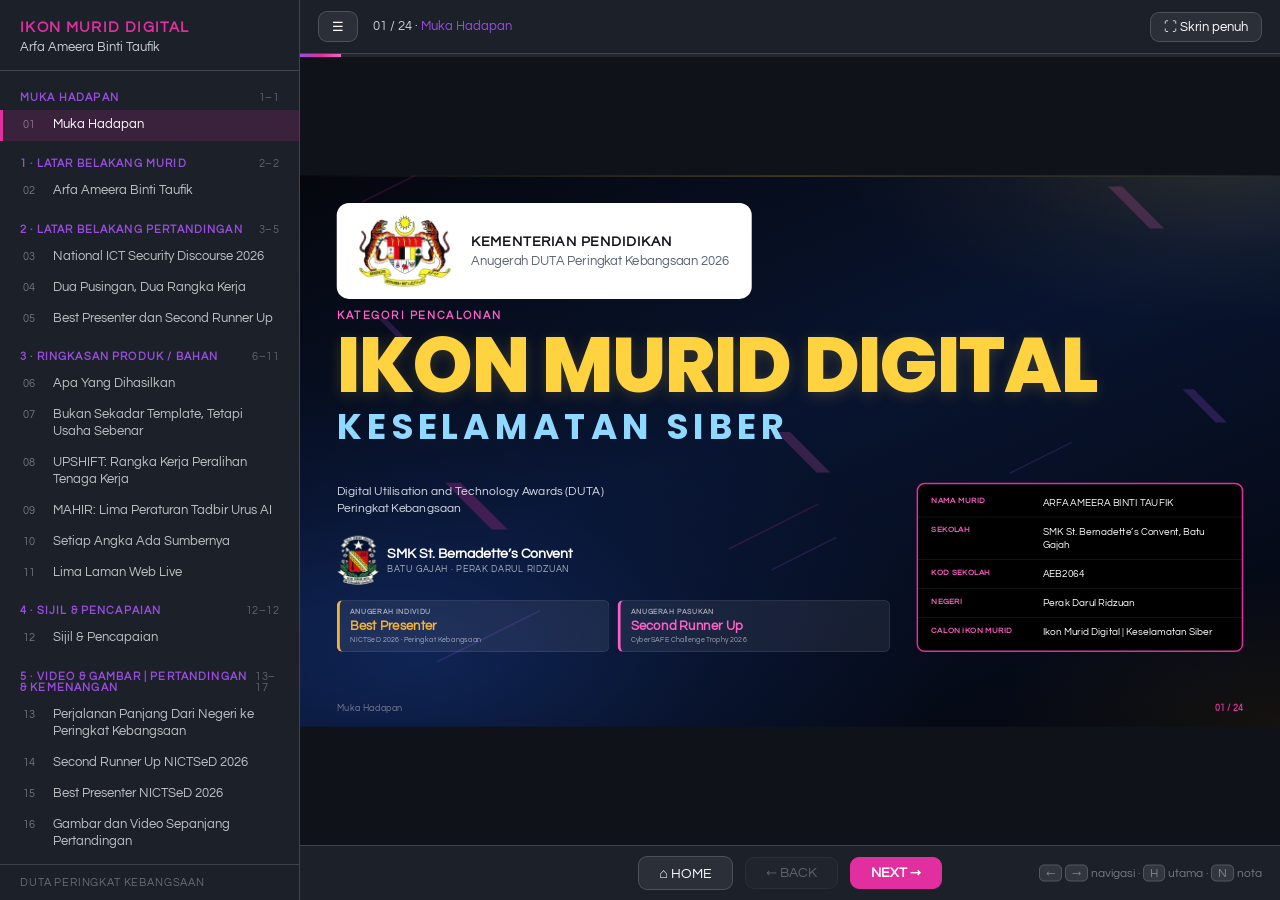
<file: duta.html>
<!doctype html>
<html lang="ms">
<head>
<meta charset="utf-8">
<title>Ikon Murid Digital &middot; Arfa Ameera Binti Taufik</title>
<meta name="viewport" content="width=device-width,initial-scale=1">
<meta name="robots" content="noindex,nofollow,noarchive">
<meta name="description" content="Pencalonan Ikon Murid Digital, Anugerah DUTA Peringkat Kebangsaan 2026. SMK St. Bernadette's Convent, Perak Darul Ridzuan.">
<meta property="og:type" content="website">
<meta property="og:url" content="https://brotaufik.github.io/ikon-murid-digital/duta.html">
<meta property="og:title" content="Ikon Murid Digital &middot; Arfa Ameera Binti Taufik">
<meta property="og:description" content="Pencalonan Ikon Murid Digital, Anugerah DUTA Peringkat Kebangsaan 2026. Best Presenter dan 2nd Runner Up NICTSeD 2026.">
<meta property="og:site_name" content="Ikon Murid Digital">
<meta property="og:image" content="https://brotaufik.github.io/ikon-murid-digital/og-ikon-v5.jpg">
<meta property="og:image:secure_url" content="https://brotaufik.github.io/ikon-murid-digital/og-ikon-v5.jpg">
<meta property="og:image:type" content="image/jpeg">
<meta property="og:image:width" content="1200">
<meta property="og:image:height" content="630">
<meta property="og:image:alt" content="Kad pencalonan Ikon Murid Digital, Arfa Ameera Binti Taufik">
<meta name="twitter:card" content="summary_large_image">
<meta name="twitter:image" content="https://brotaufik.github.io/ikon-murid-digital/og-ikon-v5.jpg">
<link rel="image_src" href="https://brotaufik.github.io/ikon-murid-digital/og-ikon-v5.jpg">
<style>html,body{margin:0;height:100%;background:#313842;color:#fff;font-family:'Trebuchet MS',sans-serif}
body{display:flex;align-items:center;justify-content:center;text-align:center}
a{color:#FF5FC8;font-weight:700}</style>
<script>location.replace("./#1");</script>
</head>
<body>
<p>Membuka pembentangan Ikon Murid Digital&hellip;<br><a href="./#1">Klik di sini jika tidak dibuka secara automatik</a></p>
</body>
</html>
</file>
